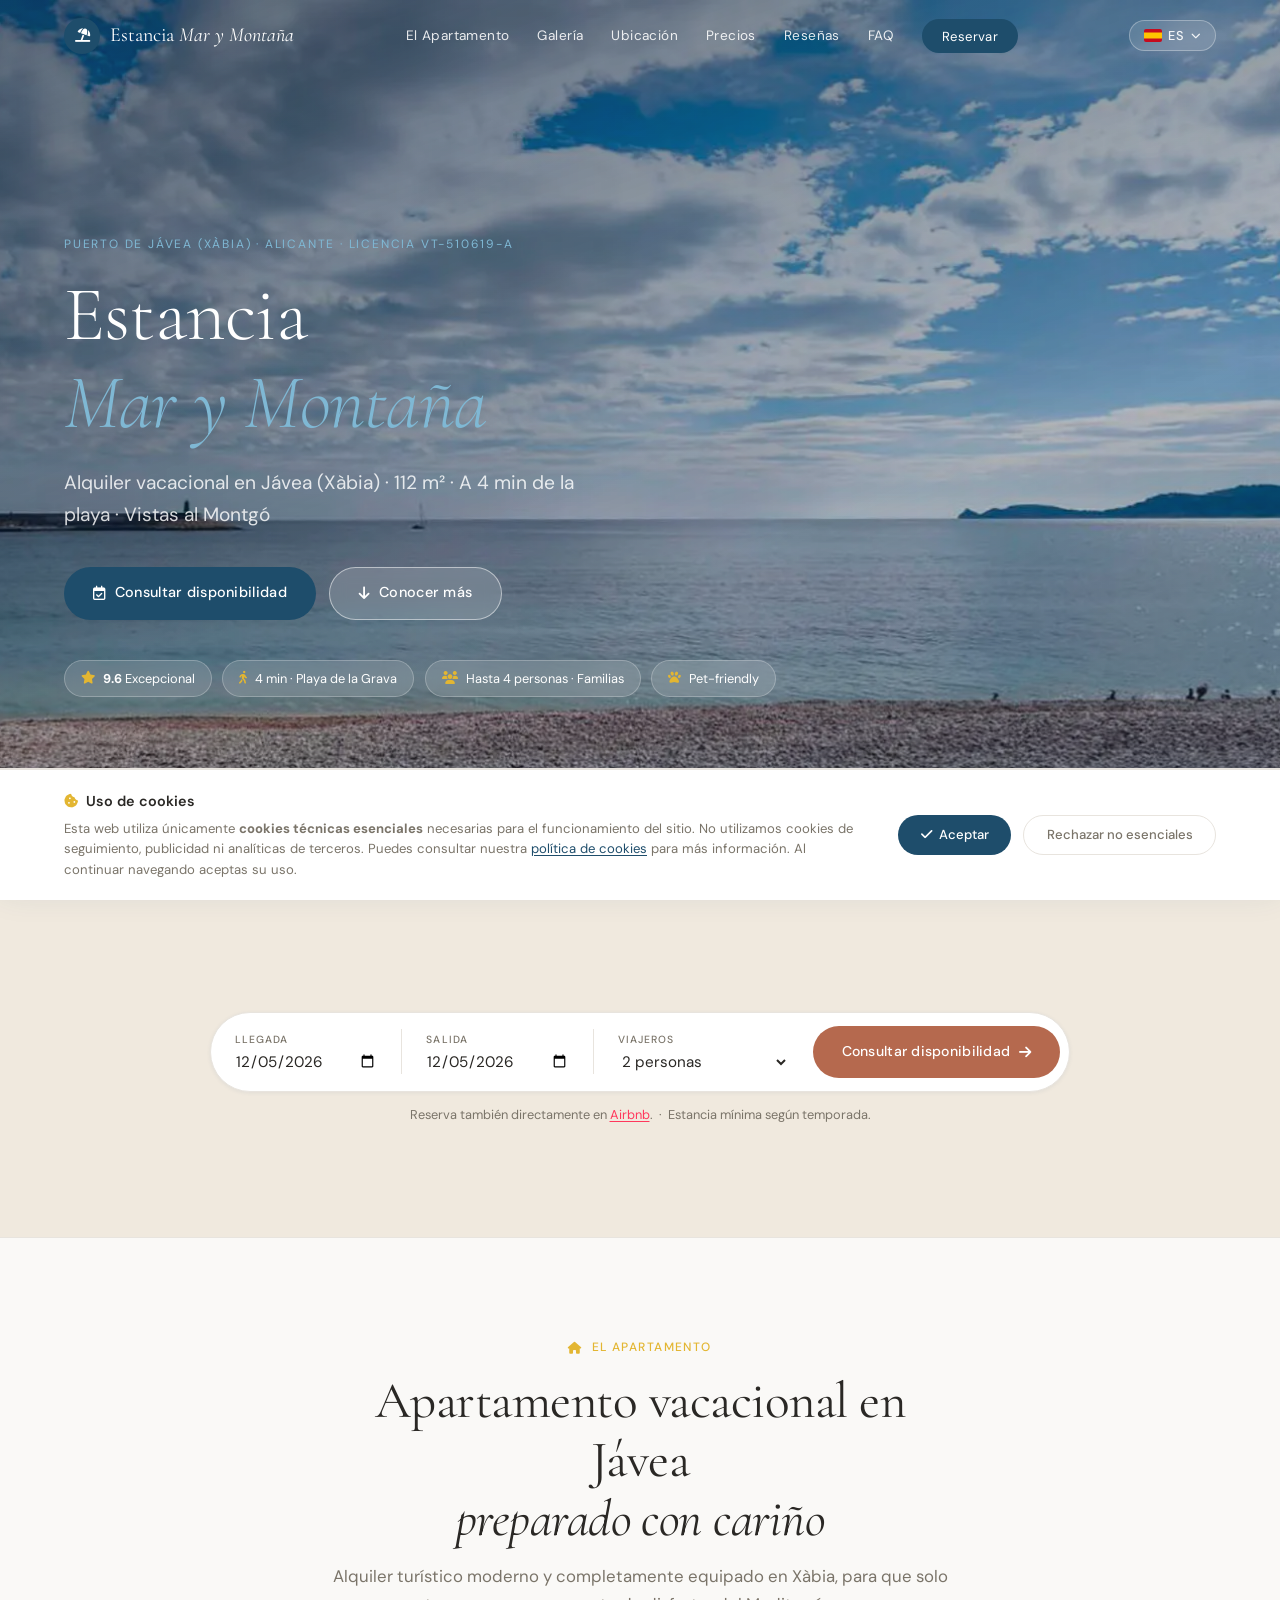
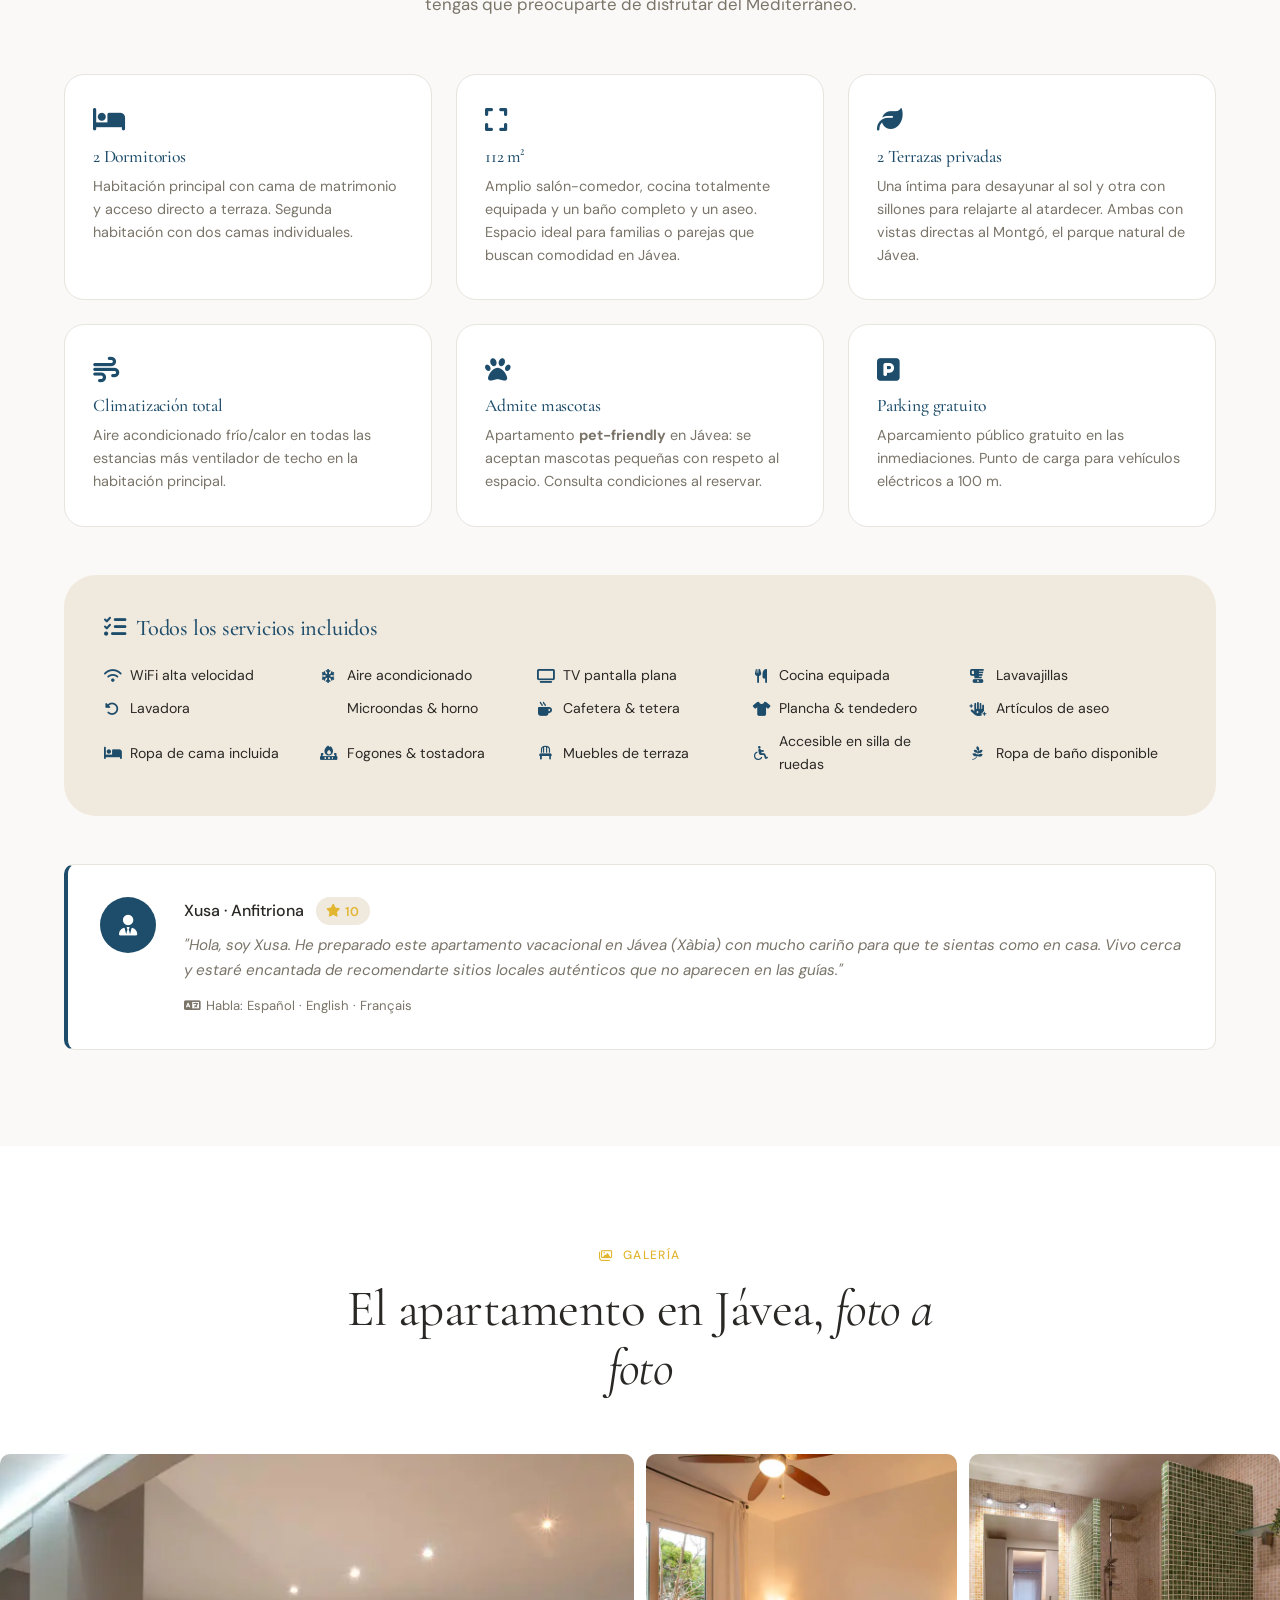
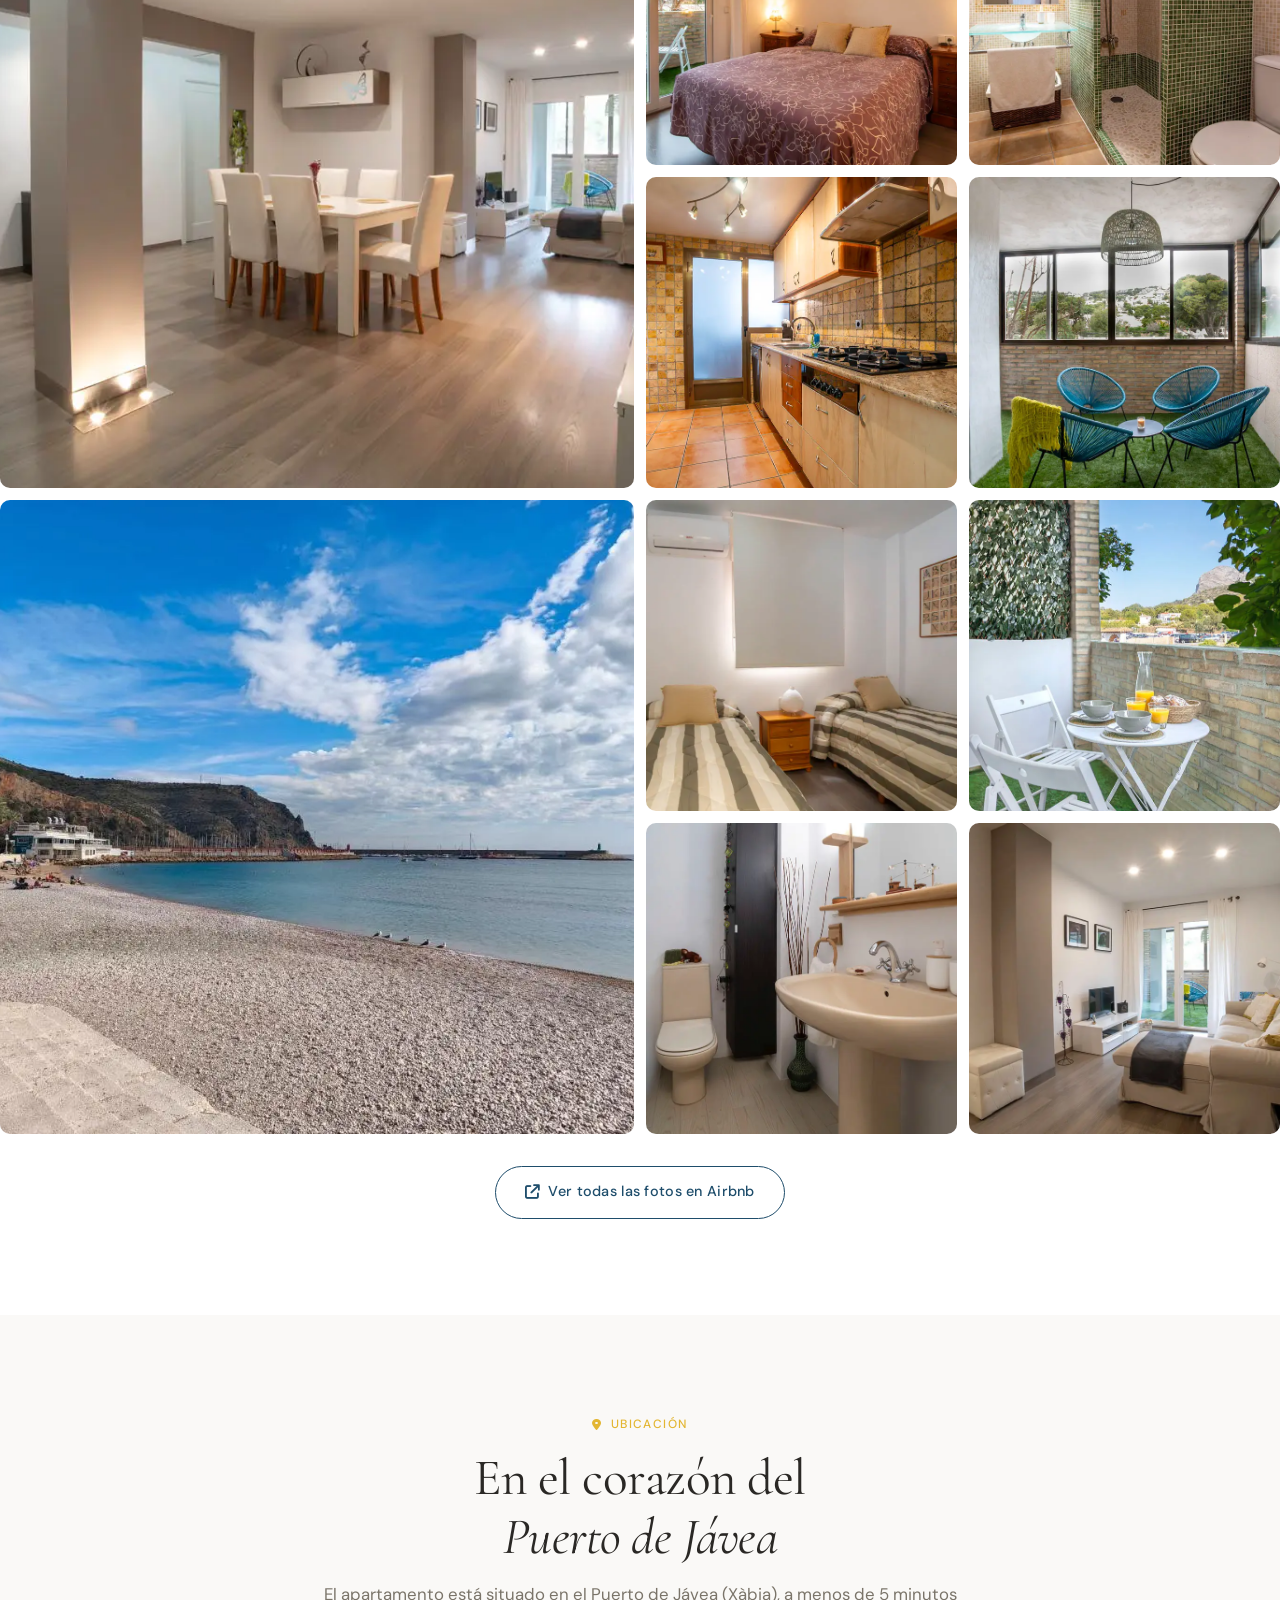
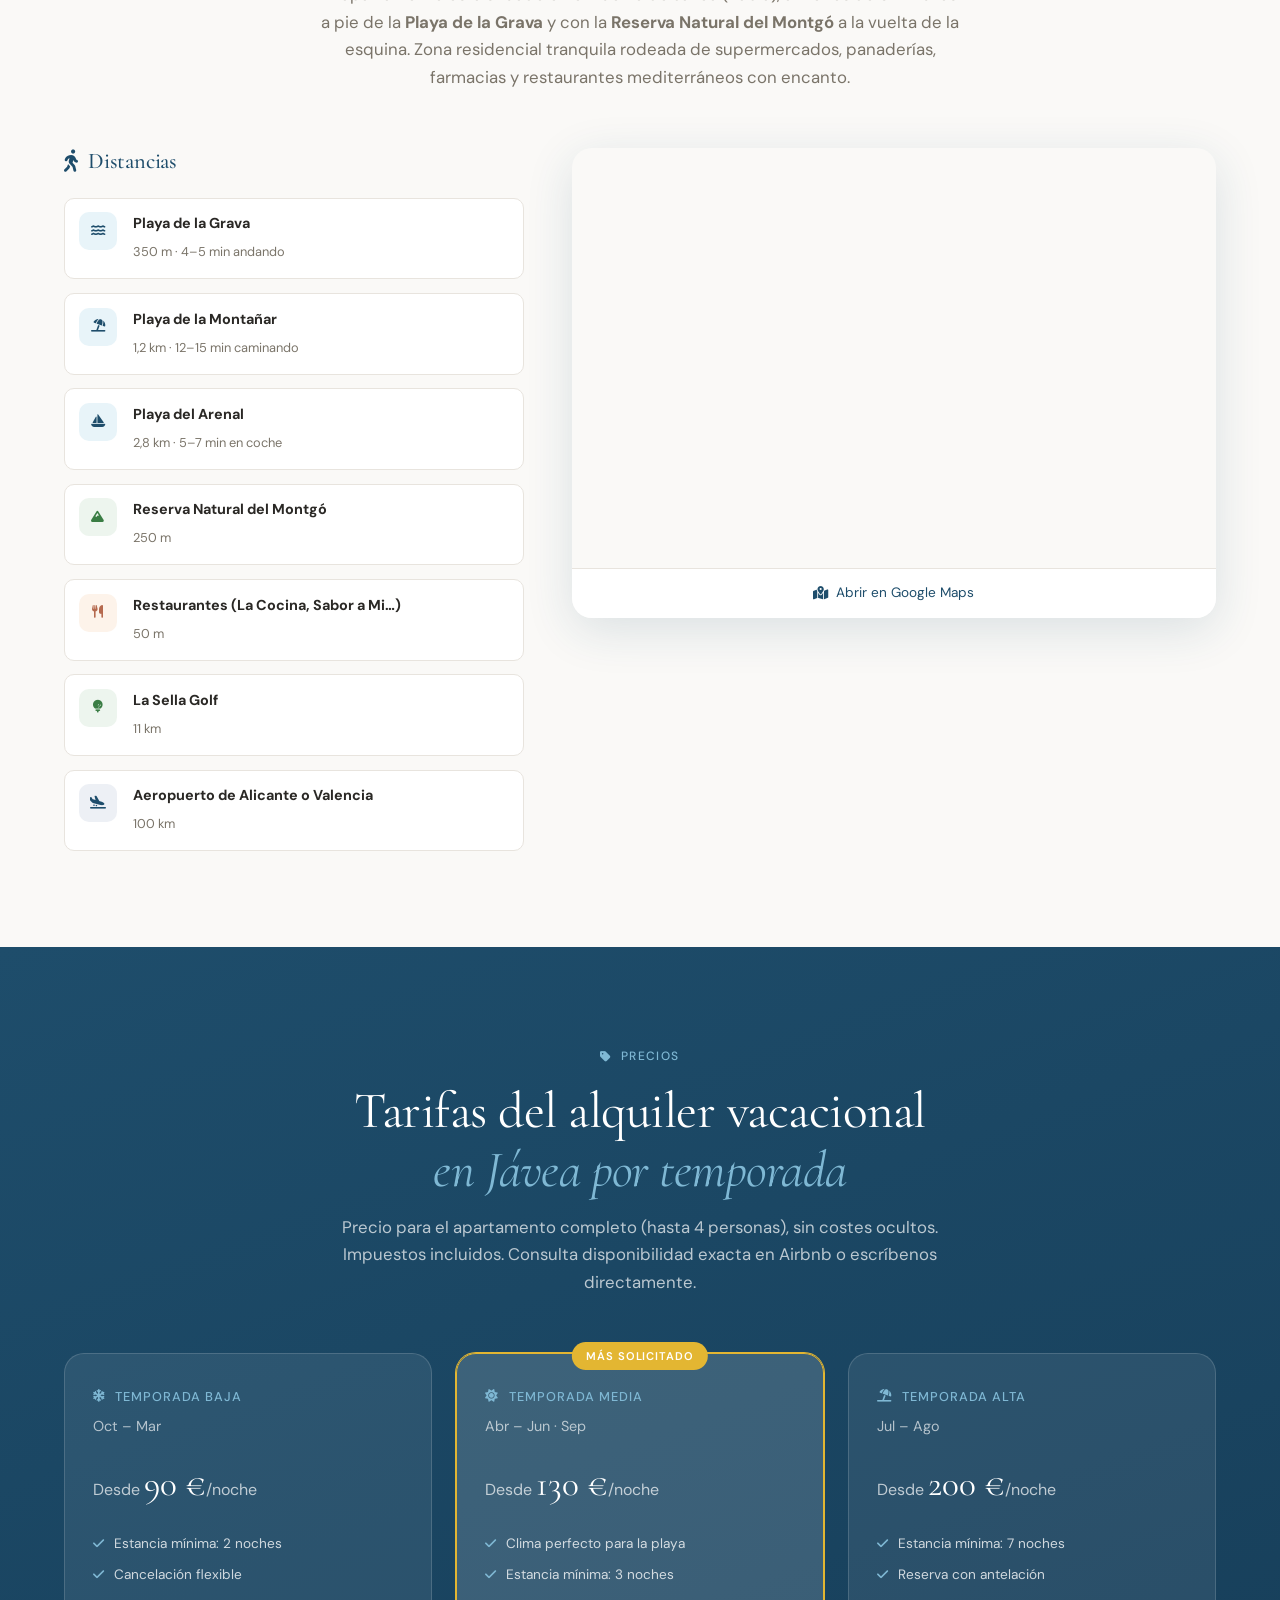
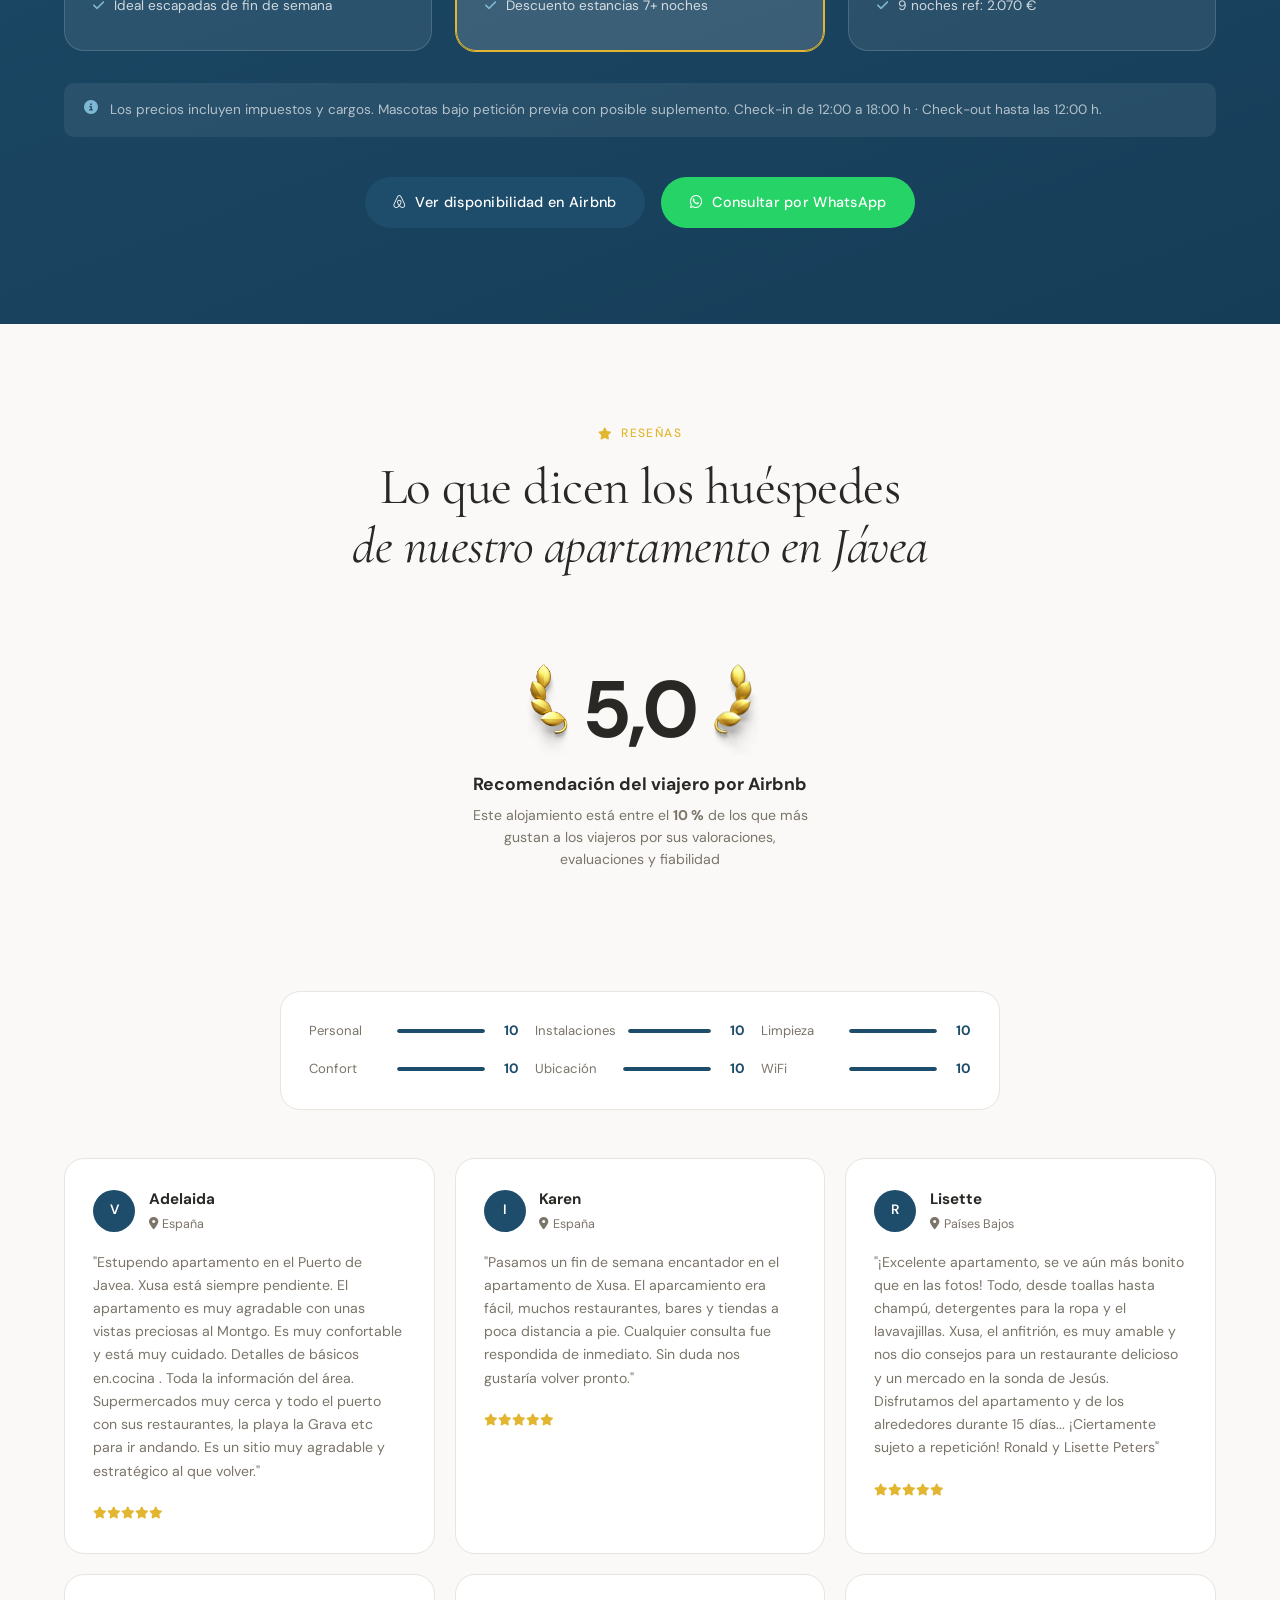
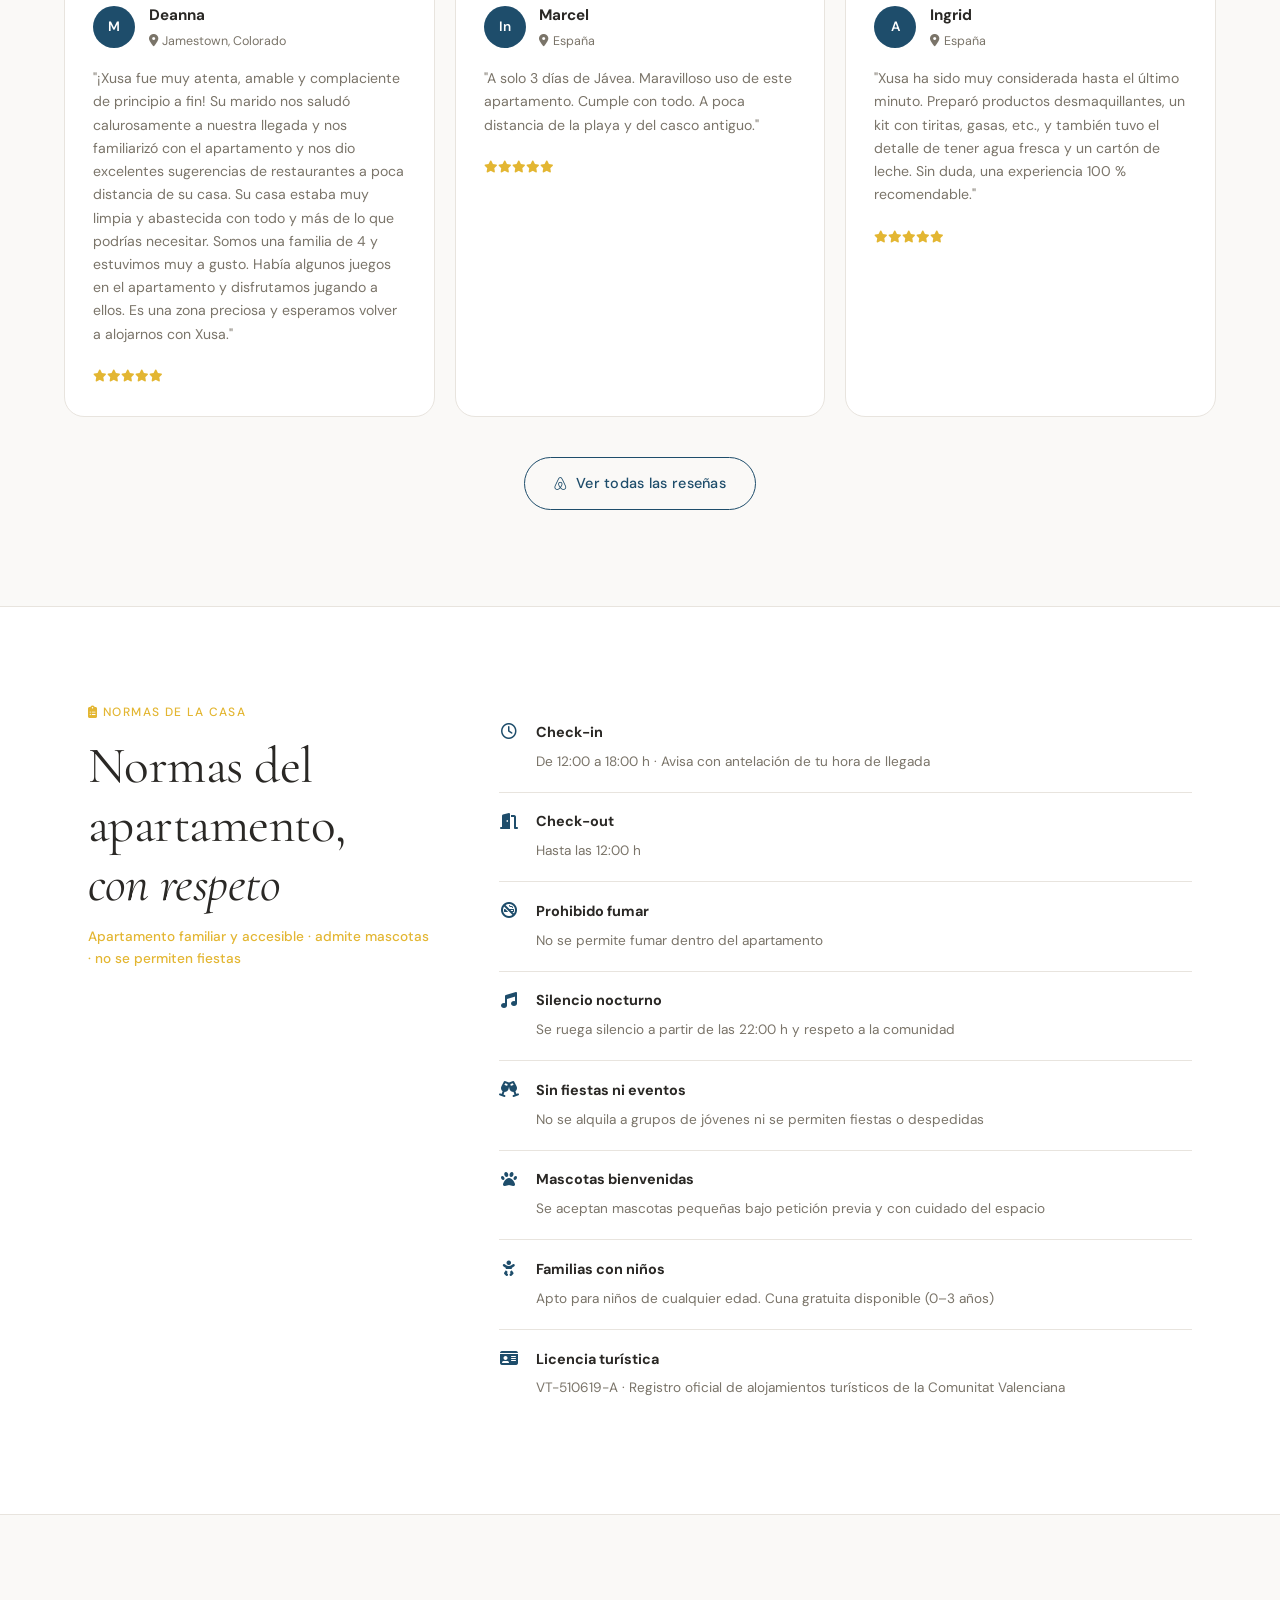
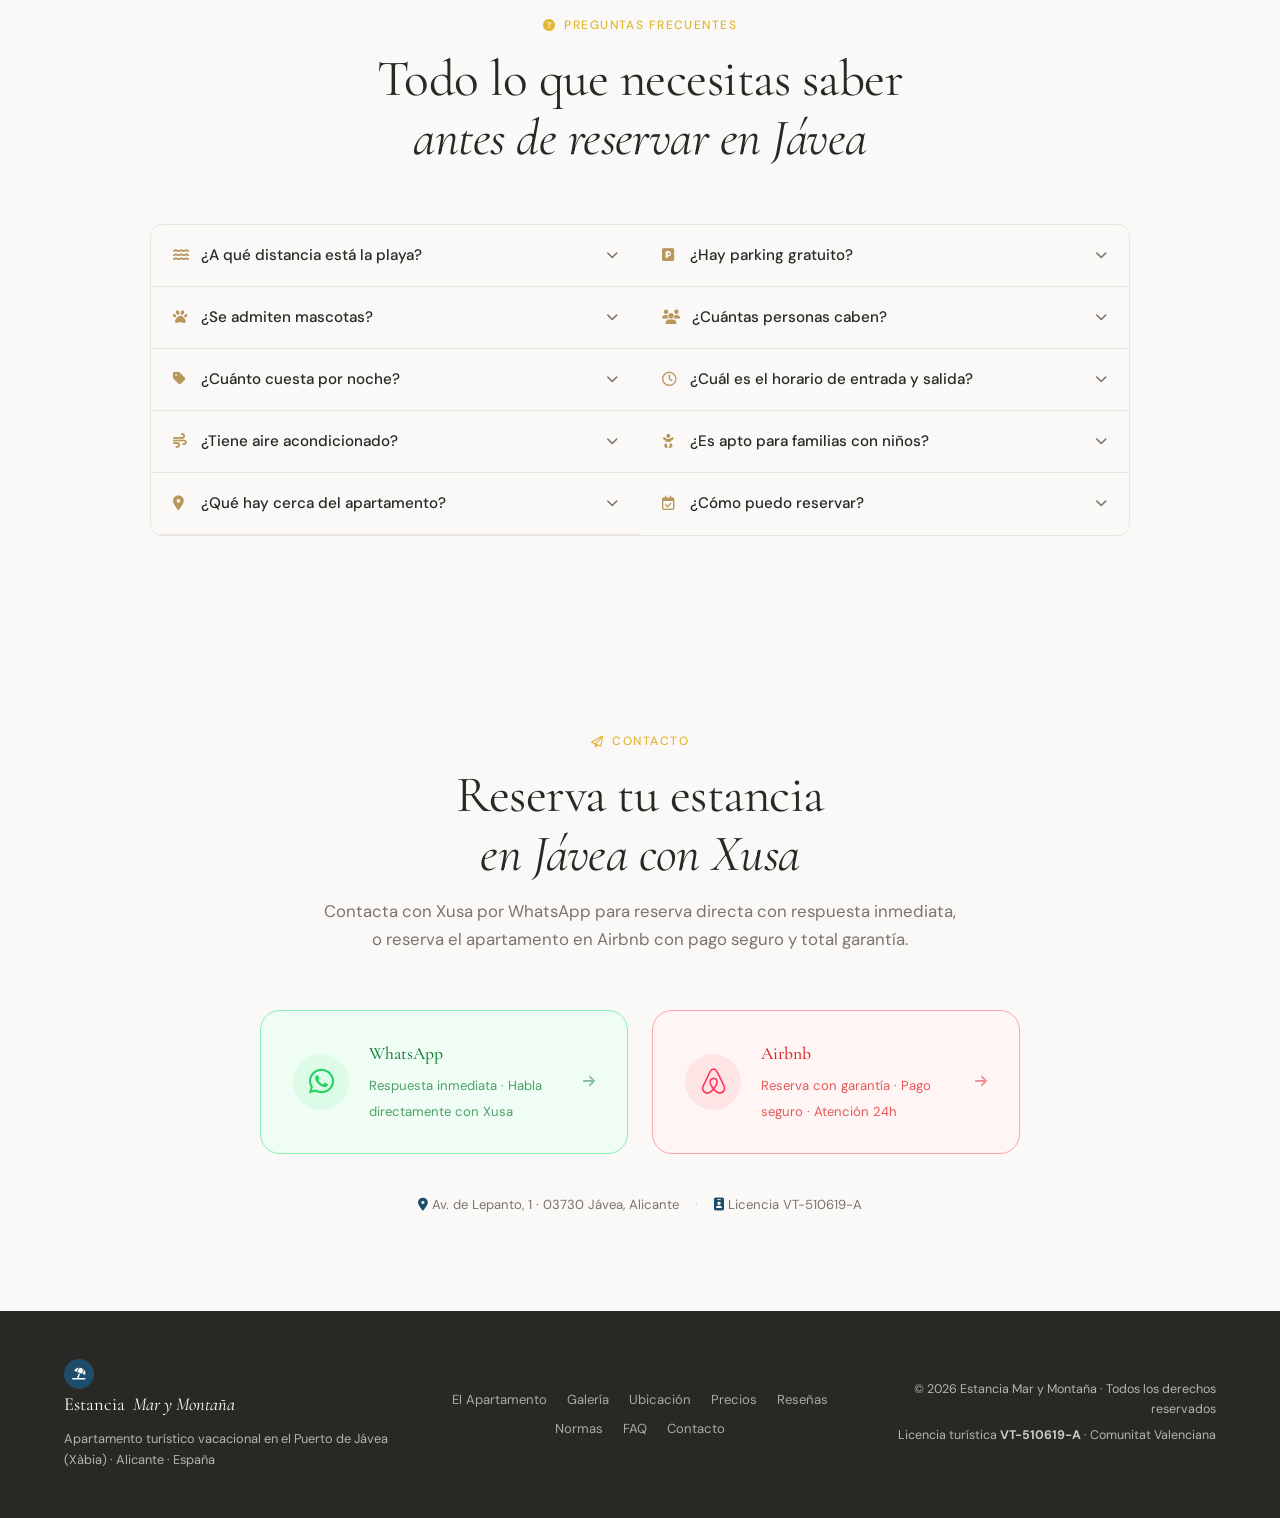
<file: index.html>
<!DOCTYPE html>
<html lang="es">
<head>
  <meta charset="UTF-8" />
  <meta name="viewport" content="width=device-width, initial-scale=1.0" />

  <title>Estancia Mar y Montaña – Apartamento en Jávea</title>
  <meta name="description" content="Apartamento turístico en el Puerto de Jávea. 2 habitaciones · 2 terrazas · Vistas al Montgó · 4 min de la playa." />
  <meta name="robots" content="noindex, follow" />

  <!--
    ═══════════════════════════════════════════════════════════
    INDEX RAÍZ – Redirección por idioma del navegador
    ─────────────────────────────────────────────────────────
    Este archivo NO tiene contenido visible.
    Su única función es detectar el idioma del navegador
    y redirigir al directorio de idioma correcto.

    PARA AÑADIR UN NUEVO IDIOMA:
      1. Duplica la carpeta de idioma:  cp -r es/ en/
      2. Traduce todo el contenido de   en/index.html
      3. En el bloque LANG_MAP de abajo, añade la entrada:
            'en': 'en',
         y también variantes regionales si se necesitan:
            'en-US': 'en', 'en-GB': 'en',
      4. Descomenta la línea <link rel="alternate hreflang>
         correspondiente en este archivo Y en todos los
         index.html de las demás carpetas de idioma.
      5. Actualiza x-default al idioma más relevante
         si el español deja de ser el principal.
    ═══════════════════════════════════════════════════════════
  -->

  <!-- hreflang raíz -->
  <link rel="alternate" hreflang="es"        href="https://www.estanciamarymontana.com/es/" />
  <!-- <link rel="alternate" hreflang="en"     href="https://www.estanciamarymontana.com/en/" /> -->
  <!-- <link rel="alternate" hreflang="fr"     href="https://www.estanciamarymontana.com/fr/" /> -->
  <link rel="alternate" hreflang="x-default" href="https://www.estanciamarymontana.com/es/" />

  <!-- Fallback meta-refresh si JS está desactivado -->
  <meta http-equiv="refresh" content="0;url=es/" />

  <style>
    html, body { margin: 0; padding: 0; }
    body {
      font-family: Georgia, serif;
      background: #faf9f7;
      display: flex;
      align-items: center;
      justify-content: center;
      min-height: 100vh;
      color: #7a7469;
      font-size: .9rem;
    }
    .loader { text-align: center; opacity: 0; animation: fadeIn .4s .2s forwards; }
    .loader-icon { font-size: 2rem; margin-bottom: .75rem; }
    @keyframes fadeIn { to { opacity: 1; } }
  </style>
</head>
<body>
  <div class="loader" aria-live="polite">
    <div class="loader-icon">🏖️</div>
    <p>Redirigiendo…</p>
  </div>

  <script>
    (function () {
      /*
       * LANG_MAP
       * Clave  → código de idioma del navegador (navigator.language)
       * Valor  → nombre de la carpeta en este proyecto
       *
       * Añade entradas aquí al crear nuevas carpetas de idioma.
       */
      var LANG_MAP = {
        'es':    'es',
        'es-ES': 'es',
        'es-MX': 'es',
        'es-AR': 'es',
        'es-CO': 'es',
        'es-CL': 'es',
        /* 'en':    'en',   ← descomentar al crear carpeta en/ */
        /* 'en-US': 'en',   */
        /* 'en-GB': 'en',   */
        /* 'fr':    'fr',   ← descomentar al crear carpeta fr/ */
        /* 'fr-FR': 'fr',   */
        /* 'fr-BE': 'fr',   */
      };

      /* Idioma por defecto si el navegador no coincide con ninguna entrada */
      var DEFAULT_LANG = 'es';

      /* ── Detección ── */
      var langs = (navigator.languages && navigator.languages.length)
        ? Array.from(navigator.languages)
        : (navigator.language ? [navigator.language] : []);

      var target = DEFAULT_LANG;
      for (var i = 0; i < langs.length; i++) {
        var lang = langs[i];
        if (LANG_MAP[lang])             { target = LANG_MAP[lang]; break; }
        var prefix = lang.split('-')[0];
        if (LANG_MAP[prefix])           { target = LANG_MAP[prefix]; break; }
      }

      /* Redirigir preservando query string y hash */
      window.location.replace(target + '/' + window.location.search + window.location.hash);
    })();
  </script>
</body>
</html>
</file>
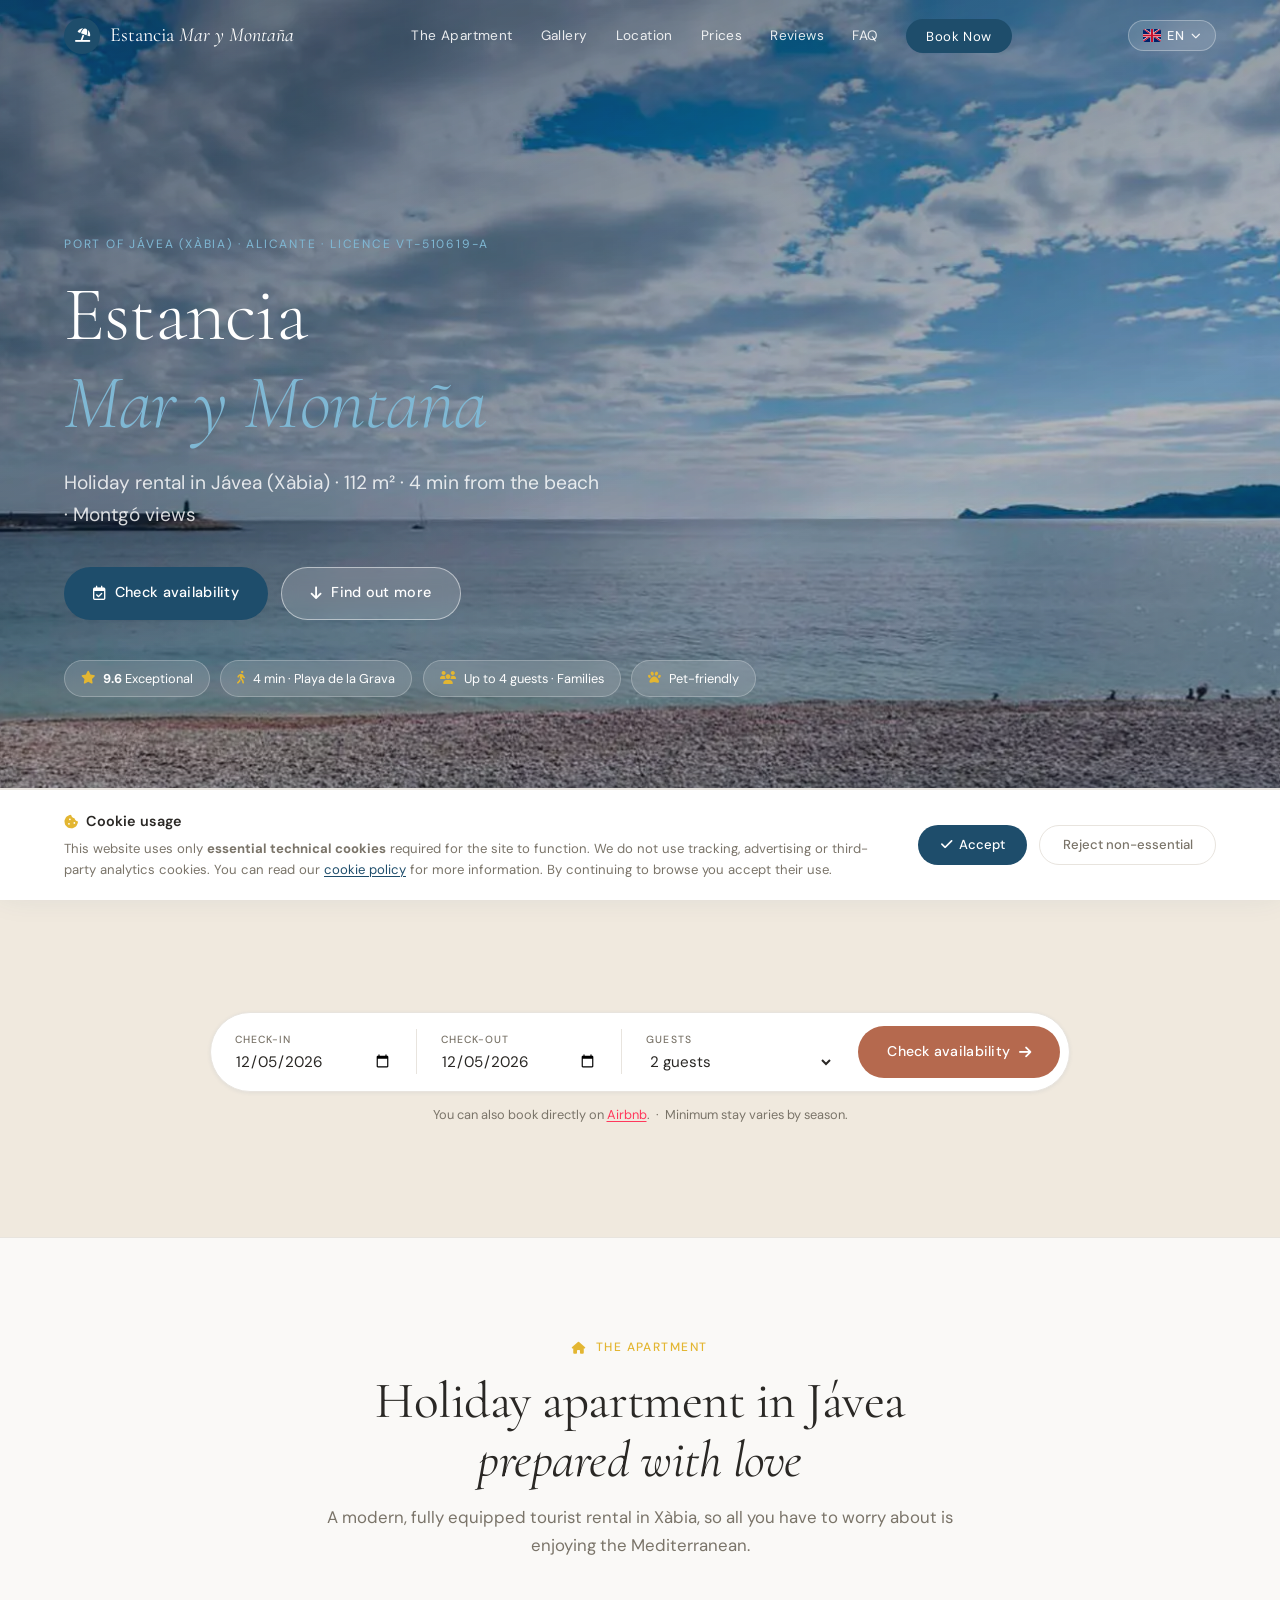
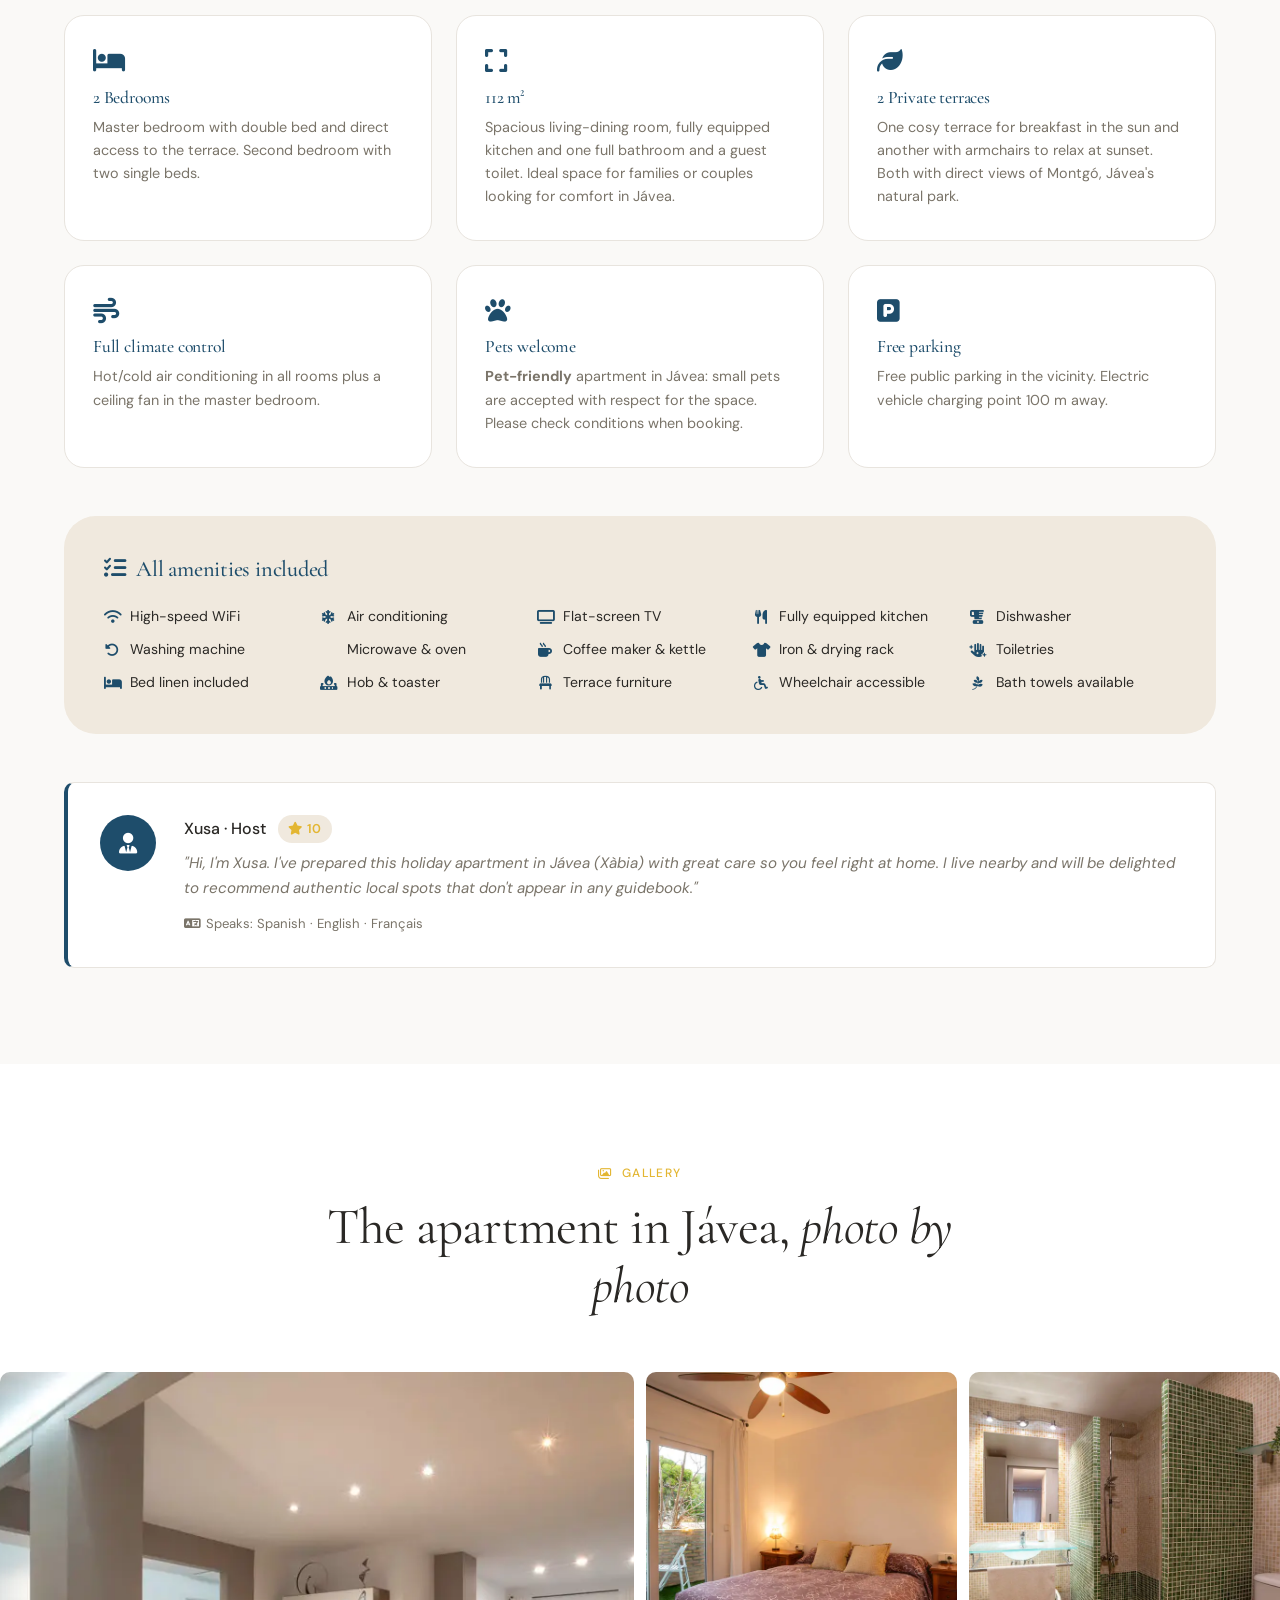
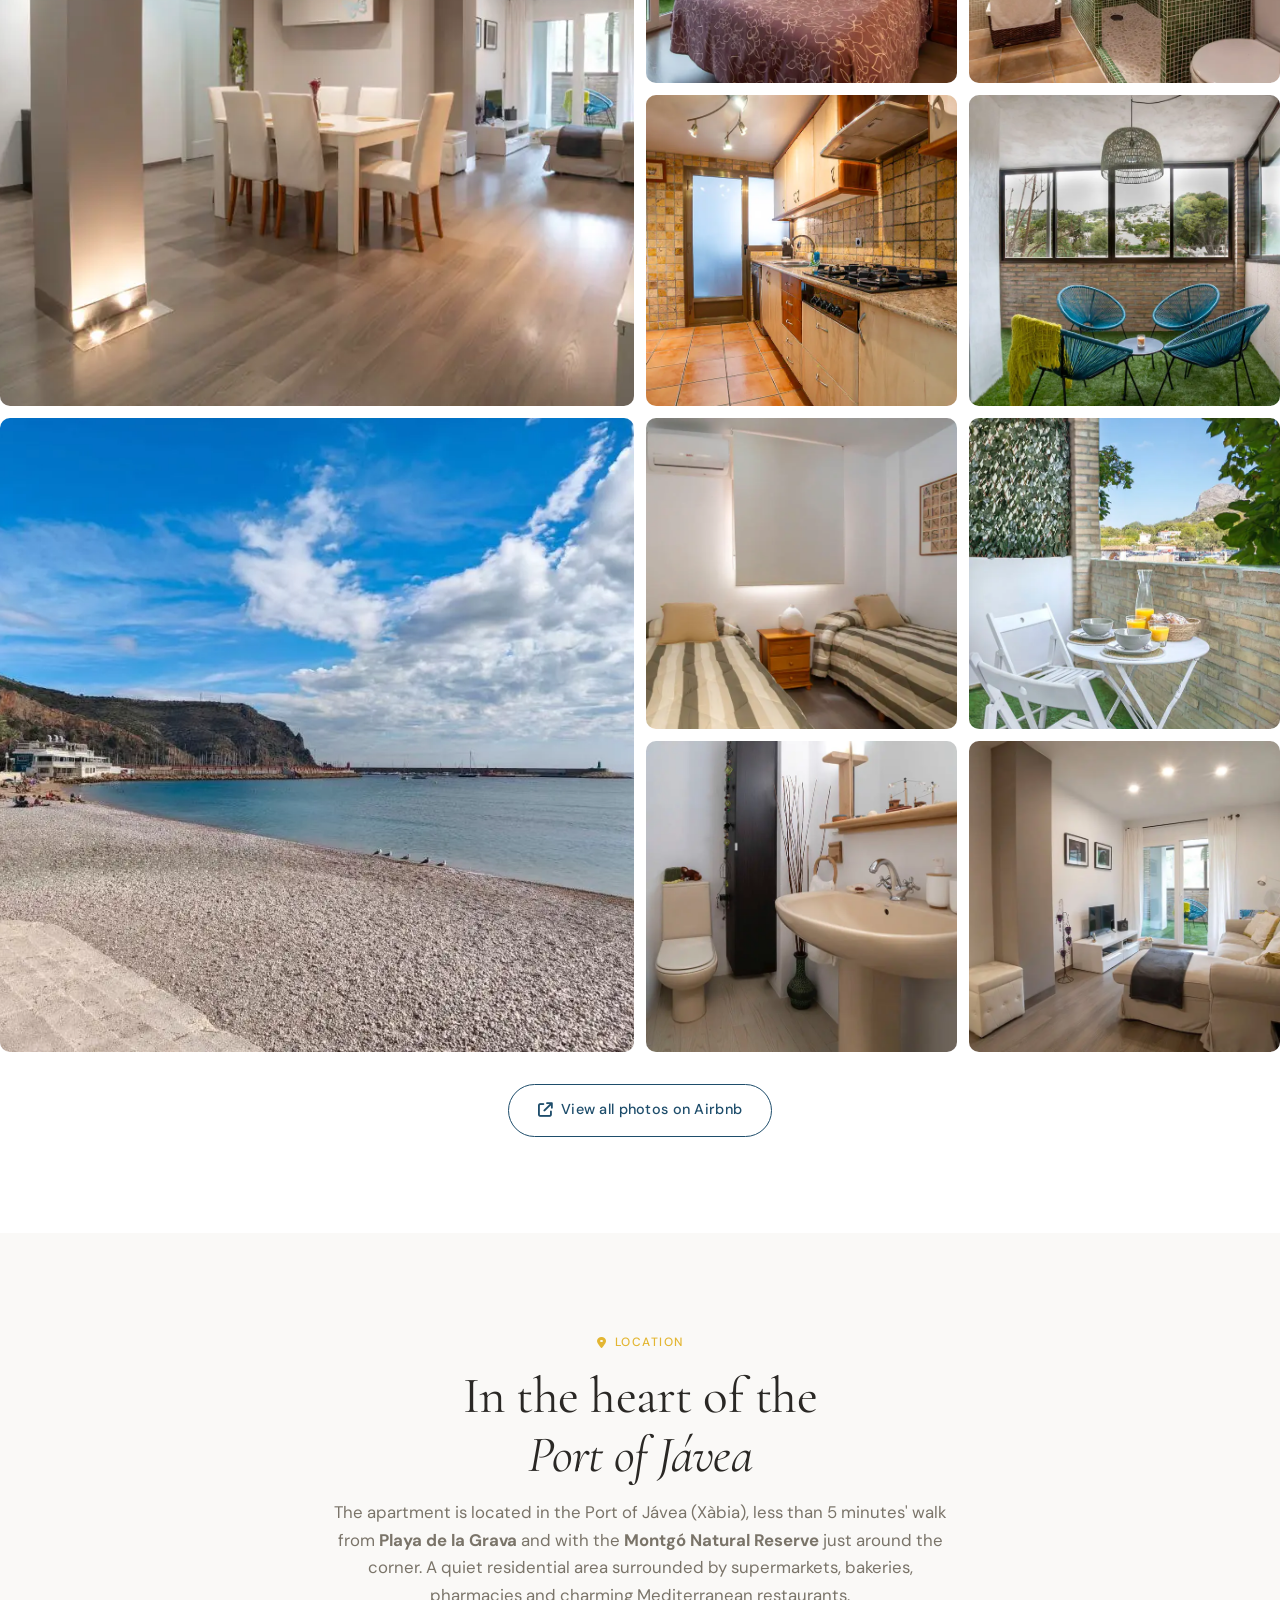
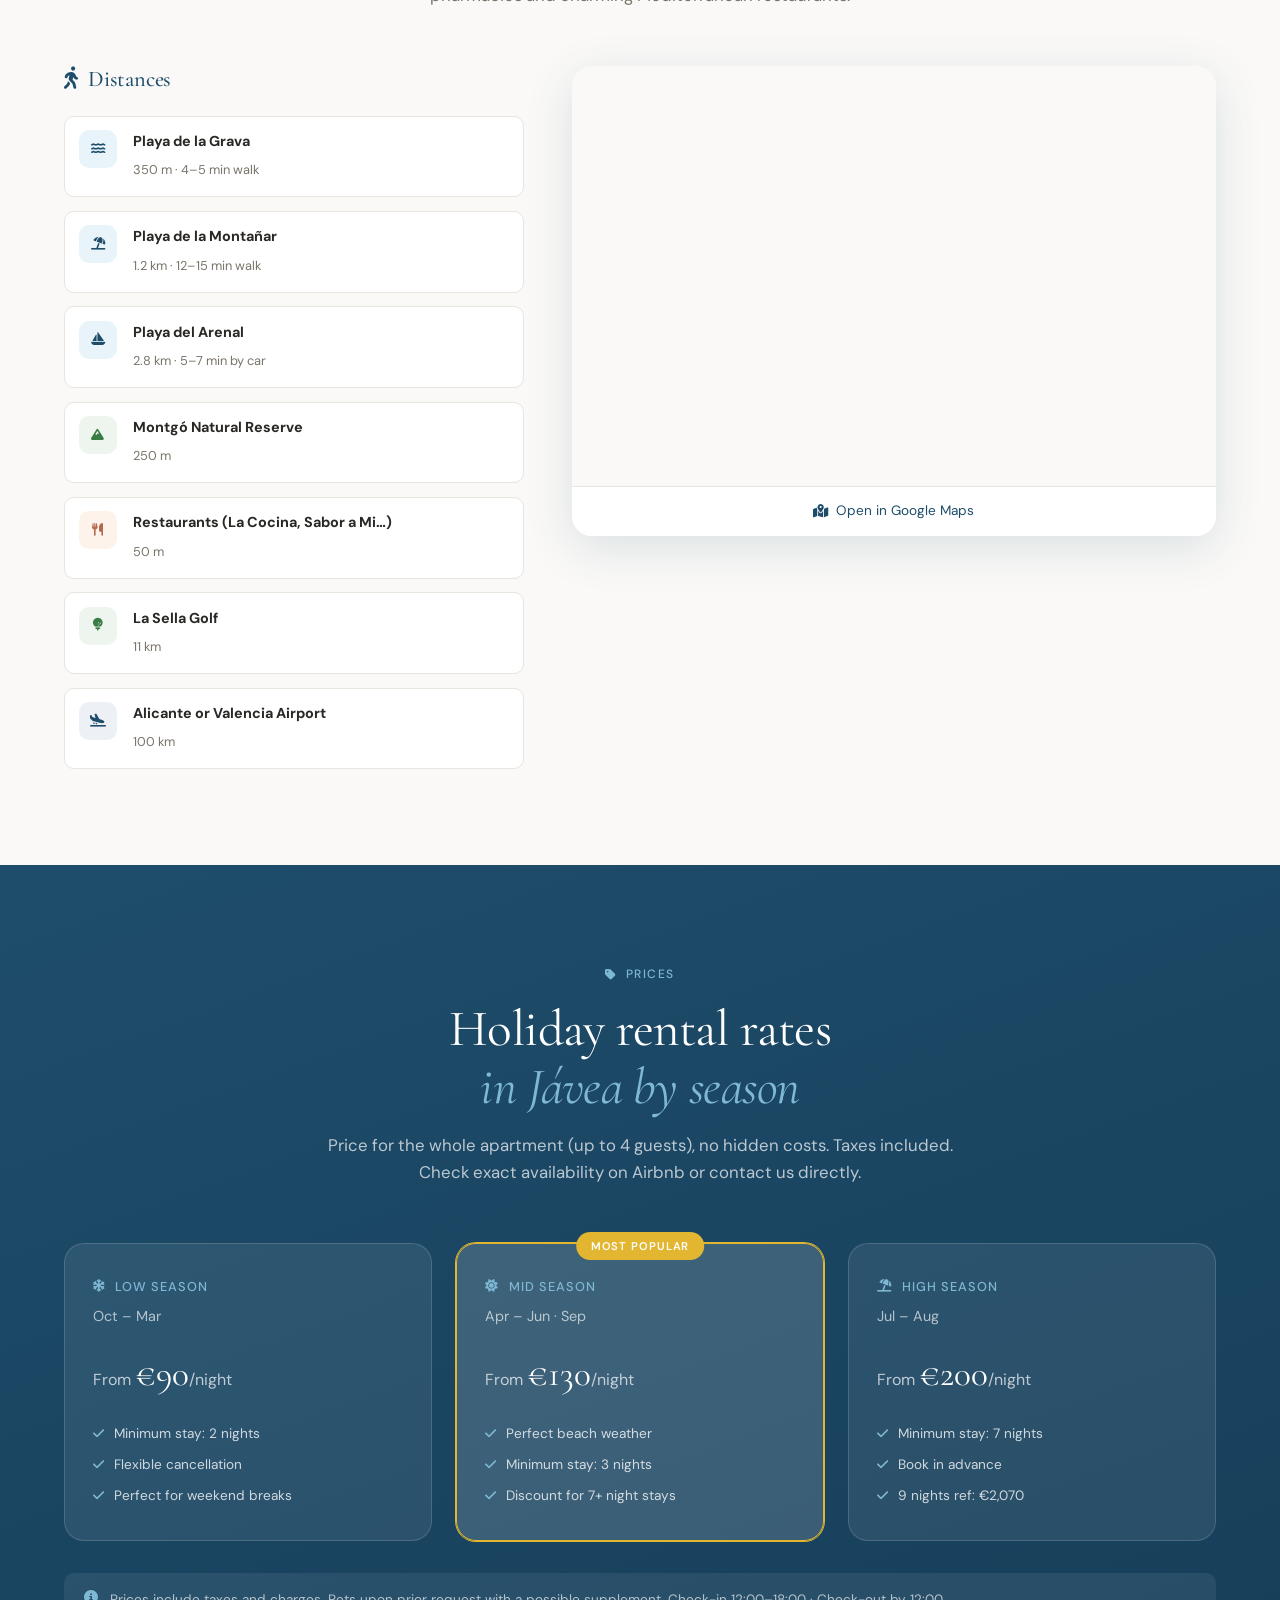
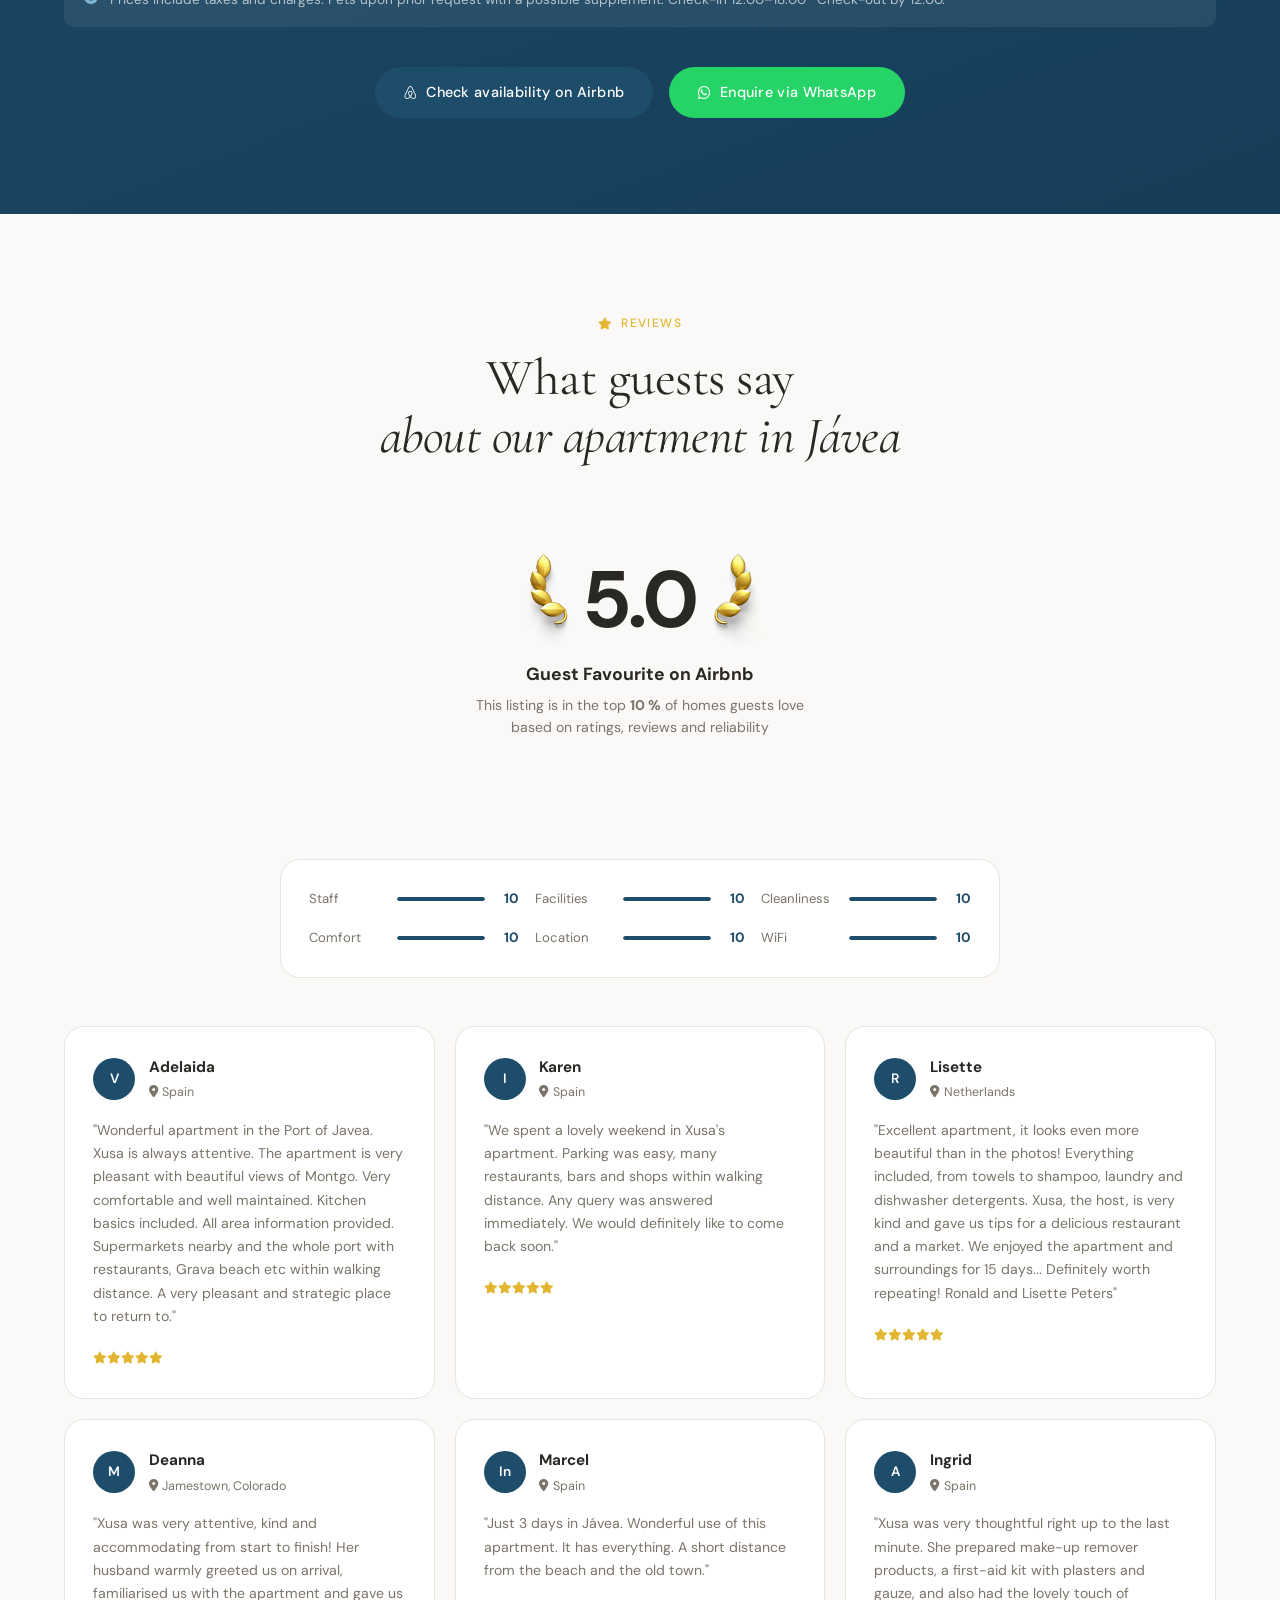
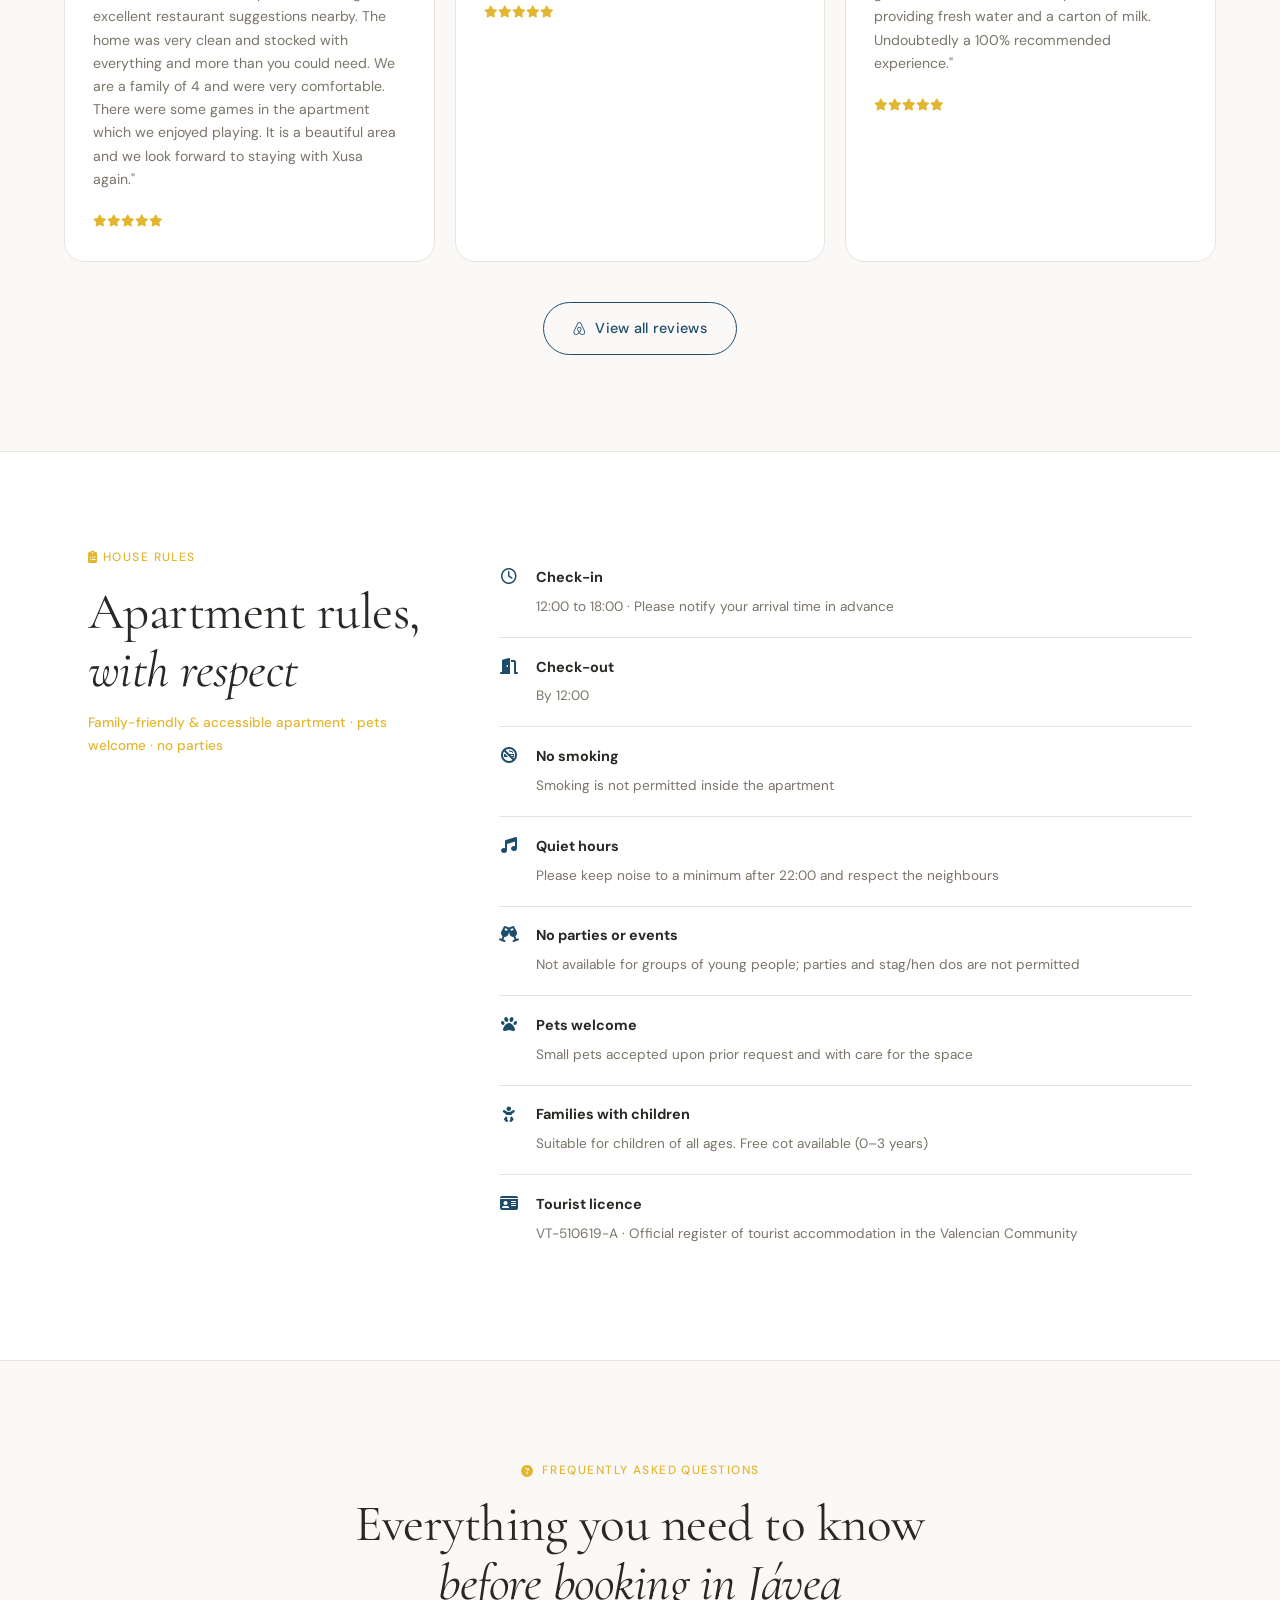
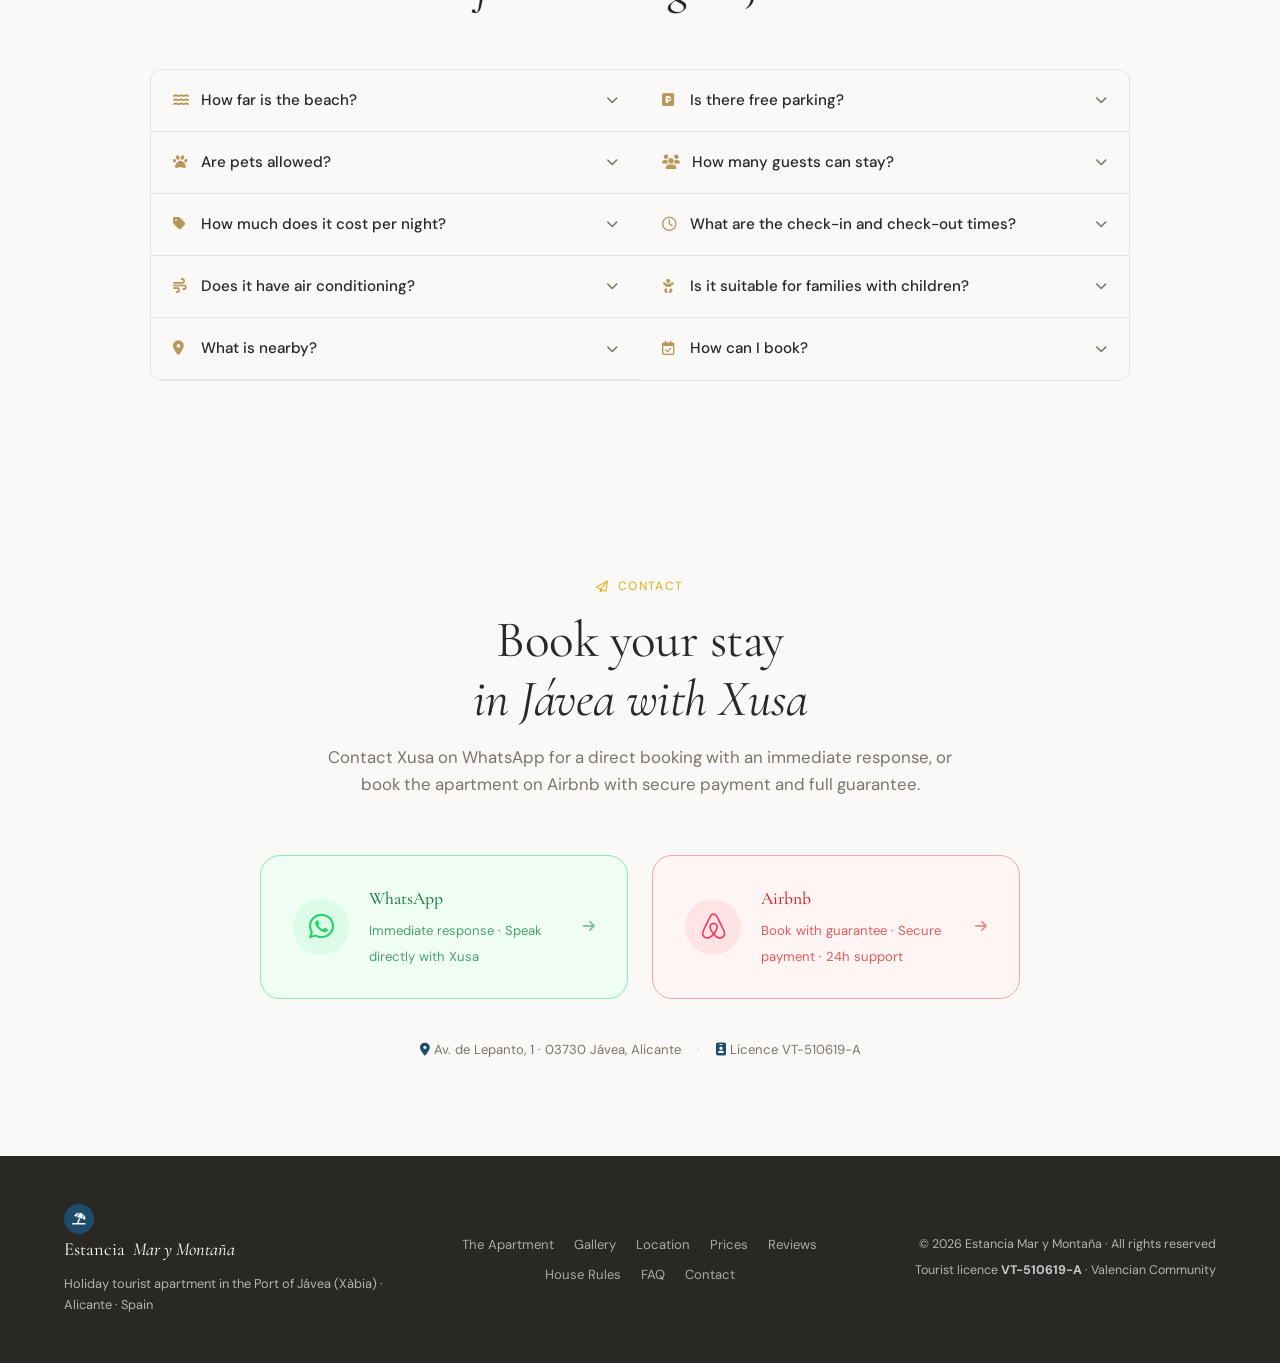
<file: en/index.html>
<!DOCTYPE html>
<html lang="en">
<head>
  <meta charset="UTF-8" />
  <meta name="viewport" content="width=device-width, initial-scale=1.0" />

  <!-- SEO Primary -->
  <title>Holiday Apartment in Jávea (Xàbia) · 2 bed · Grava Beach 4 min | Estancia Mar y Montaña</title>
  <meta name="description" content="Holiday rental in Jávea (Xàbia) · 112 m² · 2 bedrooms · 2 terraces with Montgó views · 4 min to Playa de la Grava · pet-friendly · free parking · from €90/night." />
  <meta name="keywords" content="holiday apartment Jávea, tourist rental Xàbia, Jávea port apartment, family apartment Jávea, beach rental Jávea, pet-friendly Jávea, Estancia Mar y Montaña, Montgó apartment, July August rental Jávea" />
  <meta name="author" content="Xusa – Estancia Mar y Montaña" />

  <!-- Canonical: this version is /en/ -->
  <link rel="canonical" href="https://www.estanciamarymontana.com/en/" />

  <!--
    ═══════════════════════════════════════════════════════════
    HREFLANG – SEO Internationalisation
    Instructions to add a new language:
      1. Duplicate the es/ folder → en/ (or fr/, de/, etc.)
      2. Translate the content of en/index.html
      3. Add a hreflang line here for the new language:
         <link rel="alternate" hreflang="en" href="https://www.estanciamarymontana.com/en/" />
      4. Replicate this hreflang block in ALL index.html files
         across all languages (including the root)
    ═══════════════════════════════════════════════════════════
  -->
  <link rel="alternate" hreflang="es"    href="https://www.estanciamarymontana.com/es/" />
  <link rel="alternate" hreflang="en"    href="https://www.estanciamarymontana.com/en/" />
  <link rel="alternate" hreflang="fr" href="https://www.estanciamarymontana.com/fr/" />
  <link rel="alternate" hreflang="x-default" href="https://www.estanciamarymontana.com/es/" />
  <link rel="icon" href="/img/favicon.ico" type="image/x-icon" />
  <link rel="apple-touch-icon" href="/img/apple-touch-icon.png" />
  <link rel="sitemap" type="application/xml" href="/sitemap.xml" />

  <!-- GEO Meta Tags -->
  <meta name="geo.region" content="ES-VC" />
  <meta name="geo.placename" content="Jávea (Xàbia), Alicante, Spain" />
  <meta name="geo.position" content="38.7876;0.1643" />
  <meta name="ICBM" content="38.7876, 0.1643" />

  <!-- Open Graph -->
  <meta property="og:type" content="website" />
  <meta property="og:title" content="Holiday Apartment in Jávea (Xàbia) · 2 bed · Terrace · Beach 4 min | Estancia Mar y Montaña" />
  <meta property="og:description" content="112 m² · 2 bedrooms · 2 terraces with Montgó views · Playa de la Grava 4 min away · Pet-friendly · Free parking · From €90/night" />
  <meta property="og:url" content="https://www.estanciamarymontana.com/en/" />
  <meta property="og:locale" content="en_GB" />
  <meta property="og:locale:alternate" content="es_ES" />
  <!-- og:image: once the domain is live, replace with the absolute URL of your own image: -->
       <meta property="og:image" content="https://estanciamarymontana.com/img/Terraza-exterior.webp" />
       <meta property="og:image:width" content="1920" />
       <meta property="og:image:height" content="1080" />
       <meta property="og:image:alt" content="Terrace of the Estancia Mar y Montaña holiday apartment in Jávea with Montgó views" />
 
  <meta property="og:image" content="https://estanciamarymontana.com/img/Terraza-exterior.webp" />
  <meta property="og:site_name" content="Estancia Mar y Montaña" />

  <!-- Twitter Card -->
  <meta name="twitter:card" content="summary_large_image" />
  <meta name="twitter:title" content="Holiday Apartment in Jávea (Xàbia) · Beach 4 min · Pet-friendly | Estancia Mar y Montaña" />
  <meta name="twitter:description" content="112 m² · 2 bed · 2 terraces with Montgó views · Playa de la Grava 4 min away · Free parking · From €90/night." />
  <!-- twitter:image: replace with own absolute URL once domain is live -->
  <meta name="twitter:image" content="https://estanciamarymontana.com/img/Terraza-exterior.webp" />

<!-- ============================================================
     FULL SCHEMA LD+JSON BLOCK
     Replace the <script type="application/ld+json"> block in <head>
============================================================ -->
<script type="application/ld+json">
[
  {
    "@context": "https://schema.org",
    "@type": "LodgingBusiness",
    "name": "Estancia Mar y Montaña",
    "description": "112 m² tourist apartment in the port of Jávea with 2 bedrooms, 2 private terraces with Montgó views, 4 minutes' walk from Playa de la Grava. Air conditioning, free WiFi, free parking and pets welcome.",
    "url": "https://www.estanciamarymontana.com/",
    "telephone": "+34697359158",
    "address": {
      "@type": "PostalAddress",
      "streetAddress": "Av. de Lepanto, 1",
      "addressLocality": "Jávea",
      "addressRegion": "Alicante",
      "postalCode": "03730",
      "addressCountry": "ES"
    },
    "geo": {
      "@type": "GeoCoordinates",
      "latitude": 38.7876,
      "longitude": 0.1643
    },
    "hasMap": "https://maps.google.com/?q=38.7876,0.1643",
    "image": [
      "https://www.estanciamarymontana.com/img/hero-image.webp",
      "https://www.estanciamarymontana.com/img/Salon-comedor.webp",
      "https://www.estanciamarymontana.com/img/Terraza-vistas.webp",
      "https://www.estanciamarymontana.com/img/habitacion-principal.webp"
    ],
    "priceRange": "€€",
    "currenciesAccepted": "EUR",
    "paymentAccepted": "Credit card, bank transfer",
    "checkinTime": "12:00",
    "checkoutTime": "12:00",
    "amenityFeature": [
      {"@type": "LocationFeatureSpecification", "name": "Free WiFi", "value": true},
      {"@type": "LocationFeatureSpecification", "name": "Air conditioning", "value": true},
      {"@type": "LocationFeatureSpecification", "name": "Free parking", "value": true},
      {"@type": "LocationFeatureSpecification", "name": "Private terrace", "value": true},
      {"@type": "LocationFeatureSpecification", "name": "Pets allowed", "value": true},
      {"@type": "LocationFeatureSpecification", "name": "Dishwasher", "value": true},
      {"@type": "LocationFeatureSpecification", "name": "Washing machine", "value": true},
      {"@type": "LocationFeatureSpecification", "name": "Fully equipped kitchen", "value": true},
      {"@type": "LocationFeatureSpecification", "name": "Television", "value": true},
      {"@type": "LocationFeatureSpecification", "name": "Wheelchair accessible", "value": true},
      {"@type": "LocationFeatureSpecification", "name": "Cot available", "value": true},
      {"@type": "LocationFeatureSpecification", "name": "Bed linen included", "value": true}
    ],
    "aggregateRating": {
      "@type": "AggregateRating",
      "ratingValue": "4.8",
      "reviewCount": "9",
      "bestRating": "5",
      "worstRating": "1"
    },
    "review": [
      {
        "@type": "Review",
        "author": {"@type": "Person", "name": "Adelaida"},
        "reviewRating": {"@type": "Rating", "ratingValue": "5", "bestRating": "5"},
        "reviewBody": "Wonderful apartment in the Port of Javea. Xusa is always attentive. The apartment is very pleasant with beautiful views of Montgo. It is very comfortable and well maintained. Supermarkets nearby and the whole port with its restaurants, Grava beach etc within walking distance. It is a very pleasant and strategic place to return to.",
        "inLanguage": "en"
      },
      {
        "@type": "Review",
        "author": {"@type": "Person", "name": "Karen"},
        "reviewRating": {"@type": "Rating", "ratingValue": "5", "bestRating": "5"},
        "reviewBody": "We spent a lovely weekend in Xusa's apartment. Parking was easy, many restaurants, bars and shops within walking distance. Any query was answered immediately. We would definitely like to come back soon.",
        "inLanguage": "en"
      },
      {
        "@type": "Review",
        "author": {"@type": "Person", "name": "Lisette"},
        "reviewRating": {"@type": "Rating", "ratingValue": "5", "bestRating": "5"},
        "reviewBody": "Excellent apartment, it looks even more beautiful than in the photos. All-inclusive, from towels to shampoo and detergents. Xusa, the host, is very kind and gave us tips for a delicious restaurant. We enjoyed the apartment and surroundings for 15 days. Definitely worth repeating.",
        "inLanguage": "en"
      },
      {
        "@type": "Review",
        "author": {"@type": "Person", "name": "Deanna"},
        "reviewRating": {"@type": "Rating", "ratingValue": "5", "bestRating": "5"},
        "reviewBody": "Xusa was very attentive, kind and accommodating from start to finish. Her husband warmly greeted us on arrival and familiarised us with the apartment, giving us excellent restaurant suggestions. The home was very clean and stocked with everything and more than you could need. We are a family of 4 and were very comfortable. We look forward to staying with Xusa again.",
        "inLanguage": "en"
      },
      {
        "@type": "Review",
        "author": {"@type": "Person", "name": "Marcel"},
        "reviewRating": {"@type": "Rating", "ratingValue": "5", "bestRating": "5"},
        "reviewBody": "Wonderful use of this apartment. It has everything. A short distance from the beach and the old town.",
        "inLanguage": "en"
      },
      {
        "@type": "Review",
        "author": {"@type": "Person", "name": "Ingrid"},
        "reviewRating": {"@type": "Rating", "ratingValue": "5", "bestRating": "5"},
        "reviewBody": "Xusa was very thoughtful right up to the last minute. She prepared make-up remover products, a kit with plasters, gauze, etc., and also had the lovely touch of providing fresh water and a carton of milk. Undoubtedly a 100% recommended experience.",
        "inLanguage": "en"
      }
    ],
    "touristType": ["Family", "Couple", "Travelers with pets"],
    "numberOfRooms": 2,
    "floorSize": {"@type": "QuantitativeValue", "value": 112, "unitCode": "MTK"},
    "petsAllowed": true,
    "identifier": "VT-510619-A",
    "inLanguage": ["es", "en", "fr"],
    "sameAs": [
      "https://www.airbnb.es/rooms/1462335158547780452"
    ]
  },
  {
    "@context": "https://schema.org",
    "@type": "FAQPage",
    "mainEntity": [
      {
        "@type": "Question",
        "name": "How far is the beach?",
        "acceptedAnswer": {
          "@type": "Answer",
          "text": "Playa de la Grava is just 350 metres away, about 4–5 minutes on foot. Playa de la Montañar is 1.2 km away (12–15 min walk) and Playa del Arenal is 2.8 km away (5–7 min by car)."
        }
      },
      {
        "@type": "Question",
        "name": "Does the apartment have free parking?",
        "acceptedAnswer": {
          "@type": "Answer",
          "text": "Yes, there is free public parking in the vicinity of the apartment. There is also an electric vehicle charging point 100 metres away."
        }
      },
      {
        "@type": "Question",
        "name": "Are pets allowed in the apartment?",
        "acceptedAnswer": {
          "@type": "Answer",
          "text": "Yes, small pets are welcome upon prior request and with respect for the space. An additional supplement may apply. Please enquire when booking."
        }
      },
      {
        "@type": "Question",
        "name": "How many people does the apartment accommodate?",
        "acceptedAnswer": {
          "@type": "Answer",
          "text": "The apartment accommodates up to 4 people. It has 2 bedrooms: a master bedroom with a double bed and a second bedroom with two single beds."
        }
      },
      {
        "@type": "Question",
        "name": "How much does the apartment cost per night?",
        "acceptedAnswer": {
          "@type": "Answer",
          "text": "Rates vary by season: from €90/night in low season (October to March), from €130/night in mid-season (April to June and September), and from €200/night in high season (July and August). Prices include taxes."
        }
      },
      {
        "@type": "Question",
        "name": "What are the check-in and check-out times?",
        "acceptedAnswer": {
          "@type": "Answer",
          "text": "Check-in is between 12:00 and 18:00. Check-out is by 12:00. Please notify your arrival time in advance."
        }
      },
      {
        "@type": "Question",
        "name": "Does the apartment have air conditioning?",
        "acceptedAnswer": {
          "@type": "Answer",
          "text": "Yes, the apartment has hot/cold air conditioning in all rooms, plus a ceiling fan in the master bedroom."
        }
      },
      {
        "@type": "Question",
        "name": "How can I book the apartment?",
        "acceptedAnswer": {
          "@type": "Answer",
          "text": "You can book directly through Airbnb (https://www.airbnb.es/rooms/1462335158547780452) or contact host Xusa via WhatsApp at +34 697 359 158 for a direct booking and immediate response."
        }
      },
      {
        "@type": "Question",
        "name": "What is there near the apartment in Jávea?",
        "acceptedAnswer": {
          "@type": "Answer",
          "text": "The apartment is in the Port of Jávea, 50 metres from restaurants such as La Cocina and Sabor a Mi, with supermarkets and pharmacies nearby. The Montgó Natural Reserve is 250 metres away. Jávea's historic town centre and La Sella golf course are just a few kilometres away."
        }
      },
      {
        "@type": "Question",
        "name": "Is it suitable for families with children?",
        "acceptedAnswer": {
          "@type": "Answer",
          "text": "Yes, the apartment is suitable for children of all ages. A free cot can be requested for babies aged 0–3 years. The apartment is also wheelchair accessible."
        }
      }
    ]
  }
]
</script>


  <!-- Fonts -->
  <link rel="preconnect" href="https://fonts.googleapis.com" />
  <link rel="preconnect" href="https://fonts.gstatic.com" crossorigin />
  <link href="https://fonts.googleapis.com/css2?family=Cormorant+Garamond:ital,wght@0,300;0,400;0,500;1,300;1,400&family=DM+Sans:wght@300;400;500&display=swap" rel="stylesheet" />

  <!-- Font Awesome -->
  <link rel="stylesheet" href="https://cdnjs.cloudflare.com/ajax/libs/font-awesome/6.5.0/css/all.min.css" />

  <!-- Stylesheet -->
  <link rel="stylesheet" href="../css/style.css" />
</head>
<body>

  <!-- ============================================================
       HEADER / NAV
  ============================================================ -->
  <header class="site-header" id="site-header">
    <div class="header-inner">
      <a href="#inicio" class="logo" aria-label="Estancia Mar y Montaña home">
        <span class="logo-icon"><i class="fa-solid fa-umbrella-beach"></i></span>
        <span class="logo-text">Estancia <em>Mar y Montaña</em></span>
      </a>
      <nav class="main-nav" aria-label="Main navigation">
        <ul>
          <li><a href="#apartamento">The Apartment</a></li>
          <li><a href="#galeria">Gallery</a></li>
          <li><a href="#ubicacion">Location</a></li>
          <li><a href="#precios">Prices</a></li>
          <li><a href="#resenas">Reviews</a></li>
          <li><a href="#faq">FAQ</a></li>
          <li><a href="#contacto" class="nav-cta">Book Now</a></li>
        </ul>
      </nav>
      <!-- Language switcher -->
      <div class="lang-switcher" id="lang-switcher">
        <button class="lang-btn" aria-haspopup="true" aria-expanded="false" aria-label="Select language">
          <svg class="lang-flag-svg" viewBox="0 0 18 13" xmlns="http://www.w3.org/2000/svg"><rect width="18" height="13" fill="#012169"/><polygon points="0,0 18,13 18,10.7 2.3,0" fill="white"/><polygon points="18,0 0,13 0,10.7 15.7,0" fill="white"/><polygon points="0,0 18,13 18,11.5 1.5,0" fill="#C8102E"/><polygon points="18,0 0,13 0,11.5 16.5,0" fill="#C8102E"/><rect x="7.5" width="3" height="13" fill="white"/><rect y="5" width="18" height="3" fill="white"/><rect x="8" width="2" height="13" fill="#C8102E"/><rect y="5.5" width="18" height="2" fill="#C8102E"/></svg>
          <span class="lang-label">EN</span>
          <i class="fa-solid fa-chevron-down lang-arrow"></i>
        </button>
        <ul class="lang-dropdown" role="menu">
          <li role="menuitem"><a href="#" data-lang="es" class="lang-option"><svg class="lang-flag-svg" viewBox="0 0 18 13" xmlns="http://www.w3.org/2000/svg"><rect width="18" height="13" fill="#c60b1e"/><rect y="3.5" width="18" height="6" fill="#ffc400"/></svg> Español</a></li>
          <li role="menuitem"><a href="#" data-lang="en" class="lang-option lang-active"><svg class="lang-flag-svg" viewBox="0 0 18 13" xmlns="http://www.w3.org/2000/svg"><rect width="18" height="13" fill="#012169"/><polygon points="0,0 18,13 18,10.7 2.3,0" fill="white"/><polygon points="18,0 0,13 0,10.7 15.7,0" fill="white"/><polygon points="0,0 18,13 18,11.5 1.5,0" fill="#C8102E"/><polygon points="18,0 0,13 0,11.5 16.5,0" fill="#C8102E"/><rect x="7.5" width="3" height="13" fill="white"/><rect y="5" width="18" height="3" fill="white"/><rect x="8" width="2" height="13" fill="#C8102E"/><rect y="5.5" width="18" height="2" fill="#C8102E"/></svg> English</a></li>
          <li role="menuitem"><a href="#" data-lang="fr" class="lang-option"><svg class="lang-flag-svg" viewBox="0 0 18 13" xmlns="http://www.w3.org/2000/svg"><rect width="6" height="13" fill="#002395"/><rect x="6" width="6" height="13" fill="#EDEDED"/><rect x="12" width="6" height="13" fill="#ED2939"/></svg> Français</a></li>
        </ul>
      </div>

      <button class="menu-toggle" aria-label="Open menu" aria-expanded="false" aria-controls="mobile-menu">
        <span></span><span></span><span></span>
      </button>
    </div>
    <!-- Mobile menu -->
    <nav class="mobile-nav" id="mobile-menu" aria-label="Mobile menu">
      <ul>
        <li class="mobile-lang">
          <a href="#" data-lang="es"><svg style="width:18px;height:13px;border-radius:2px;display:inline-block;vertical-align:middle;margin-right:4px" viewBox="0 0 18 13" xmlns="http://www.w3.org/2000/svg"><rect width="18" height="13" fill="#c60b1e"/><rect y="3.5" width="18" height="6" fill="#ffc400"/></svg>ES</a>
          <a href="#" data-lang="en" class="lang-active"><svg style="width:18px;height:13px;border-radius:2px;display:inline-block;vertical-align:middle;margin-right:4px" viewBox="0 0 18 13" xmlns="http://www.w3.org/2000/svg"><rect width="18" height="13" fill="#012169"/><polygon points="0,0 18,13 18,10.7 2.3,0" fill="white"/><polygon points="18,0 0,13 0,10.7 15.7,0" fill="white"/><polygon points="0,0 18,13 18,11.5 1.5,0" fill="#C8102E"/><polygon points="18,0 0,13 0,11.5 16.5,0" fill="#C8102E"/><rect x="7.5" width="3" height="13" fill="white"/><rect y="5" width="18" height="3" fill="white"/><rect x="8" width="2" height="13" fill="#C8102E"/><rect y="5.5" width="18" height="2" fill="#C8102E"/></svg>EN</a>
          <a href="#" data-lang="fr"><svg style="width:18px;height:13px;border-radius:2px;display:inline-block;vertical-align:middle;margin-right:4px" viewBox="0 0 18 13" xmlns="http://www.w3.org/2000/svg"><rect width="6" height="13" fill="#002395"/><rect x="6" width="6" height="13" fill="#EDEDED"/><rect x="12" width="6" height="13" fill="#ED2939"/></svg>FR</a>
        </li>
        <li><a href="#apartamento">The Apartment</a></li>
        <li><a href="#galeria">Gallery</a></li>
        <li><a href="#ubicacion">Location</a></li>
        <li><a href="#precios">Prices</a></li>
        <li><a href="#resenas">Reviews</a></li>
        <li><a href="#faq">FAQ</a></li>
        <li><a href="#contacto">Book Now</a></li>
      </ul>
    </nav>
  </header>

  <main>

    <!-- ============================================================
         HERO
    ============================================================ -->
    <section class="hero" id="inicio" aria-label="Holiday apartment in Jávea — Estancia Mar y Montaña">
      <div class="hero-media">
        <img
          src="/img/hero-image.webp"
          alt="Estancia Mar y Montaña holiday apartment in Jávea — terrace with views of Montgó and the Mediterranean Sea"
          class="hero-img"
          width="1920"
          height="1080"
          loading="eager"
          fetchpriority="high"
        />
        <div class="hero-overlay"></div>
      </div>
      <div class="hero-content">
        <p class="hero-eyebrow reveal-up">Port of Jávea (Xàbia) · Alicante · Licence VT-510619-A</p>
        <h1 class="hero-title reveal-up delay-1">Estancia<br /><em>Mar y Montaña</em></h1>
        <p class="hero-subtitle reveal-up delay-2">Holiday rental in Jávea (Xàbia) · 112 m² · 4 min from the beach · Montgó views</p>
        <div class="hero-actions reveal-up delay-3">
          <a href="#contacto" class="btn btn-primary">
            <i class="fa-regular fa-calendar-check"></i> Check availability
          </a>
          <a href="#apartamento" class="btn btn-ghost">
            <i class="fa-solid fa-arrow-down"></i> Find out more
          </a>
        </div>
        <div class="hero-badges reveal-up delay-4">
          <div class="badge">
            <i class="fa-solid fa-star"></i>
            <span><strong>9.6</strong> Exceptional</span>
          </div>
          <div class="badge">
            <i class="fa-solid fa-person-walking"></i>
            <span>4 min · Playa de la Grava</span>
          </div>
          <div class="badge">
            <i class="fa-solid fa-users"></i>
            <span>Up to 4 guests · Families</span>
          </div>
          <div class="badge">
            <i class="fa-solid fa-paw"></i>
            <span>Pet-friendly</span>
          </div>
        </div>
      </div>
      <a href="#apartamento" class="hero-scroll" aria-label="Scroll down">
        <i class="fa-solid fa-chevron-down"></i>
      </a>
    </section>

    <!-- ============================================================
         BOOKING BAR
    ============================================================ -->
    <section class="booking-bar-section" aria-label="Check availability">
      <div class="booking-bar">
        <div class="booking-bar-fields">
          <div class="booking-field">
            <span class="booking-field-label">CHECK-IN</span>
            <input type="date" id="booking-llegada" class="booking-date-input" aria-label="Check-in date" />
          </div>
          <div class="booking-bar-divider" aria-hidden="true"></div>
          <div class="booking-field">
            <span class="booking-field-label">CHECK-OUT</span>
            <input type="date" id="booking-salida" class="booking-date-input" aria-label="Check-out date" />
          </div>
          <div class="booking-bar-divider" aria-hidden="true"></div>
          <div class="booking-field booking-field--guests">
            <span class="booking-field-label">GUESTS</span>
            <select id="booking-viajeros" class="booking-select" aria-label="Number of guests">
              <option value="1">1 guest</option>
              <option value="2" selected>2 guests</option>
              <option value="3">3 guests</option>
              <option value="4">4 guests</option>
            </select>
          </div>
        </div>
        <a
          href="https://www.airbnb.es/rooms/1462335158547780452"
          target="_blank"
          rel="noopener noreferrer"
          class="btn btn-booking"
          id="booking-cta"
        >
          Check availability <i class="fa-solid fa-arrow-right"></i>
        </a>
      </div>
      <p class="booking-bar-note">
        You can also book directly on
        <a href="https://www.airbnb.es/rooms/1462335158547780452?guests=1&adults=1&s=67&unique_share_id=372520dd-d4dd-4902-9d3e-ffaa620822ad" target="_blank" rel="noopener noreferrer" class="booking-airbnb-link">Airbnb</a>.
        &nbsp;·&nbsp; Minimum stay varies by season.
      </p>
    </section>

    <!-- ============================================================
         APARTMENT – DESCRIPTION
    ============================================================ -->
    <section class="section apartamento" id="apartamento" aria-label="Description of the holiday apartment in Jávea">
      <div class="container">
        <div class="section-header reveal-up">
          <span class="section-label"><i class="fa-solid fa-house"></i> The apartment</span>
          <h2>Holiday apartment in Jávea<br /><em>prepared with love</em></h2>
          <p class="section-intro">A modern, fully equipped tourist rental in Xàbia, so all you have to worry about is enjoying the Mediterranean.</p>
        </div>

        <div class="feature-grid">
          <div class="feature-card reveal-up delay-1">
            <i class="fa-solid fa-bed"></i>
            <h3>2 Bedrooms</h3>
            <p>Master bedroom with double bed and direct access to the terrace. Second bedroom with two single beds.</p>
          </div>
          <div class="feature-card reveal-up delay-2">
            <i class="fa-solid fa-expand"></i>
            <h3>112 m²</h3>
            <p>Spacious living-dining room, fully equipped kitchen and one full bathroom and a guest toilet. Ideal space for families or couples looking for comfort in Jávea.</p>
          </div>
          <div class="feature-card reveal-up delay-3">
            <i class="fa-solid fa-leaf"></i>
            <h3>2 Private terraces</h3>
            <p>One cosy terrace for breakfast in the sun and another with armchairs to relax at sunset. Both with direct views of Montgó, Jávea's natural park.</p>
          </div>
          <div class="feature-card reveal-up delay-4">
            <i class="fa-solid fa-wind"></i>
            <h3>Full climate control</h3>
            <p>Hot/cold air conditioning in all rooms plus a ceiling fan in the master bedroom.</p>
          </div>
          <div class="feature-card reveal-up delay-1">
            <i class="fa-solid fa-paw"></i>
            <h3>Pets welcome</h3>
            <p><strong>Pet-friendly</strong> apartment in Jávea: small pets are accepted with respect for the space. Please check conditions when booking.</p>
          </div>
          <div class="feature-card reveal-up delay-2">
            <i class="fa-solid fa-square-parking"></i>
            <h3>Free parking</h3>
            <p>Free public parking in the vicinity. Electric vehicle charging point 100 m away.</p>
          </div>
        </div>

        <!-- Full amenities list -->
        <div class="amenities reveal-up">
          <h3 class="amenities-title"><i class="fa-solid fa-list-check"></i> All amenities included</h3>
          <ul class="amenities-list">
            <li><i class="fa-solid fa-wifi"></i> High-speed WiFi</li>
            <li><i class="fa-solid fa-snowflake"></i> Air conditioning</li>
            <li><i class="fa-solid fa-tv"></i> Flat-screen TV</li>
            <li><i class="fa-solid fa-utensils"></i> Fully equipped kitchen</li>
            <li><i class="fa-solid fa-blender"></i> Dishwasher</li>
            <li><i class="fa-solid fa-rotate-left"></i> Washing machine</li>
            <li><i class="fa-solid fa-microwave"></i> Microwave &amp; oven</li>
            <li><i class="fa-solid fa-mug-hot"></i> Coffee maker &amp; kettle</li>
            <li><i class="fa-solid fa-shirt"></i> Iron &amp; drying rack</li>
            <li><i class="fa-solid fa-hand-sparkles"></i> Toiletries</li>
            <li><i class="fa-solid fa-bed"></i> Bed linen included</li>
            <li><i class="fa-solid fa-fire-burner"></i> Hob &amp; toaster</li>
            <li><i class="fa-solid fa-chair"></i> Terrace furniture</li>
            <li><i class="fa-solid fa-wheelchair"></i> Wheelchair accessible</li>
            <li><i class="fa-brands fa-pagelines"></i> Bath towels available</li>
          </ul>
        </div>

        <!-- Host description -->
        <div class="host-block reveal-up">
          <div class="host-avatar">
            <i class="fa-solid fa-user-tie"></i>
          </div>
          <div class="host-text">
            <p class="host-name">Xusa · Host <span class="host-score"><i class="fa-solid fa-star"></i> 10</span></p>
            <blockquote>
              "Hi, I'm Xusa. I've prepared this holiday apartment in Jávea (Xàbia) with great care so you feel right at home. I live nearby and will be delighted to recommend authentic local spots that don't appear in any guidebook."
            </blockquote>
            <p class="host-langs"><i class="fa-solid fa-language"></i> Speaks: Spanish · English · Français</p>
          </div>
        </div>

      </div>
    </section>

    <!-- ============================================================
         GALLERY
    ============================================================ -->
    <section class="section galeria" id="galeria">
      <div class="container">
        <div class="section-header reveal-up">
          <span class="section-label"><i class="fa-regular fa-images"></i> Gallery</span>
          <h2>The apartment in Jávea, <em>photo by photo</em></h2>
        </div>
      </div>
      <div class="gallery-grid reveal-up">
         <!-- ↓ Block 1 -->
        <div class="gallery-item gallery-item--large">
          <img src="/img/Salon-comedor.webp" alt="Bright living-dining room of the holiday apartment in Jávea — Estancia Mar y Montaña" loading="lazy" />
          <div class="gallery-caption">Living-dining room</div>
        </div>
        <div class="gallery-item">
          <img src="/img/habitacion-principal.webp" alt="Master bedroom with double bed and terrace access — Jávea apartment" loading="lazy" />
          <div class="gallery-caption">Master bedroom</div>
        </div>
        <div class="gallery-item">
          <img src="/img/Bano-principal.webp" alt="Full main bathroom with shower — holiday rental Port of Jávea" loading="lazy" />
          <div class="gallery-caption">Main bathroom</div>
        </div>
        <div class="gallery-item">
          <img src="/img/Cocina-equipada.webp" alt="Fully equipped kitchen with dishwasher, oven and microwave — Xàbia apartment" loading="lazy" />
          <div class="gallery-caption">Fully equipped kitchen</div>
        </div>
        <div class="gallery-item">
          <img src="/img/Terraza-vistas.webp" alt="Private terrace with views of Montgó and the Mediterranean — holiday apartment Jávea" loading="lazy" />
          <div class="gallery-caption">Terrace with a view</div>
        </div>
        <!-- ↓ Block 2 -->
        <div class="gallery-item gallery-item--large">
          <img src="/img/Playa-grava.webp" alt="Playa de la Grava in Jávea (Xàbia) — 4 minutes' walk from the apartment" loading="lazy"/>
          <div class="gallery-caption">Playa de la Grava</div>
        </div>
        <div class="gallery-item">
          <img src="/img/Segunda-habitacion.webp" alt="Second bedroom with two single beds — family apartment in Jávea" loading="lazy" />
          <div class="gallery-caption">Second bedroom</div>
        </div>
        <div class="gallery-item">
          <img src="/img/Terraza-exterior.webp" alt="Outdoor terrace with garden furniture — holiday rental Jávea" loading="lazy" />
          <div class="gallery-caption">Outdoor terrace</div>
        </div>
        <div class="gallery-item">
          <img src="/img/Bano-auxiliar.webp" alt="Full second bathroom — 2-bathroom apartment Port of Jávea" loading="lazy" />
          <div class="gallery-caption">Second bathroom</div>
        </div>
        <div class="gallery-item">
          <img src="/img/Salon.webp" alt="Living room with natural light and views — Estancia Mar y Montaña Jávea" loading="lazy" />
          <div class="gallery-caption">Living room</div>
        </div>
      </div>
      <div class="gallery-cta reveal-up">
        <a href="https://www.airbnb.es/rooms/1462335158547780452?guests=1&adults=1&s=67&unique_share_id=c79f8db6-d68c-4dfd-8a13-e2539d1ab40b&source_impression_id=p3_1773767734_P3H_twfVWilE8Ya3&modal=PHOTO_TOUR_SCROLLABLE" target="_blank" rel="noopener noreferrer" class="btn btn-outline">
          <i class="fa-solid fa-arrow-up-right-from-square"></i> View all photos on Airbnb
        </a>
      </div>
    </section>

    <!-- ============================================================
         LOCATION
    ============================================================ -->
    <section class="section ubicacion" id="ubicacion">
      <div class="container">
        <div class="section-header reveal-up">
          <span class="section-label"><i class="fa-solid fa-location-dot"></i> Location</span>
          <h2>In the heart of the<br /><em>Port of Jávea</em></h2>
          <p class="section-intro">The apartment is located in the Port of Jávea (Xàbia), less than 5 minutes' walk from <strong>Playa de la Grava</strong> and with the <strong>Montgó Natural Reserve</strong> just around the corner. A quiet residential area surrounded by supermarkets, bakeries, pharmacies and charming Mediterranean restaurants.</p>
        </div>

        <div class="location-layout reveal-up">
          <div class="location-distances">
            <h3><i class="fa-solid fa-person-walking"></i> Distances</h3>
            <ul class="distance-list">
              <li>
                <span class="dist-icon beach"><i class="fa-solid fa-water"></i></span>
                <div>
                  <strong>Playa de la Grava</strong>
                  <span>350 m · 4–5 min walk</span>
                </div>
              </li>
              <li>
                <span class="dist-icon beach"><i class="fa-solid fa-umbrella-beach"></i></span>
                <div>
                  <strong>Playa de la Montañar</strong>
                  <span>1.2 km · 12–15 min walk</span>
                </div>
              </li>
              <li>
                <span class="dist-icon beach"><i class="fa-solid fa-sailboat"></i></span>
                <div>
                  <strong>Playa del Arenal</strong>
                  <span>2.8 km · 5–7 min by car</span>
                </div>
              </li>
              <li>
                <span class="dist-icon nature"><i class="fa-solid fa-mountain"></i></span>
                <div>
                  <strong>Montgó Natural Reserve</strong>
                  <span>250 m</span>
                </div>
              </li>
              <li>
                <span class="dist-icon food"><i class="fa-solid fa-utensils"></i></span>
                <div>
                  <strong>Restaurants (La Cocina, Sabor a Mi…)</strong>
                  <span>50 m</span>
                </div>
              </li>
              <li>
                <span class="dist-icon golf"><i class="fa-solid fa-golf-ball-tee"></i></span>
                <div>
                  <strong>La Sella Golf</strong>
                  <span>11 km</span>
                </div>
              </li>
              <li>
                <span class="dist-icon airport"><i class="fa-solid fa-plane-arrival"></i></span>
                <div>
                  <strong>Alicante or Valencia Airport</strong>
                  <span>100 km</span>
                </div>
              </li>
            </ul>
          </div>

          <div class="location-map">
             <iframe
            title="Location map of Estancia Mar y Montaña in Jávea"
            src="https://www.google.com/maps/embed?pb=!1m14!1m12!1m3!1d1357.478080179749!2d0.17990959599778392!3d38.794157944986665!2m3!1f0!2f0!3f0!3m2!1i1024!2i768!4f13.1!5e0!3m2!1sen!2ses!4v1773757779546!5m2!1sen!2ses"
            width="100%"
            height="100%"
            style="border:0;display:block;"
            allowfullscreen
            loading="lazy"
            referrerpolicy="no-referrer-when-downgrade"
            aria-label="Interactive Google Maps showing the apartment location in Jávea"></iframe>
            <a
              href="https://maps.google.com/?q=38.7876,0.1643"
              target="_blank"
              rel="noopener noreferrer"
              class="map-link"
            >
              <i class="fa-solid fa-map-location-dot"></i> Open in Google Maps
            </a>
          </div>
        </div>
      </div>
    </section>

    <!-- ============================================================
         PRICES
    ============================================================ -->
    <section class="section precios" id="precios">
      <div class="container">
        <div class="section-header reveal-up">
          <span class="section-label"><i class="fa-solid fa-tag"></i> Prices</span>
          <h2>Holiday rental rates<br /><em>in Jávea by season</em></h2>
          <p class="section-intro">Price for the whole apartment (up to 4 guests), no hidden costs. Taxes included. Check exact availability on Airbnb or contact us directly.</p>
        </div>

        <div class="pricing-grid reveal-up">
          <div class="pricing-card">
            <div class="pricing-season">
              <i class="fa-solid fa-snowflake"></i>
              <span>Low Season</span>
            </div>
            <p class="pricing-months">Oct – Mar</p>
            <p class="pricing-price">From <strong>€90</strong><span>/night</span></p>
            <ul>
              <li><i class="fa-solid fa-check"></i> Minimum stay: 2 nights</li>
              <li><i class="fa-solid fa-check"></i> Flexible cancellation</li>
              <li><i class="fa-solid fa-check"></i> Perfect for weekend breaks</li>
            </ul>
          </div>
          <div class="pricing-card pricing-card--featured">
            <div class="pricing-badge">Most popular</div>
            <div class="pricing-season">
              <i class="fa-solid fa-sun"></i>
              <span>Mid Season</span>
            </div>
            <p class="pricing-months">Apr – Jun · Sep</p>
            <p class="pricing-price">From <strong>€130</strong><span>/night</span></p>
            <ul>
              <li><i class="fa-solid fa-check"></i> Perfect beach weather</li>
              <li><i class="fa-solid fa-check"></i> Minimum stay: 3 nights</li>
              <li><i class="fa-solid fa-check"></i> Discount for 7+ night stays</li>
            </ul>
          </div>
          <div class="pricing-card">
            <div class="pricing-season">
              <i class="fa-solid fa-umbrella-beach"></i>
              <span>High Season</span>
            </div>
            <p class="pricing-months">Jul – Aug</p>
            <p class="pricing-price">From <strong>€200</strong><span>/night</span></p>
            <ul>
              <li><i class="fa-solid fa-check"></i> Minimum stay: 7 nights</li>
              <li><i class="fa-solid fa-check"></i> Book in advance</li>
              <li><i class="fa-solid fa-check"></i> 9 nights ref: €2,070</li>
            </ul>
          </div>
        </div>

        <div class="pricing-note reveal-up">
          <i class="fa-solid fa-circle-info"></i>
          <p>Prices include taxes and charges. Pets upon prior request with a possible supplement. Check-in 12:00–18:00 · Check-out by 12:00.</p>
        </div>

        <div class="pricing-actions reveal-up">
          <a href="https://www.airbnb.es/rooms/1462335158547780452?guests=1&adults=1&s=67&unique_share_id=c79f8db6-d68c-4dfd-8a13-e2539d1ab40b" target="_blank" rel="noopener noreferrer" class="btn btn-primary">
            <i class="fa-brands fa-airbnb"></i> Check availability on Airbnb
          </a>
          <a href="https://wa.me/+34697359158" target="_blank" rel="noopener noreferrer" class="btn btn-whatsapp">
            <i class="fa-brands fa-whatsapp"></i> Enquire via WhatsApp
          </a>
        </div>
      </div>
    </section>

    <!-- ============================================================
         REVIEWS
    ============================================================ -->
    <section class="section resenas" id="resenas">
      <div class="container">
        <div class="section-header reveal-up">
          <span class="section-label"><i class="fa-solid fa-star"></i> Reviews</span>
          <h2>What guests say<br /><em>about our apartment in Jávea</em></h2>
          <div class="airbnb-badge reveal-up">
          <div class="airbnb-badge__top-row">
            <img class="airbnb-badge__laurel airbnb-badge__laurel--left" src="../img/059619e1-1751-42dd-84e4-50881483571a.png" alt="Airbnb Guest Favourite award — Jávea apartment">
            <div class="airbnb-badge__score">5.0</div>
            <img class="airbnb-badge__laurel airbnb-badge__laurel--right" src="../img/33b80859-e87e-4c86-841c-645c786ba4c1.png" alt="Airbnb Guest Favourite award — Estancia Mar y Montaña">
          </div>
            <div class="airbnb-badge__info">
              <p class="airbnb-badge__title">Guest Favourite on Airbnb</p>
              <p class="airbnb-badge__desc">This listing is in the top <strong>10&nbsp;%</strong> of homes guests love based on ratings, reviews and reliability</p>
            </div>
          </div>
        </div>

        <div class="ratings-categories reveal-up">
          <div class="rating-cat"><span>Staff</span><div class="rating-bar"><div style="width:100%"></div></div><strong>10</strong></div>
          <div class="rating-cat"><span>Facilities</span><div class="rating-bar"><div style="width:100%"></div></div><strong>10</strong></div>
          <div class="rating-cat"><span>Cleanliness</span><div class="rating-bar"><div style="width:100%"></div></div><strong>10</strong></div>
          <div class="rating-cat"><span>Comfort</span><div class="rating-bar"><div style="width:100%"></div></div><strong>10</strong></div>
          <div class="rating-cat"><span>Location</span><div class="rating-bar"><div style="width:100%"></div></div><strong>10</strong></div>
          <div class="rating-cat"><span>WiFi</span><div class="rating-bar"><div style="width:100%"></div></div><strong>10</strong></div>
        </div>

        <div class="reviews-grid">
          <article class="review-card reveal-up delay-1">
            <div class="review-header">
              <div class="review-avatar">V</div>
              <div>
                <strong>Adelaida</strong>
                <span><i class="fa-solid fa-location-dot"></i> Spain</span>
              </div>
            </div>
            <p>"Wonderful apartment in the Port of Javea. Xusa is always attentive. The apartment is very pleasant with beautiful views of Montgo. Very comfortable and well maintained. Kitchen basics included. All area information provided. Supermarkets nearby and the whole port with restaurants, Grava beach etc within walking distance. A very pleasant and strategic place to return to."</p>
            <div class="review-stars"><i class="fa-solid fa-star"></i><i class="fa-solid fa-star"></i><i class="fa-solid fa-star"></i><i class="fa-solid fa-star"></i><i class="fa-solid fa-star"></i></div>
          </article>

          <article class="review-card reveal-up delay-3">
            <div class="review-header">
              <div class="review-avatar">I</div>
              <div>
                <strong>Karen</strong>
                <span><i class="fa-solid fa-location-dot"></i> Spain</span>
              </div>
            </div>
            <p>"We spent a lovely weekend in Xusa's apartment. Parking was easy, many restaurants, bars and shops within walking distance. Any query was answered immediately. We would definitely like to come back soon."</p>
            <div class="review-stars"><i class="fa-solid fa-star"></i><i class="fa-solid fa-star"></i><i class="fa-solid fa-star"></i><i class="fa-solid fa-star"></i><i class="fa-solid fa-star"></i></div>
          </article>

          <article class="review-card reveal-up delay-2">
            <div class="review-header">
              <div class="review-avatar">R</div>
              <div>
                <strong>Lisette</strong>
                <span><i class="fa-solid fa-location-dot"></i> Netherlands</span>
              </div>
            </div>
            <p>"Excellent apartment, it looks even more beautiful than in the photos!
Everything included, from towels to shampoo, laundry and dishwasher detergents.
Xusa, the host, is very kind and gave us tips for a delicious restaurant and a market.
We enjoyed the apartment and surroundings for 15 days...
Definitely worth repeating!
Ronald and Lisette Peters"</p>
            <div class="review-stars"><i class="fa-solid fa-star"></i><i class="fa-solid fa-star"></i><i class="fa-solid fa-star"></i><i class="fa-solid fa-star"></i><i class="fa-solid fa-star"></i></div>
          </article>

          <article class="review-card reveal-up delay-3">
            <div class="review-header">
              <div class="review-avatar">M</div>
              <div>
                <strong>Deanna</strong>
                <span><i class="fa-solid fa-location-dot"></i> Jamestown, Colorado</span>
              </div>
            </div>
            <p>"Xusa was very attentive, kind and accommodating from start to finish! Her husband warmly greeted us on arrival, familiarised us with the apartment and gave us excellent restaurant suggestions nearby. The home was very clean and stocked with everything and more than you could need. We are a family of 4 and were very comfortable. There were some games in the apartment which we enjoyed playing. It is a beautiful area and we look forward to staying with Xusa again."</p>
            <div class="review-stars"><i class="fa-solid fa-star"></i><i class="fa-solid fa-star"></i><i class="fa-solid fa-star"></i><i class="fa-solid fa-star"></i><i class="fa-solid fa-star"></i></div>
          </article>

          <article class="review-card reveal-up delay-1">
            <div class="review-header">
              <div class="review-avatar">In</div>
              <div>
                <strong>Marcel</strong>
                <span><i class="fa-solid fa-location-dot"></i> Spain</span>
              </div>
            </div>
            <p>"Just 3 days in Jávea. Wonderful use of this apartment. It has everything. A short distance from the beach and the old town."</p>
            <div class="review-stars"><i class="fa-solid fa-star"></i><i class="fa-solid fa-star"></i><i class="fa-solid fa-star"></i><i class="fa-solid fa-star"></i><i class="fa-solid fa-star"></i></div>
          </article>

          <article class="review-card reveal-up delay-2">
            <div class="review-header">
              <div class="review-avatar">A</div>
              <div>
                <strong>Ingrid</strong>
                <span><i class="fa-solid fa-location-dot"></i> Spain</span>
              </div>
            </div>
            <p>"Xusa was very thoughtful right up to the last minute. She prepared make-up remover products, a first-aid kit with plasters and gauze, and also had the lovely touch of providing fresh water and a carton of milk.
Undoubtedly a 100% recommended experience."</p>
            <div class="review-stars"><i class="fa-solid fa-star"></i><i class="fa-solid fa-star"></i><i class="fa-solid fa-star"></i><i class="fa-solid fa-star"></i><i class="fa-solid fa-star"></i></div>
          </article>
        </div>

        <div class="reviews-cta reveal-up">
          <a href="https://www.airbnb.es/rooms/1462335158547780452/reviews?source_impression_id=p3_1773762326_P3j8bxv8lzjrpYU2" target="_blank" rel="noopener noreferrer" class="btn btn-outline">
            <i class="fa-brands fa-airbnb"></i> View all reviews
          </a>
        </div>
      </div>
    </section>

    <!-- ============================================================
         HOUSE RULES
    ============================================================ -->
    <section class="section normas" id="normas">
      <div class="container">
        <div class="normas-grid reveal-up">
          <div class="normas-header">
            <span class="section-label"><i class="fa-solid fa-clipboard-list"></i> House rules</span>
            <h2>Apartment rules,<br /><em>with respect</em></h2>
            <p class="section-label" style="margin-top:0.75rem;font-size:0.85rem;text-transform:none;letter-spacing:0">Family-friendly &amp; accessible apartment · pets welcome · no parties</p>
          </div>
          <ul class="normas-list">
            <li>
              <i class="fa-regular fa-clock"></i>
              <div>
                <strong>Check-in</strong>
                <span>12:00 to 18:00 · Please notify your arrival time in advance</span>
              </div>
            </li>
            <li>
              <i class="fa-solid fa-door-open"></i>
              <div>
                <strong>Check-out</strong>
                <span>By 12:00</span>
              </div>
            </li>
            <li>
              <i class="fa-solid fa-ban-smoking"></i>
              <div>
                <strong>No smoking</strong>
                <span>Smoking is not permitted inside the apartment</span>
              </div>
            </li>
            <li>
              <i class="fa-solid fa-music"></i>
              <div>
                <strong>Quiet hours</strong>
                <span>Please keep noise to a minimum after 22:00 and respect the neighbours</span>
              </div>
            </li>
            <li>
              <i class="fa-solid fa-champagne-glasses"></i>
              <div>
                <strong>No parties or events</strong>
                <span>Not available for groups of young people; parties and stag/hen dos are not permitted</span>
              </div>
            </li>
            <li>
              <i class="fa-solid fa-paw"></i>
              <div>
                <strong>Pets welcome</strong>
                <span>Small pets accepted upon prior request and with care for the space</span>
              </div>
            </li>
            <li>
              <i class="fa-solid fa-baby"></i>
              <div>
                <strong>Families with children</strong>
                <span>Suitable for children of all ages. Free cot available (0–3 years)</span>
              </div>
            </li>
            <li>
              <i class="fa-solid fa-id-card"></i>
              <div>
                <strong>Tourist licence</strong>
                <span>VT-510619-A · Official register of tourist accommodation in the Valencian Community</span>
              </div>
            </li>
          </ul>
        </div>
      </div>
    </section>


<!-- ============================================================
     FAQ SECTION
============================================================ -->
<section class="section faq" id="faq">
  <div class="container">
    <div class="section-header reveal-up">
      <span class="section-label"><i class="fa-solid fa-circle-question"></i> Frequently asked questions</span>
      <h2>Everything you need to know<br /><em>before booking in Jávea</em></h2>
    </div>

    <div class="faq-grid reveal-up">

      <details class="faq-item">
        <summary class="faq-question">
          <i class="fa-solid fa-water"></i>
          <span>How far is the beach?</span>
          <i class="fa-solid fa-chevron-down faq-chevron"></i>
        </summary>
        <div class="faq-answer">
          <p><strong>Playa de la Grava</strong> is just 350 metres away — about 4–5 minutes on foot. Playa de la Montañar is 1.2 km away (12–15 min walk) and Playa del Arenal is 2.8 km away (5–7 min by car).</p>
        </div>
      </details>

      <details class="faq-item">
        <summary class="faq-question">
          <i class="fa-solid fa-square-parking"></i>
          <span>Is there free parking?</span>
          <i class="fa-solid fa-chevron-down faq-chevron"></i>
        </summary>
        <div class="faq-answer">
          <p>Yes, there is <strong>free</strong> public parking in the vicinity. There is also an <strong>electric vehicle</strong> charging point 100 metres away.</p>
        </div>
      </details>

      <details class="faq-item">
        <summary class="faq-question">
          <i class="fa-solid fa-paw"></i>
          <span>Are pets allowed?</span>
          <i class="fa-solid fa-chevron-down faq-chevron"></i>
        </summary>
        <div class="faq-answer">
          <p>Yes, <strong>small pets</strong> are welcome upon prior request and with respect for the space. A small supplement may apply. Please enquire when booking.</p>
        </div>
      </details>

      <details class="faq-item">
        <summary class="faq-question">
          <i class="fa-solid fa-users"></i>
          <span>How many guests can stay?</span>
          <i class="fa-solid fa-chevron-down faq-chevron"></i>
        </summary>
        <div class="faq-answer">
          <p>The apartment accommodates up to <strong>4 guests</strong>: a master bedroom with a double bed and a second bedroom with two single beds.</p>
        </div>
      </details>

      <details class="faq-item">
        <summary class="faq-question">
          <i class="fa-solid fa-tag"></i>
          <span>How much does it cost per night?</span>
          <i class="fa-solid fa-chevron-down faq-chevron"></i>
        </summary>
        <div class="faq-answer">
          <p>Rates vary by season:</p>
          <ul>
            <li><strong>Low season</strong> (Oct–Mar): from €90/night</li>
            <li><strong>Mid season</strong> (Apr–Jun, Sep): from €130/night</li>
            <li><strong>High season</strong> (Jul–Aug): from €200/night</li>
          </ul>
          <p>All prices include taxes.</p>
        </div>
      </details>

      <details class="faq-item">
        <summary class="faq-question">
          <i class="fa-regular fa-clock"></i>
          <span>What are the check-in and check-out times?</span>
          <i class="fa-solid fa-chevron-down faq-chevron"></i>
        </summary>
        <div class="faq-answer">
          <p><strong>Check-in:</strong> 12:00 to 18:00 — please notify your arrival time in advance.<br />
          <strong>Check-out:</strong> by 12:00.</p>
        </div>
      </details>

      <details class="faq-item">
        <summary class="faq-question">
          <i class="fa-solid fa-wind"></i>
          <span>Does it have air conditioning?</span>
          <i class="fa-solid fa-chevron-down faq-chevron"></i>
        </summary>
        <div class="faq-answer">
          <p>Yes, there is <strong>hot/cold air conditioning in all rooms</strong>, plus a ceiling fan in the master bedroom.</p>
        </div>
      </details>

      <details class="faq-item">
        <summary class="faq-question">
          <i class="fa-solid fa-baby"></i>
          <span>Is it suitable for families with children?</span>
          <i class="fa-solid fa-chevron-down faq-chevron"></i>
        </summary>
        <div class="faq-answer">
          <p>Absolutely. The apartment is suitable for <strong>children of all ages</strong>. A <strong>free cot</strong> can be requested for babies aged 0–3 years. It is also wheelchair accessible.</p>
        </div>
      </details>

      <details class="faq-item">
        <summary class="faq-question">
          <i class="fa-solid fa-location-dot"></i>
          <span>What is nearby?</span>
          <i class="fa-solid fa-chevron-down faq-chevron"></i>
        </summary>
        <div class="faq-answer">
          <p>Restaurants 50 metres away, supermarkets and pharmacies nearby, the <strong>Montgó Natural Reserve</strong> 250 m away and Jávea's historic town centre just a few kilometres away. The port has everything you need for a car-free holiday.</p>
        </div>
      </details>

      <details class="faq-item">
        <summary class="faq-question">
          <i class="fa-regular fa-calendar-check"></i>
          <span>How can I book?</span>
          <i class="fa-solid fa-chevron-down faq-chevron"></i>
        </summary>
        <div class="faq-answer">
          <p>You can book via <strong>Airbnb</strong> with secure payment and full guarantee, or contact Xusa directly via <strong>WhatsApp</strong> (+34 697 359 158) for an immediate response and direct booking.</p>
        </div>
      </details>

    </div>
  </div>
</section>


    <!-- ============================================================
         CONTACT / BOOKING
    ============================================================ -->
    <section class="section contacto" id="contacto">
      <div class="container">
        <div class="section-header reveal-up">
          <span class="section-label"><i class="fa-regular fa-paper-plane"></i> Contact</span>
          <h2>Book your stay<br /><em>in Jávea with Xusa</em></h2>
          <p class="section-intro">Contact Xusa on WhatsApp for a direct booking with an immediate response, or book the apartment on Airbnb with secure payment and full guarantee.</p>
        </div>

        <div class="contact-direct reveal-up">
          <a href="https://wa.me/+34697359158" target="_blank" rel="noopener noreferrer" class="contact-card-big whatsapp">
            <div class="contact-card-big-icon">
              <i class="fa-brands fa-whatsapp"></i>
            </div>
            <div class="contact-card-big-body">
              <strong>WhatsApp</strong>
              <span>Immediate response · Speak directly with Xusa</span>
            </div>
            <i class="fa-solid fa-arrow-right contact-card-big-arrow"></i>
          </a>

          <a href="https://www.airbnb.es/rooms/1462335158547780452?guests=1&adults=1&s=67&unique_share_id=c79f8db6-d68c-4dfd-8a13-e2539d1ab40b" target="_blank" rel="noopener noreferrer" class="contact-card-big airbnb">
            <div class="contact-card-big-icon">
              <i class="fa-brands fa-airbnb"></i>
            </div>
            <div class="contact-card-big-body">
              <strong>Airbnb</strong>
              <span>Book with guarantee · Secure payment · 24h support</span>
            </div>
            <i class="fa-solid fa-arrow-right contact-card-big-arrow"></i>
          </a>
        </div>

        <div class="contact-info-bar reveal-up">
          <span><i class="fa-solid fa-location-dot"></i> Av. de Lepanto, 1 · 03730 Jávea, Alicante</span>
          <span class="contact-info-divider" aria-hidden="true">·</span>
          <span><i class="fa-solid fa-id-badge"></i> Licence VT-510619-A</span>
        </div>
      </div>
    </section>

  </main>

  <!-- ============================================================
       FOOTER
  ============================================================ -->
  <footer class="site-footer">
    <div class="footer-inner">
      <div class="footer-brand">
        <span class="logo-icon"><i class="fa-solid fa-umbrella-beach"></i></span>
        <span class="logo-text">Estancia <em>Mar y Montaña</em></span>
        <p>Holiday tourist apartment in the Port of Jávea (Xàbia) · Alicante · Spain</p>
      </div>
      <nav class="footer-nav" aria-label="Footer navigation">
        <a href="#apartamento">The Apartment</a>
        <a href="#galeria">Gallery</a>
        <a href="#ubicacion">Location</a>
        <a href="#precios">Prices</a>
        <a href="#resenas">Reviews</a>
        <a href="#normas">House Rules</a>
        <a href="#faq">FAQ</a>
        <a href="#contacto">Contact</a>
      </nav>
      <div class="footer-legal">
        <p>© <span id="year"></span> Estancia Mar y Montaña · All rights reserved</p>
        <p>Tourist licence <strong>VT-510619-A</strong> · Valencian Community</p>
      </div>
    </div>
  </footer>

  <!-- WhatsApp floating button -->
  <a
    href="https://wa.me/+34697359158"
    target="_blank"
    rel="noopener noreferrer"
    class="whatsapp-fab"
    aria-label="Contact via WhatsApp"
  >
    <i class="fa-brands fa-whatsapp"></i>
  </a>

  <!-- ============================================================
       COOKIE BANNER – GDPR / PECR compliant
  ============================================================ -->
  <div
    id="cookie-banner"
    role="dialog"
    aria-modal="true"
    aria-label="Cookie notice"
    aria-describedby="cookie-banner-desc"
    class="cookie-banner"
    hidden
  >
    <div class="cookie-banner-inner">
      <div class="cookie-banner-text">
        <p class="cookie-banner-title"><i class="fa-solid fa-cookie-bite"></i> Cookie usage</p>
        <p id="cookie-banner-desc" class="cookie-banner-desc">
          This website uses only <strong>essential technical cookies</strong> required for the site to function.
          We do not use tracking, advertising or third-party analytics cookies.
          You can read our
          <a href="#politica-cookies" class="cookie-link" id="cookie-policy-link">cookie policy</a>
          for more information. By continuing to browse you accept their use.
        </p>
      </div>
      <div class="cookie-banner-actions">
        <button id="cookie-accept" class="btn-cookie btn-cookie--accept">
          <i class="fa-solid fa-check"></i> Accept
        </button>
        <button id="cookie-reject" class="btn-cookie btn-cookie--reject">
          Reject non-essential
        </button>
      </div>
    </div>
  </div>

  <!-- Cookie policy modal -->
  <div id="cookie-policy-modal" class="cookie-modal" hidden role="dialog" aria-modal="true" aria-labelledby="cookie-modal-title">
    <div class="cookie-modal-inner">
      <button class="cookie-modal-close" id="cookie-modal-close" aria-label="Close"><i class="fa-solid fa-xmark"></i></button>
      <h2 id="cookie-modal-title"><i class="fa-solid fa-cookie-bite"></i> Cookie Policy</h2>
      <p><strong>Data controller:</strong> Xusa – Estancia Mar y Montaña (Licence VT-510619-A) · Av. de Lepanto, 1 · 03730 Jávea, Alicante.</p>
      <h3>What are cookies?</h3>
      <p>Cookies are small text files stored on your device when you visit a website. They allow your preferences to be remembered and improve your browsing experience.</p>
      <h3>Cookies we use</h3>
      <table class="cookie-table">
        <thead>
          <tr><th>Name</th><th>Type</th><th>Purpose</th><th>Duration</th></tr>
        </thead>
        <tbody>
          <tr><td>cookie_consent</td><td>Essential technical</td><td>Save your cookie preference</td><td>1 year</td></tr>
        </tbody>
      </table>
      <p>This website <strong>does not use</strong> analytics cookies (Google Analytics, etc.), advertising cookies or third-party social media cookies.</p>
      <h3>Legal basis</h3>
      <p>The use of essential technical cookies is covered by the <strong>UK PECR (Privacy and Electronic Communications Regulations)</strong> and the <strong>UK GDPR / Regulation (EU) 2016/679</strong>. Explicit prior consent is requested for non-essential cookies.</p>
      <h3>How to withdraw consent</h3>
      <p>You can withdraw your consent at any time by deleting cookies from your browser settings, or by clicking the button below.</p>
      <div class="cookie-modal-actions">
        <button id="cookie-reset" class="btn-cookie btn-cookie--reset"><i class="fa-solid fa-rotate-left"></i> Reset preferences</button>
        <button id="cookie-modal-accept" class="btn-cookie btn-cookie--accept"><i class="fa-solid fa-check"></i> Accept and close</button>
      </div>
    </div>
  </div>

  <script src="../js/main.js"></script>
</body>
</html>
</file>
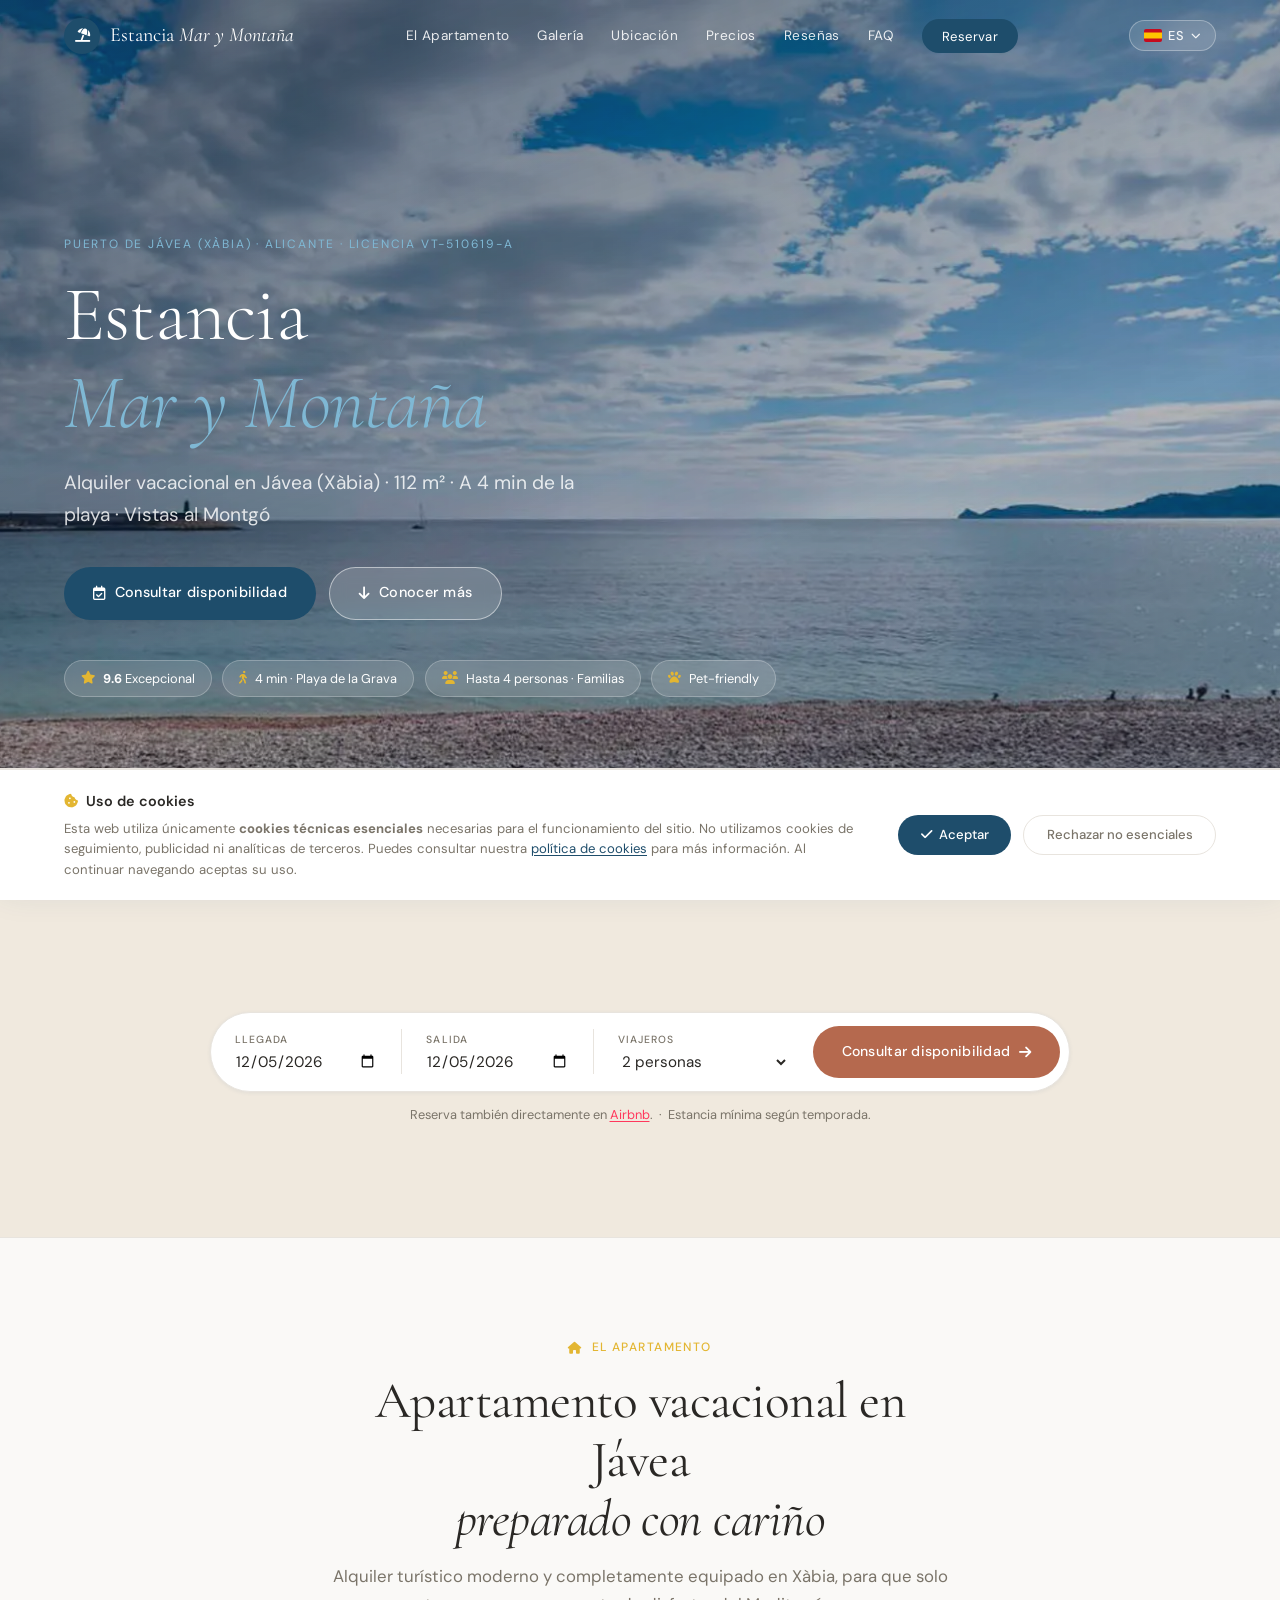
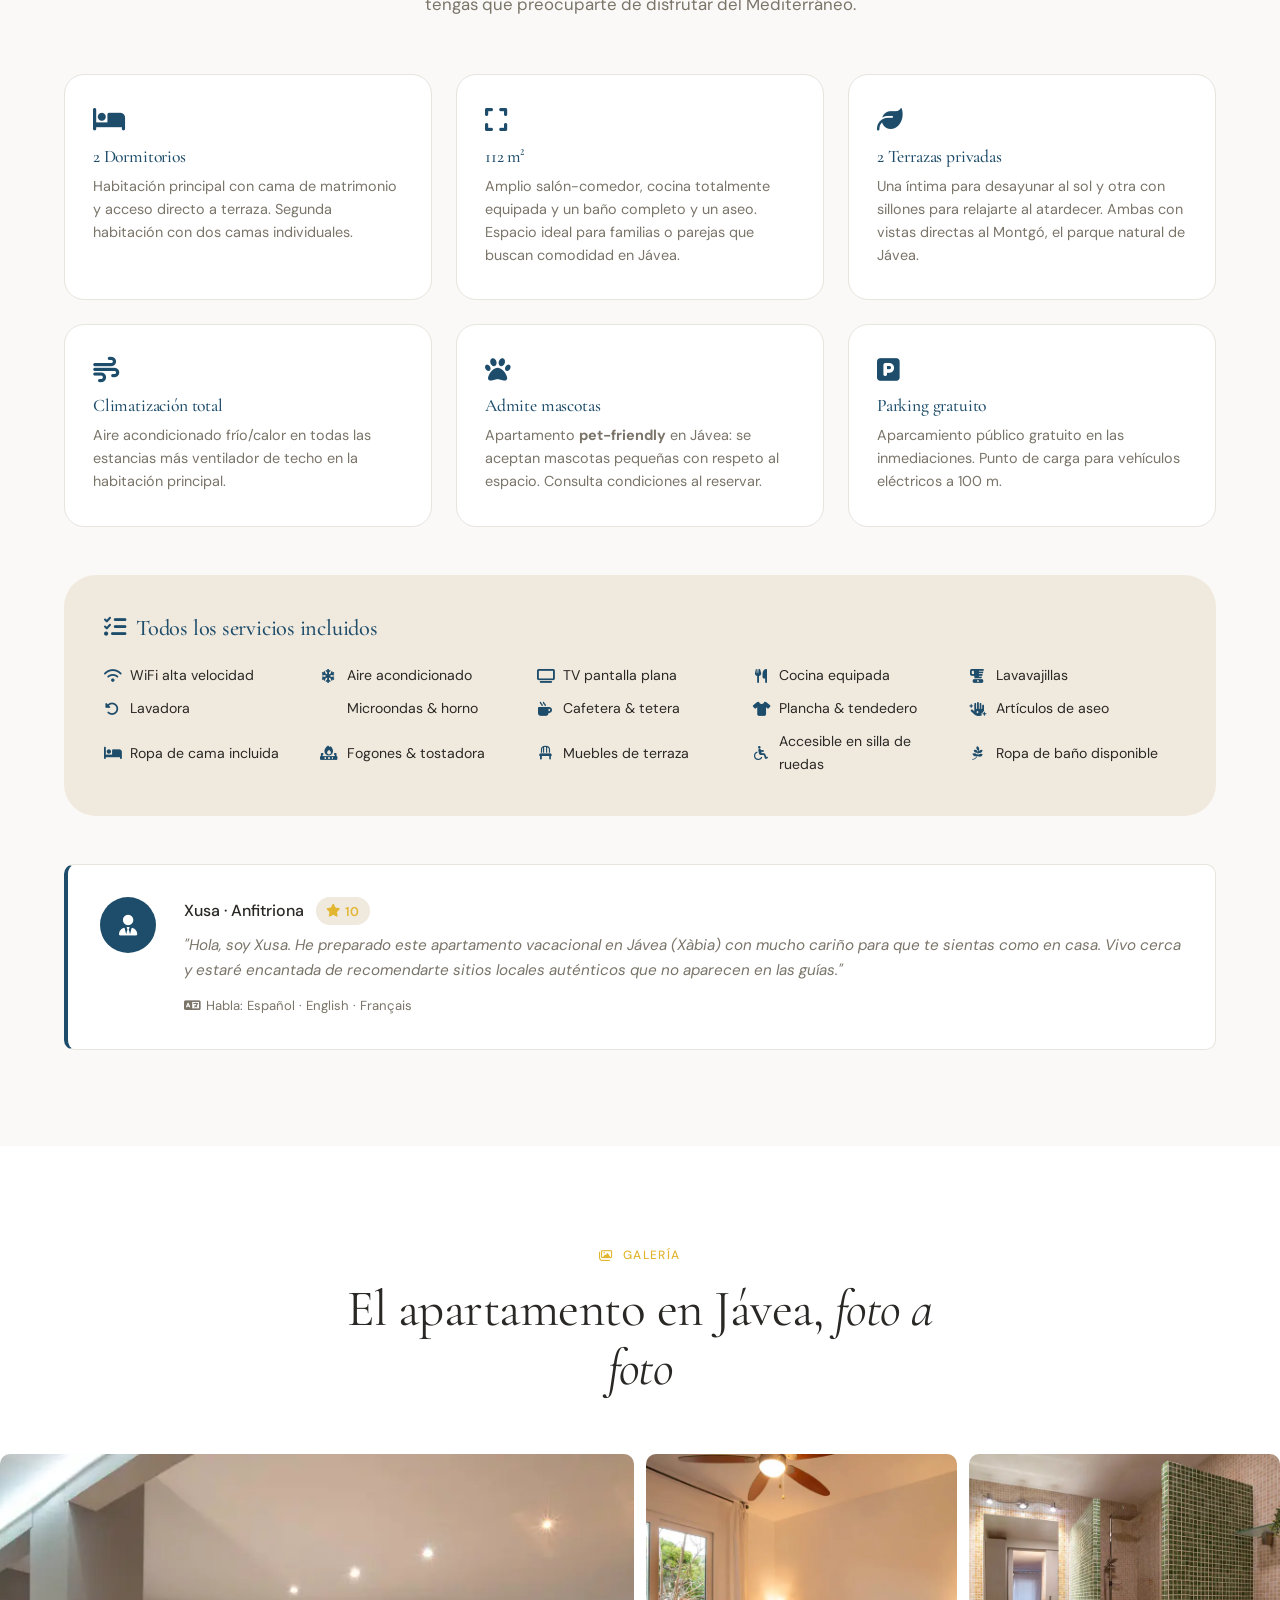
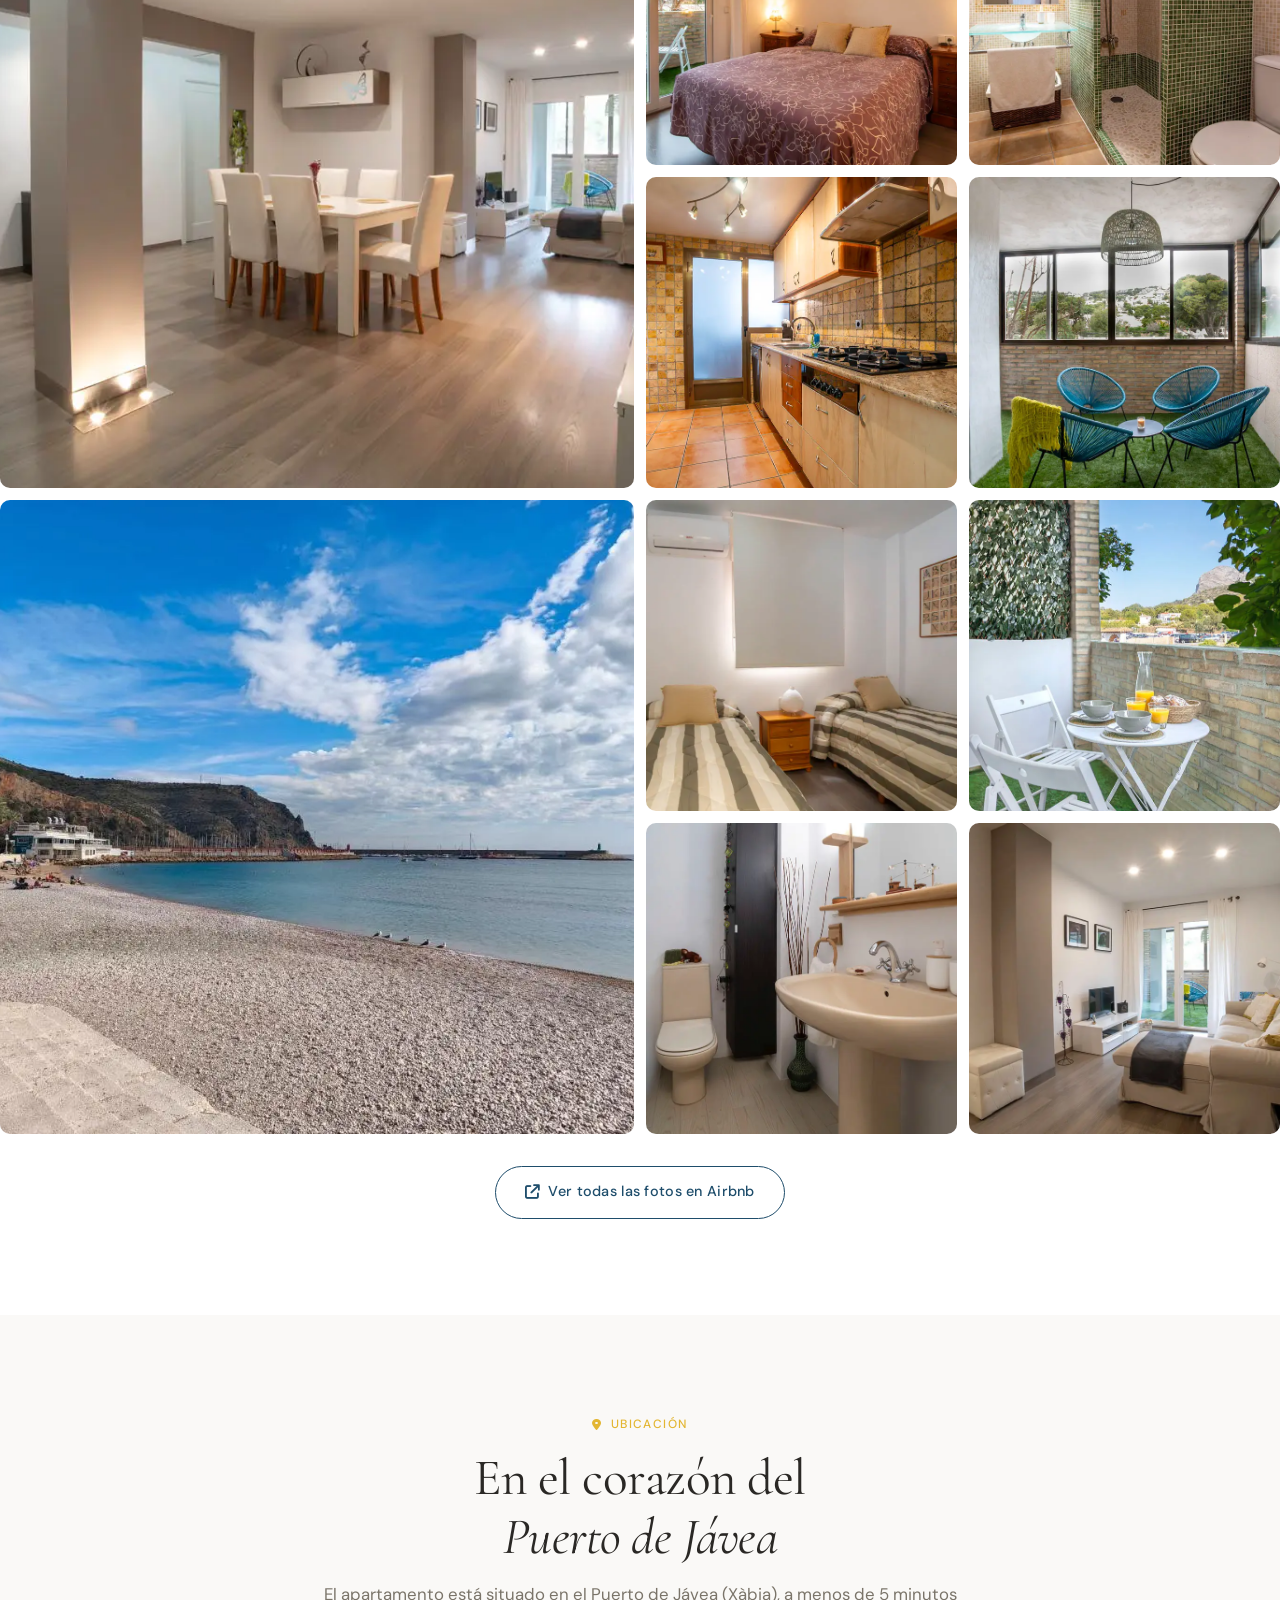
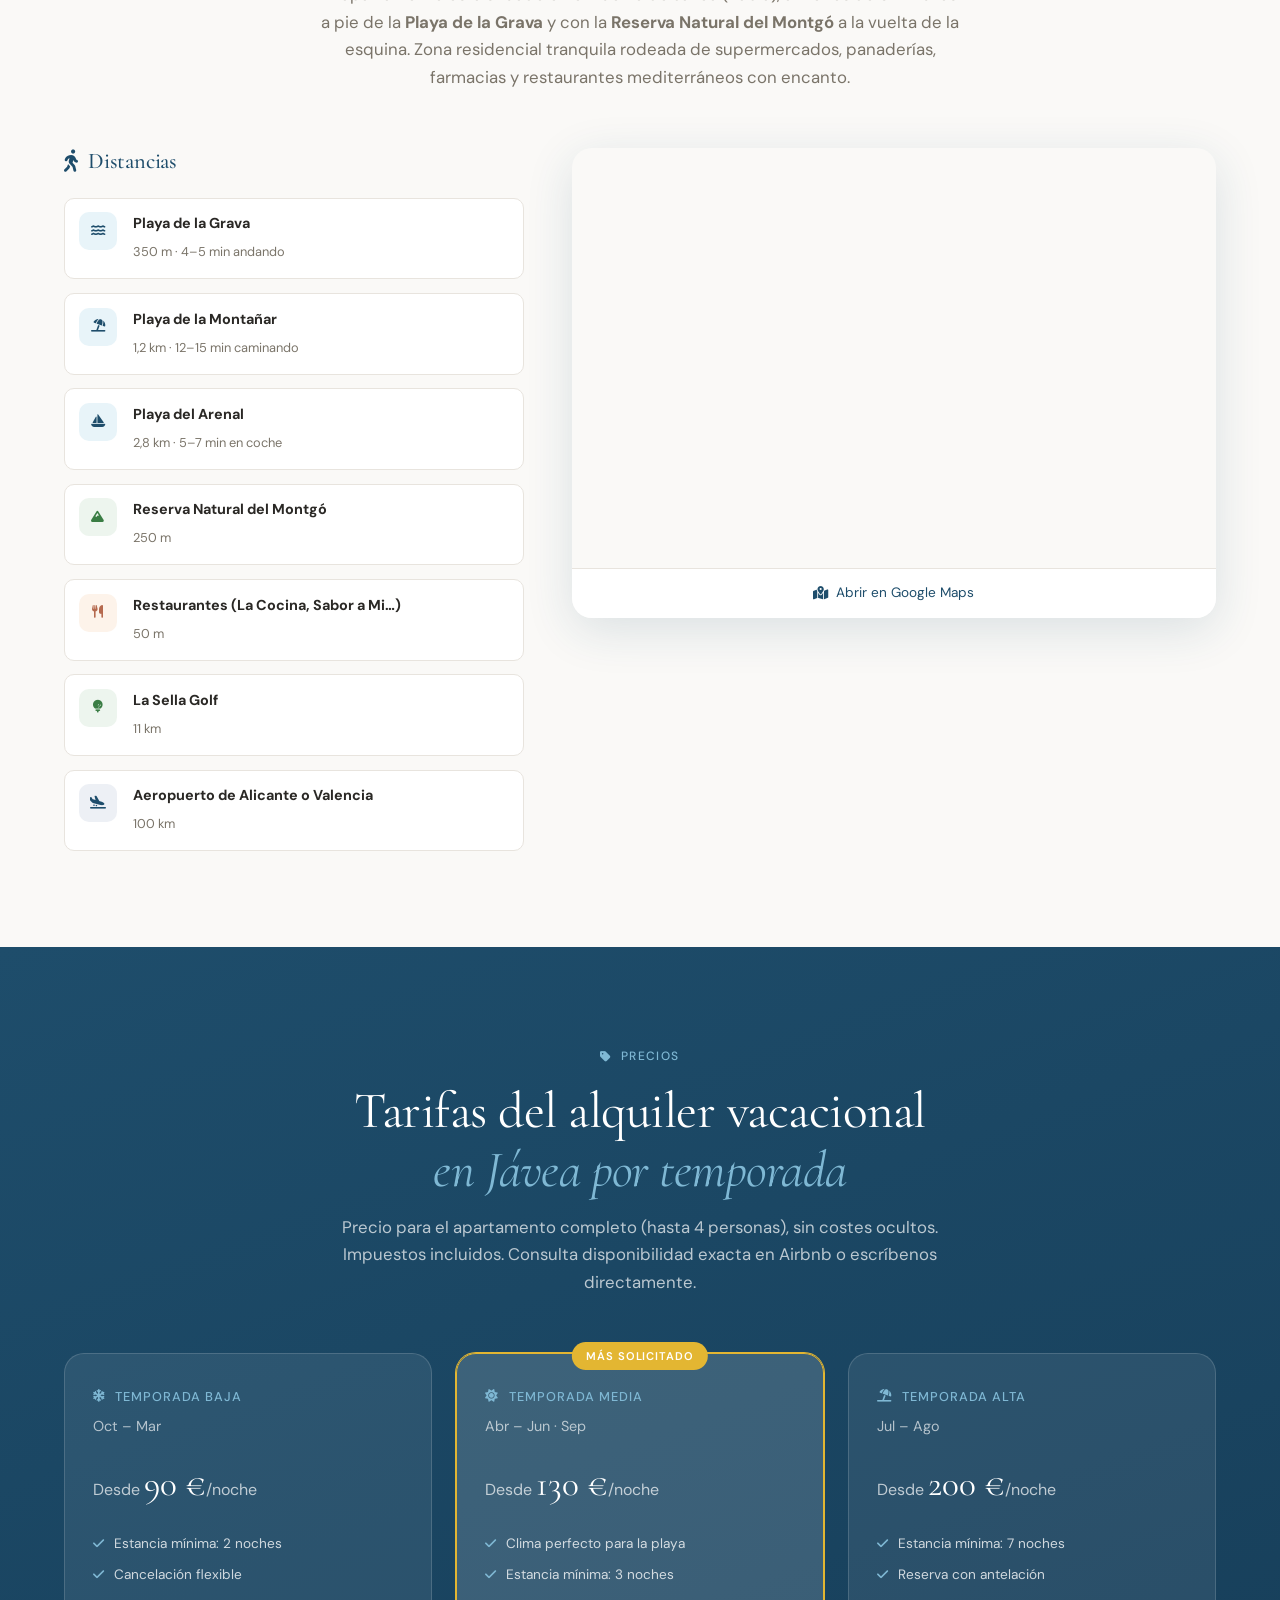
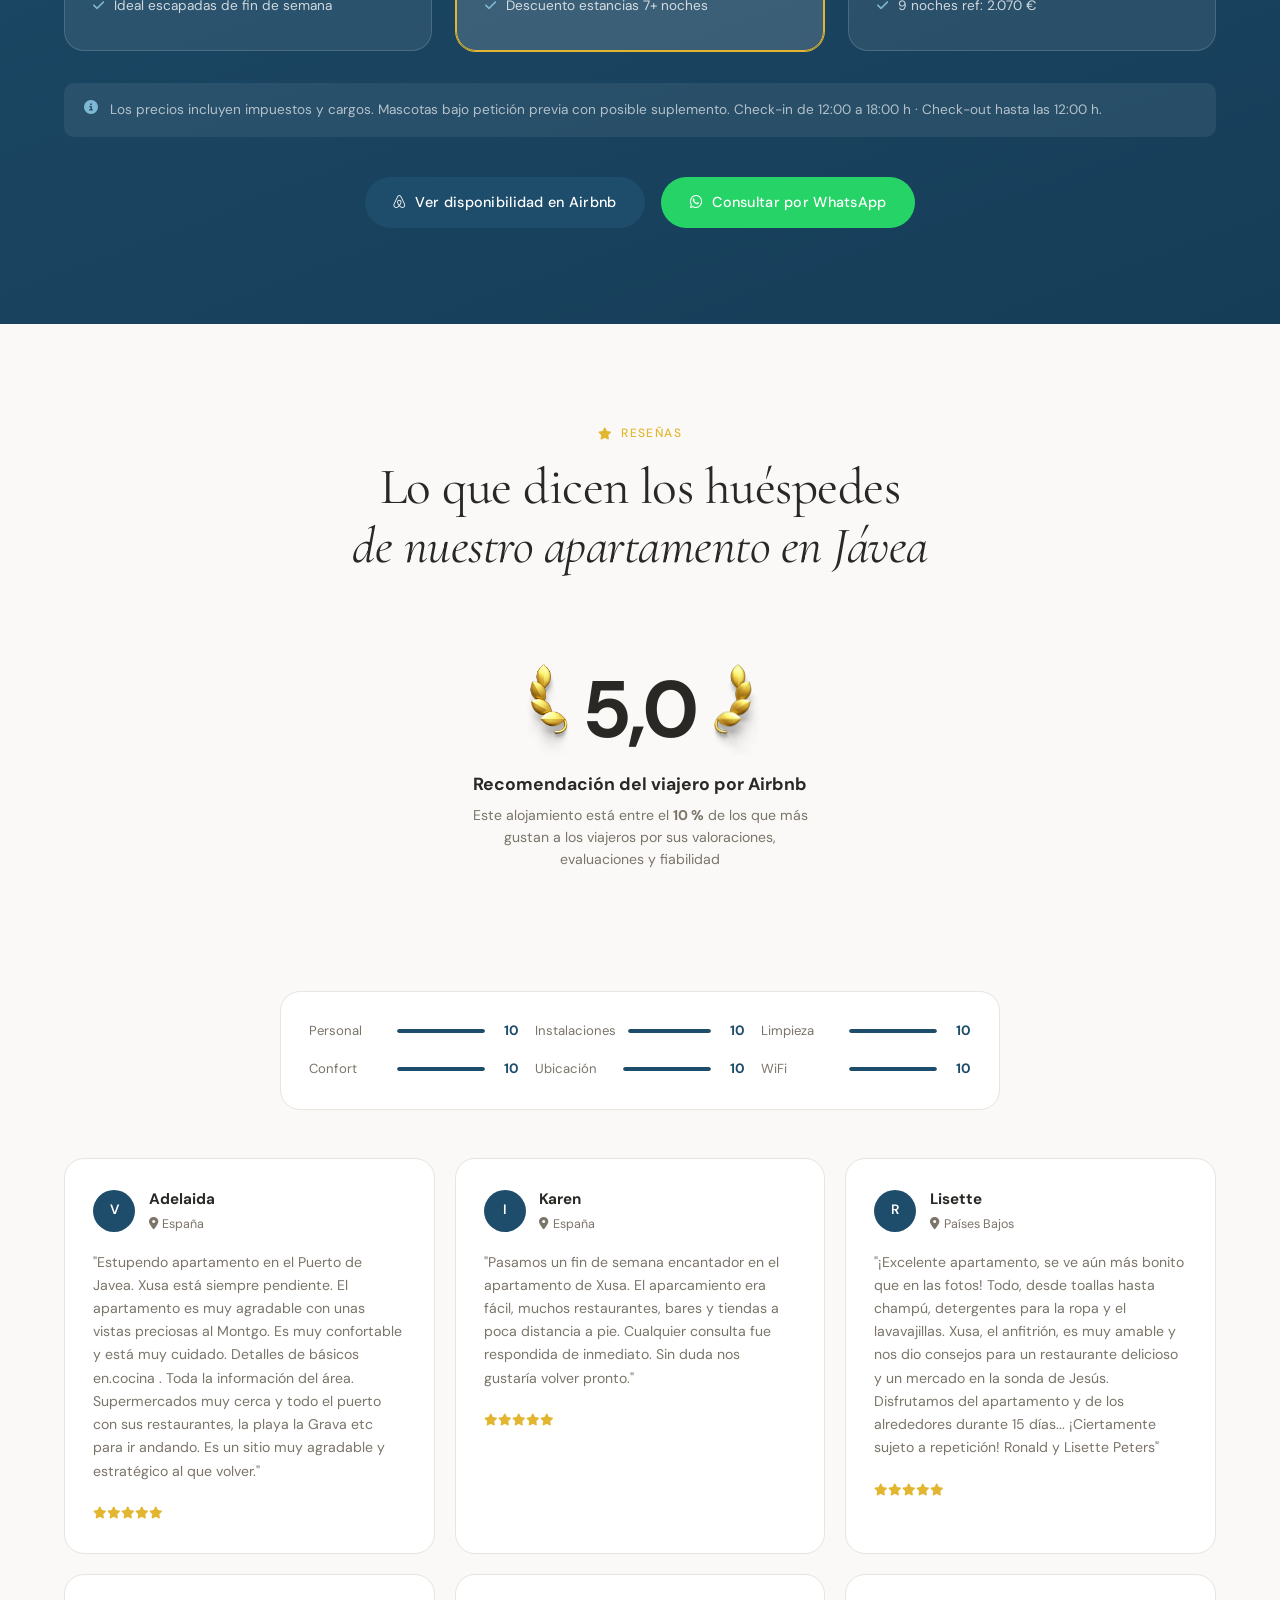
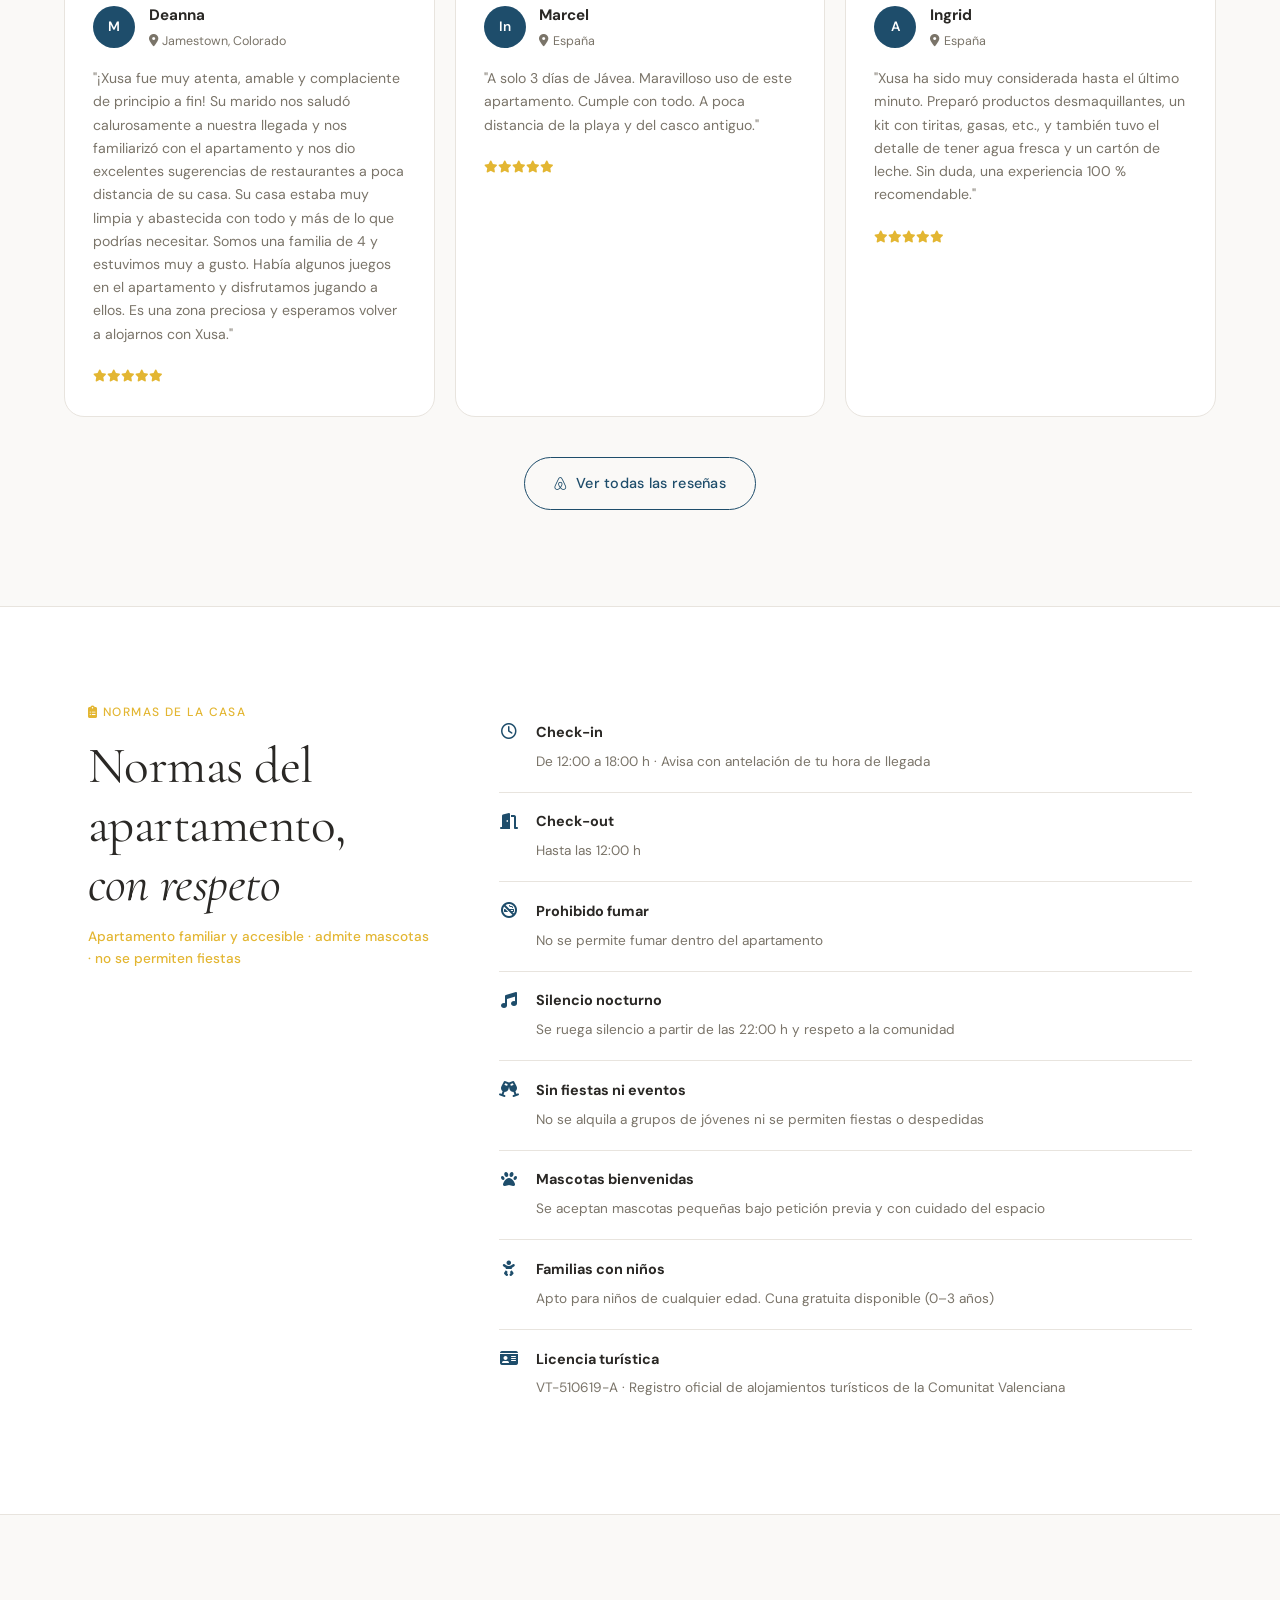
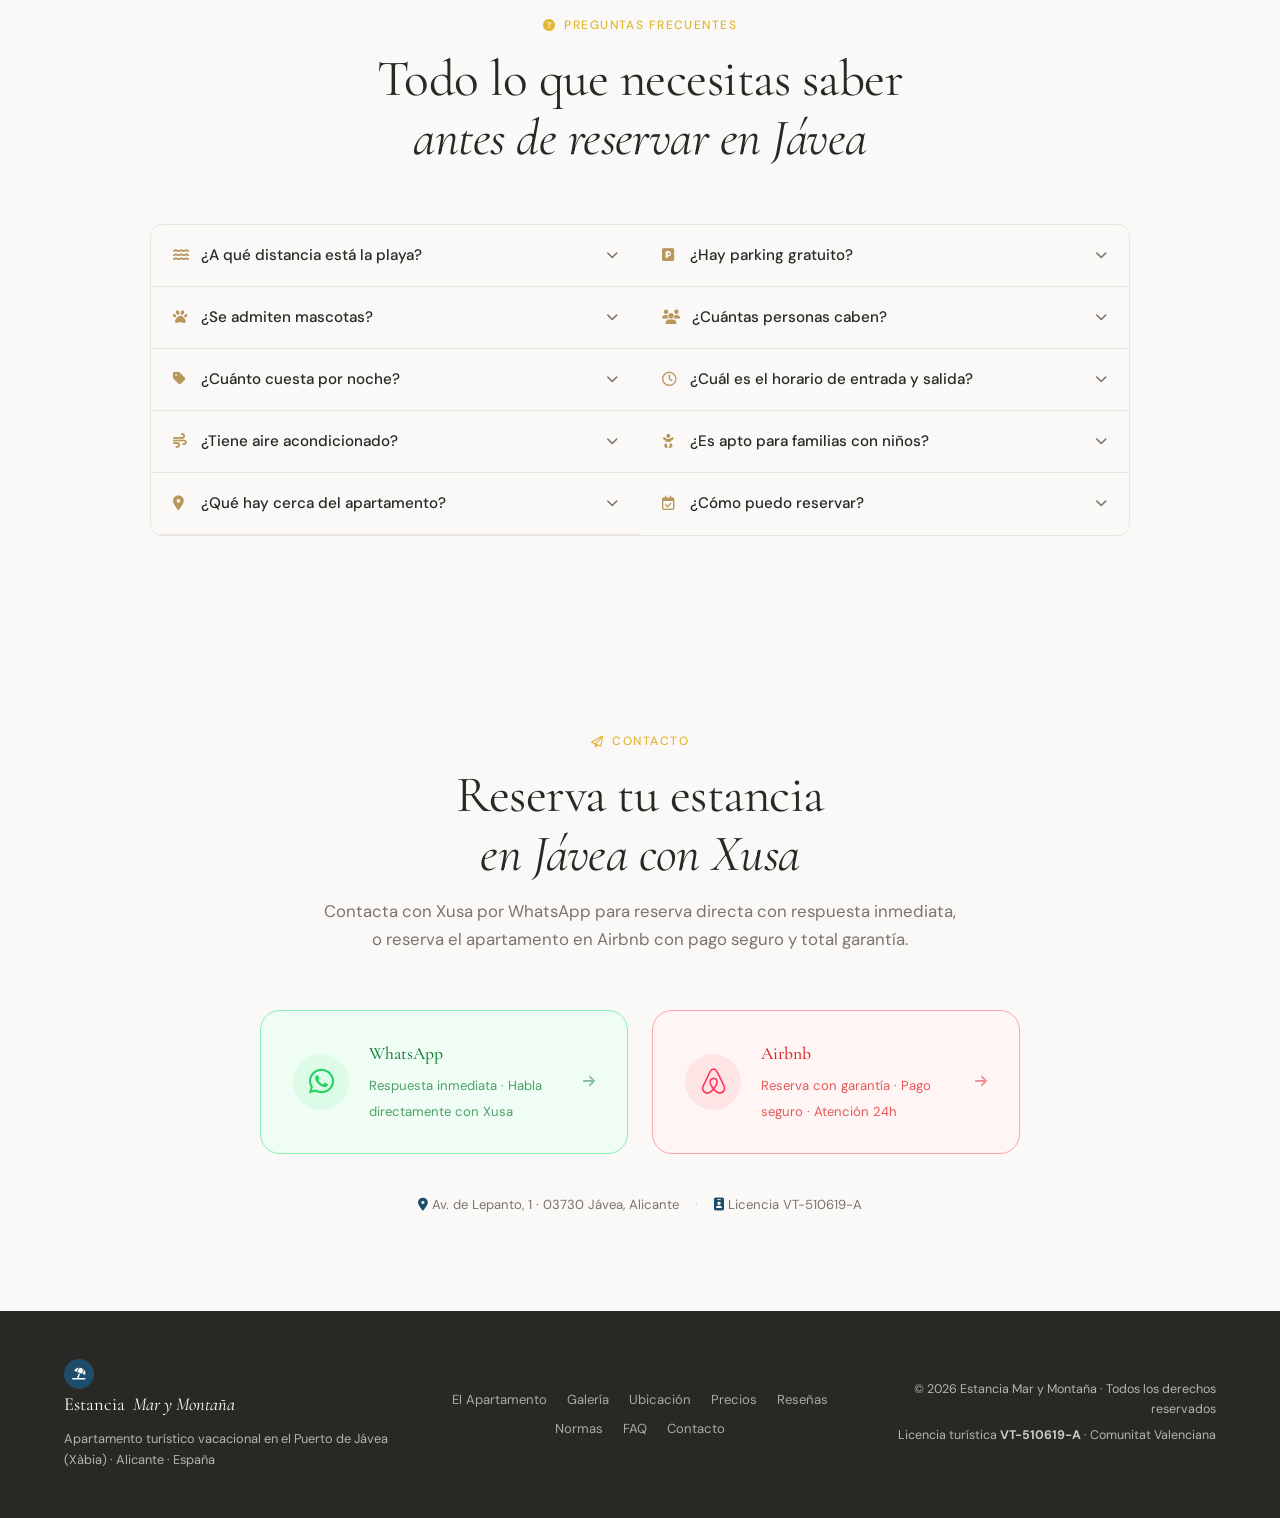
<file: es/index.html>
<!DOCTYPE html>
<html lang="es">
<head>
  <meta charset="UTF-8" />
  <meta name="viewport" content="width=device-width, initial-scale=1.0" />

  <!-- SEO Primary -->
  <title>Apartamento vacacional en Jávea (Xàbia) · 2 hab · Playa Grava 4 min | Estancia Mar y Montaña</title>
  <meta name="description" content="Alquiler vacacional en Jávea (Xàbia) · 112 m² · 2 hab · 2 terrazas con vistas al Montgó · 4 min Playa de la Grava · pet-friendly · parking gratis · desde 90 €/noche." />
  <meta name="keywords" content="apartamento vacacional Jávea, alquiler turístico Xàbia, apartamento puerto Jávea, apartamento familiar Jávea, alquiler playa Jávea, pet-friendly Jávea, Estancia Mar y Montaña, apartamento Montgó, alquiler julio agosto Jávea" />
  <meta name="author" content="Xusa – Estancia Mar y Montaña" />

  <!-- Canonical: esta versión es /es/ -->
  <link rel="canonical" href="https://www.estanciamarymontana.com/es/" />

  <!--
    ═══════════════════════════════════════════════════════════
    HREFLANG – Internacionalización SEO
    Instrucciones para añadir un nuevo idioma:
      1. Duplica la carpeta es/ → en/ (o fr/, de/, etc.)
      2. Traduce el contenido de en/index.html
      3. Añade aquí una línea hreflang para el nuevo idioma:
         <link rel="alternate" hreflang="en" href="https://www.estanciamarymontana.com/en/" />
      4. Replica este bloque hreflang en TODOS los index.html
         de todos los idiomas (incluyendo el raíz)
    ═══════════════════════════════════════════════════════════
  -->
  <link rel="alternate" hreflang="es"    href="https://www.estanciamarymontana.com/es/" />
  <link rel="alternate" hreflang="en" href="https://www.estanciamarymontana.com/en/" />
  <link rel="alternate" hreflang="fr" href="https://www.estanciamarymontana.com/fr/" />
  <link rel="alternate" hreflang="x-default" href="https://www.estanciamarymontana.com/es/" />
  <link rel="icon" href="/img/favicon.ico" type="image/x-icon" />
  <link rel="apple-touch-icon" href="/img/apple-touch-icon.png" />
  <link rel="sitemap" type="application/xml" href="/sitemap.xml" />

  <!-- GEO Meta Tags -->
  <meta name="geo.region" content="ES-VC" />
  <meta name="geo.placename" content="Jávea (Xàbia), Alicante, España" />
  <meta name="geo.position" content="38.7876;0.1643" />
  <meta name="ICBM" content="38.7876, 0.1643" />

  <!-- Open Graph -->
  <meta property="og:type" content="website" />
  <meta property="og:title" content="Apartamento vacacional en Jávea (Xàbia) · 2 hab · Terraza · Playa 4 min | Estancia Mar y Montaña" />
  <meta property="og:description" content="112 m² · 2 habitaciones · 2 terrazas con vistas al Montgó · Playa de la Grava a 4 min · Pet-friendly · Parking gratis · Desde 90 €/noche" />
  <meta property="og:url" content="https://www.estanciamarymontana.com/es/" />
  <meta property="og:locale:alternate" content="en_GB" />
  <!-- og:image: cuando el dominio esté activo, sustituir por la URL absoluta de la imagen propia:-->
       <meta property="og:image" content="https://estanciamarymontana.com/img/Terraza-exterior.webp" />
       <meta property="og:image:width" content="1920" />
       <meta property="og:image:height" content="1080" />
       <meta property="og:image:alt" content="Terraza del apartamento vacacional Estancia Mar y Montaña en Jávea con vistas al Montgó" />
  
  <meta property="og:image" content="https://estanciamarymontana.com/img/Terraza-exterior.webp" />
  <meta property="og:locale" content="es_ES" />
  <meta property="og:site_name" content="Estancia Mar y Montaña" />

  <!-- Twitter Card -->
  <meta name="twitter:card" content="summary_large_image" />
  <meta name="twitter:title" content="Apartamento vacacional en Jávea (Xàbia) · Playa 4 min · Pet-friendly | Estancia Mar y Montaña" />
  <meta name="twitter:description" content="112 m² · 2 hab · 2 terrazas con vistas al Montgó · Playa de la Grava a 4 min · Parking gratis · Desde 90 €/noche." />
  <!-- twitter:image: sustituir por URL absoluta propia cuando el dominio esté activo -->
  <meta name="twitter:image" content="https://estanciamarymontana.com/img/Terraza-exterior.webp" />

<!-- ============================================================
     BLOQUE SCHEMA LD+JSON COMPLETO
     Sustituye el bloque <script type="application/ld+json"> del <head>
============================================================ -->
<script type="application/ld+json">
[
  {
    "@context": "https://schema.org",
    "@type": "LodgingBusiness",
    "name": "Estancia Mar y Montaña",
    "description": "Apartamento turístico de 112 m² en el puerto de Jávea con 2 habitaciones, 2 terrazas privadas con vistas al Montgó, a 4 minutos a pie de la Playa de la Grava. Aire acondicionado, WiFi gratuito, parking gratuito y admite mascotas.",
    "url": "https://www.estanciamarymontana.com/",
    "telephone": "+34697359158",
    "address": {
      "@type": "PostalAddress",
      "streetAddress": "Av. de Lepanto, 1",
      "addressLocality": "Jávea",
      "addressRegion": "Alicante",
      "postalCode": "03730",
      "addressCountry": "ES"
    },
    "geo": {
      "@type": "GeoCoordinates",
      "latitude": 38.7876,
      "longitude": 0.1643
    },
    "hasMap": "https://maps.google.com/?q=38.7876,0.1643",
    "image": [
      "https://www.estanciamarymontana.com/img/hero-image.webp",
      "https://www.estanciamarymontana.com/img/Salon-comedor.webp",
      "https://www.estanciamarymontana.com/img/Terraza-vistas.webp",
      "https://www.estanciamarymontana.com/img/habitacion-principal.webp"
    ],
    "priceRange": "€€",
    "currenciesAccepted": "EUR",
    "paymentAccepted": "Tarjeta de crédito, transferencia bancaria",
    "checkinTime": "12:00",
    "checkoutTime": "12:00",
    "amenityFeature": [
      {"@type": "LocationFeatureSpecification", "name": "WiFi gratuito", "value": true},
      {"@type": "LocationFeatureSpecification", "name": "Aire acondicionado", "value": true},
      {"@type": "LocationFeatureSpecification", "name": "Parking gratuito", "value": true},
      {"@type": "LocationFeatureSpecification", "name": "Terraza privada", "value": true},
      {"@type": "LocationFeatureSpecification", "name": "Admite mascotas", "value": true},
      {"@type": "LocationFeatureSpecification", "name": "Lavavajillas", "value": true},
      {"@type": "LocationFeatureSpecification", "name": "Lavadora", "value": true},
      {"@type": "LocationFeatureSpecification", "name": "Cocina equipada", "value": true},
      {"@type": "LocationFeatureSpecification", "name": "Televisión", "value": true},
      {"@type": "LocationFeatureSpecification", "name": "Accesible en silla de ruedas", "value": true},
      {"@type": "LocationFeatureSpecification", "name": "Cuna disponible", "value": true},
      {"@type": "LocationFeatureSpecification", "name": "Ropa de cama incluida", "value": true}
    ],
    "aggregateRating": {
      "@type": "AggregateRating",
      "ratingValue": "4.8",
      "reviewCount": "9",
      "bestRating": "5",
      "worstRating": "1"
    },
    "review": [
      {
        "@type": "Review",
        "author": {"@type": "Person", "name": "Adelaida"},
        "reviewRating": {"@type": "Rating", "ratingValue": "5", "bestRating": "5"},
        "reviewBody": "Estupendo apartamento en el Puerto de Javea. Xusa está siempre pendiente. El apartamento es muy agradable con unas vistas preciosas al Montgo. Es muy confortable y está muy cuidado. Supermercados muy cerca y todo el puerto con sus restaurantes, la playa la Grava etc para ir andando. Es un sitio muy agradable y estratégico al que volver.",
        "inLanguage": "es"
      },
      {
        "@type": "Review",
        "author": {"@type": "Person", "name": "Karen"},
        "reviewRating": {"@type": "Rating", "ratingValue": "5", "bestRating": "5"},
        "reviewBody": "Pasamos un fin de semana encantador en el apartamento de Xusa. El aparcamiento era fácil, muchos restaurantes, bares y tiendas a poca distancia a pie. Cualquier consulta fue respondida de inmediato. Sin duda nos gustaría volver pronto.",
        "inLanguage": "es"
      },
      {
        "@type": "Review",
        "author": {"@type": "Person", "name": "Lisette"},
        "reviewRating": {"@type": "Rating", "ratingValue": "5", "bestRating": "5"},
        "reviewBody": "Excelente apartamento, se ve aún más bonito que en las fotos. Todo incluido, desde toallas hasta champú y detergentes. Xusa, el anfitrión, es muy amable y nos dio consejos para un restaurante delicioso. Disfrutamos del apartamento y de los alrededores durante 15 días. Ciertamente sujeto a repetición.",
        "inLanguage": "es"
      },
      {
        "@type": "Review",
        "author": {"@type": "Person", "name": "Deanna"},
        "reviewRating": {"@type": "Rating", "ratingValue": "5", "bestRating": "5"},
        "reviewBody": "Xusa fue muy atenta, amable y complaciente de principio a fin. Su marido nos saludó calurosamente a nuestra llegada y nos familiarizó con el apartamento dándonos excelentes sugerencias de restaurantes. Su casa estaba muy limpia y abastecida con todo y más de lo que podrías necesitar. Somos una familia de 4 y estuvimos muy a gusto. Esperamos volver a alojarnos con Xusa.",
        "inLanguage": "es"
      },
      {
        "@type": "Review",
        "author": {"@type": "Person", "name": "Marcel"},
        "reviewRating": {"@type": "Rating", "ratingValue": "5", "bestRating": "5"},
        "reviewBody": "Maravilloso uso de este apartamento. Cumple con todo. A poca distancia de la playa y del casco antiguo.",
        "inLanguage": "es"
      },
      {
        "@type": "Review",
        "author": {"@type": "Person", "name": "Ingrid"},
        "reviewRating": {"@type": "Rating", "ratingValue": "5", "bestRating": "5"},
        "reviewBody": "Xusa ha sido muy considerada hasta el último minuto. Preparó productos desmaquillantes, un kit con tiritas, gasas, etc., y también tuvo el detalle de tener agua fresca y un cartón de leche. Sin duda, una experiencia 100% recomendable.",
        "inLanguage": "es"
      }
    ],
    "touristType": ["Family", "Couple", "Travelers with pets"],
    "numberOfRooms": 2,
    "floorSize": {"@type": "QuantitativeValue", "value": 112, "unitCode": "MTK"},
    "petsAllowed": true,
    "identifier": "VT-510619-A",
    "inLanguage": ["es", "en", "fr"],
    "sameAs": [
      "https://www.airbnb.es/rooms/1462335158547780452"
    ]
  },
  {
    "@context": "https://schema.org",
    "@type": "FAQPage",
    "mainEntity": [
      {
        "@type": "Question",
        "name": "¿A qué distancia está la playa?",
        "acceptedAnswer": {
          "@type": "Answer",
          "text": "La Playa de la Grava está a solo 350 metros, unos 4-5 minutos andando. La Playa de la Montañar se encuentra a 1,2 km (12-15 min a pie) y la Playa del Arenal a 2,8 km (5-7 min en coche)."
        }
      },
      {
        "@type": "Question",
        "name": "¿El apartamento tiene parking gratuito?",
        "acceptedAnswer": {
          "@type": "Answer",
          "text": "Sí, hay aparcamiento público gratuito en las inmediaciones del apartamento. Además, hay un punto de carga para vehículos eléctricos a 100 metros."
        }
      },
      {
        "@type": "Question",
        "name": "¿Se admiten mascotas en el apartamento?",
        "acceptedAnswer": {
          "@type": "Answer",
          "text": "Sí, se admiten mascotas pequeñas bajo petición previa y con respeto al espacio. Puede haber un suplemento adicional. Consúltalo al reservar."
        }
      },
      {
        "@type": "Question",
        "name": "¿Cuántas personas caben en el apartamento?",
        "acceptedAnswer": {
          "@type": "Answer",
          "text": "El apartamento tiene capacidad para hasta 4 personas. Cuenta con 2 dormitorios: una habitación principal con cama de matrimonio y una segunda habitación con dos camas individuales."
        }
      },
      {
        "@type": "Question",
        "name": "¿Cuánto cuesta el apartamento por noche?",
        "acceptedAnswer": {
          "@type": "Answer",
          "text": "Las tarifas varían según temporada: desde 90 €/noche en temporada baja (octubre a marzo), desde 130 €/noche en temporada media (abril a junio y septiembre), y desde 200 €/noche en temporada alta (julio y agosto). Los precios incluyen impuestos."
        }
      },
      {
        "@type": "Question",
        "name": "¿Cuál es el horario de check-in y check-out?",
        "acceptedAnswer": {
          "@type": "Answer",
          "text": "El check-in es de 12:00 a 18:00 horas. El check-out es hasta las 12:00 horas. Es importante avisar con antelación de la hora de llegada."
        }
      },
      {
        "@type": "Question",
        "name": "¿El apartamento tiene aire acondicionado?",
        "acceptedAnswer": {
          "@type": "Answer",
          "text": "Sí, el apartamento dispone de aire acondicionado frío/calor en todas las estancias, además de ventilador de techo en la habitación principal."
        }
      },
      {
        "@type": "Question",
        "name": "¿Cómo se puede reservar el apartamento?",
        "acceptedAnswer": {
          "@type": "Answer",
          "text": "Puedes reservar directamente a través de Airbnb (https://www.airbnb.es/rooms/1462335158547780452) o contactar con la anfitriona Xusa por WhatsApp en el +34 697 359 158 para reserva directa y respuesta inmediata."
        }
      },
      {
        "@type": "Question",
        "name": "¿Qué hay cerca del apartamento en Jávea?",
        "acceptedAnswer": {
          "@type": "Answer",
          "text": "El apartamento está en el Puerto de Jávea, a 50 metros de restaurantes como La Cocina y Sabor a Mi, con supermercados y farmacias a poca distancia. La Reserva Natural del Montgó está a 250 metros. El casco histórico de Jávea y el campo de golf La Sella están a pocos kilómetros."
        }
      },
      {
        "@type": "Question",
        "name": "¿Es apto para familias con niños?",
        "acceptedAnswer": {
          "@type": "Answer",
          "text": "Sí, el apartamento es apto para niños de cualquier edad. Se puede solicitar una cuna gratuita para bebés de 0 a 3 años. El apartamento también es accesible para personas en silla de ruedas."
        }
      }
    ]
  }
]
</script>


  <!-- Fonts -->
  <link rel="preconnect" href="https://fonts.googleapis.com" />
  <link rel="preconnect" href="https://fonts.gstatic.com" crossorigin />
  <link href="https://fonts.googleapis.com/css2?family=Cormorant+Garamond:ital,wght@0,300;0,400;0,500;1,300;1,400&family=DM+Sans:wght@300;400;500&display=swap" rel="stylesheet" />

  <!-- Font Awesome -->
  <link rel="stylesheet" href="https://cdnjs.cloudflare.com/ajax/libs/font-awesome/6.5.0/css/all.min.css" />

  <!-- Stylesheet -->
  <link rel="stylesheet" href="../css/style.css" />
</head>
<body>

  <!-- ============================================================
       HEADER / NAV
  ============================================================ -->
  <header class="site-header" id="site-header">
    <div class="header-inner">
      <a href="#inicio" class="logo" aria-label="Estancia Mar y Montaña inicio">
        <span class="logo-icon"><i class="fa-solid fa-umbrella-beach"></i></span>
        <span class="logo-text">Estancia <em>Mar y Montaña</em></span>
      </a>
      <nav class="main-nav" aria-label="Navegación principal">
        <ul>
          <li><a href="#apartamento">El Apartamento</a></li>
          <li><a href="#galeria">Galería</a></li>
          <li><a href="#ubicacion">Ubicación</a></li>
          <li><a href="#precios">Precios</a></li>
          <li><a href="#resenas">Reseñas</a></li>
          <li><a href="#faq">FAQ</a></li>
          <li><a href="#contacto" class="nav-cta">Reservar</a></li>

        </ul>
      </nav>
      <!-- Language switcher -->
      <div class="lang-switcher" id="lang-switcher">
        <button class="lang-btn" aria-haspopup="true" aria-expanded="false" aria-label="Seleccionar idioma">
          <svg class="lang-flag-svg" viewBox="0 0 18 13" xmlns="http://www.w3.org/2000/svg"><rect width="18" height="13" fill="#c60b1e"/><rect y="3.5" width="18" height="6" fill="#ffc400"/></svg>
          <span class="lang-label">ES</span>
          <i class="fa-solid fa-chevron-down lang-arrow"></i>
        </button>
        <ul class="lang-dropdown" role="menu">
          <li role="menuitem"><a href="#" data-lang="es" class="lang-option lang-active"><svg class="lang-flag-svg" viewBox="0 0 18 13" xmlns="http://www.w3.org/2000/svg"><rect width="18" height="13" fill="#c60b1e"/><rect y="3.5" width="18" height="6" fill="#ffc400"/></svg> Español</a></li>
          <li role="menuitem"><a href="#" data-lang="en" class="lang-option"><svg class="lang-flag-svg" viewBox="0 0 18 13" xmlns="http://www.w3.org/2000/svg"><rect width="18" height="13" fill="#012169"/><polygon points="0,0 18,13 18,10.7 2.3,0" fill="white"/><polygon points="18,0 0,13 0,10.7 15.7,0" fill="white"/><polygon points="0,0 18,13 18,11.5 1.5,0" fill="#C8102E"/><polygon points="18,0 0,13 0,11.5 16.5,0" fill="#C8102E"/><rect x="7.5" width="3" height="13" fill="white"/><rect y="5" width="18" height="3" fill="white"/><rect x="8" width="2" height="13" fill="#C8102E"/><rect y="5.5" width="18" height="2" fill="#C8102E"/></svg> English</a></li>
          <li role="menuitem"><a href="#" data-lang="fr" class="lang-option"><svg class="lang-flag-svg" viewBox="0 0 18 13" xmlns="http://www.w3.org/2000/svg"><rect width="6" height="13" fill="#002395"/><rect x="6" width="6" height="13" fill="#EDEDED"/><rect x="12" width="6" height="13" fill="#ED2939"/></svg> Français</a></li>
        </ul>
      </div>

      <button class="menu-toggle" aria-label="Abrir menú" aria-expanded="false" aria-controls="mobile-menu">
        <span></span><span></span><span></span>
      </button>
    </div>
    <!-- Mobile menu -->
    <nav class="mobile-nav" id="mobile-menu" aria-label="Menú móvil">
      <ul>
        <li class="mobile-lang">
          <a href="#" data-lang="es" class="lang-active"><svg style="width:18px;height:13px;border-radius:2px;display:inline-block;vertical-align:middle;margin-right:4px" viewBox="0 0 18 13" xmlns="http://www.w3.org/2000/svg"><rect width="18" height="13" fill="#c60b1e"/><rect y="3.5" width="18" height="6" fill="#ffc400"/></svg>ES</a>
          <a href="#" data-lang="en"><svg style="width:18px;height:13px;border-radius:2px;display:inline-block;vertical-align:middle;margin-right:4px" viewBox="0 0 18 13" xmlns="http://www.w3.org/2000/svg"><rect width="18" height="13" fill="#012169"/><polygon points="0,0 18,13 18,10.7 2.3,0" fill="white"/><polygon points="18,0 0,13 0,10.7 15.7,0" fill="white"/><polygon points="0,0 18,13 18,11.5 1.5,0" fill="#C8102E"/><polygon points="18,0 0,13 0,11.5 16.5,0" fill="#C8102E"/><rect x="7.5" width="3" height="13" fill="white"/><rect y="5" width="18" height="3" fill="white"/><rect x="8" width="2" height="13" fill="#C8102E"/><rect y="5.5" width="18" height="2" fill="#C8102E"/></svg>EN</a>
          <a href="#" data-lang="fr"><svg style="width:18px;height:13px;border-radius:2px;display:inline-block;vertical-align:middle;margin-right:4px" viewBox="0 0 18 13" xmlns="http://www.w3.org/2000/svg"><rect width="6" height="13" fill="#002395"/><rect x="6" width="6" height="13" fill="#EDEDED"/><rect x="12" width="6" height="13" fill="#ED2939"/></svg>FR</a>
        </li>
        <li><a href="#apartamento">El Apartamento</a></li>
        <li><a href="#galeria">Galería</a></li>
        <li><a href="#ubicacion">Ubicación</a></li>
        <li><a href="#precios">Precios</a></li>
        <li><a href="#resenas">Reseñas</a></li>
        <li><a href="#faq">FAQ</a></li>
        <li><a href="#contacto">Reservar</a></li>
      </ul>
    </nav>
  </header>

  <main>

    <!-- ============================================================
         HERO
    ============================================================ -->
    <section class="hero" id="inicio" aria-label="Apartamento vacacional en Jávea — Estancia Mar y Montaña">
      <div class="hero-media">
        <img
          src="/img/hero-image.webp"
          alt="Apartamento vacacional Estancia Mar y Montaña en Jávea — terraza con vistas al Montgó y al mar Mediterráneo"
          class="hero-img"
          width="1920"
          height="1080"
          loading="eager"
          fetchpriority="high"
        />
        <div class="hero-overlay"></div>
      </div>
      <div class="hero-content">
        <p class="hero-eyebrow reveal-up">Puerto de Jávea (Xàbia) · Alicante · Licencia VT-510619-A</p>
        <h1 class="hero-title reveal-up delay-1">Estancia<br /><em>Mar y Montaña</em></h1>
        <p class="hero-subtitle reveal-up delay-2">Alquiler vacacional en Jávea (Xàbia) · 112 m² · A 4 min de la playa · Vistas al Montgó</p>
        <div class="hero-actions reveal-up delay-3">
          <a href="#contacto" class="btn btn-primary">
            <i class="fa-regular fa-calendar-check"></i> Consultar disponibilidad
          </a>
          <a href="#apartamento" class="btn btn-ghost">
            <i class="fa-solid fa-arrow-down"></i> Conocer más
          </a>
        </div>
        <div class="hero-badges reveal-up delay-4">
          <div class="badge">
            <i class="fa-solid fa-star"></i>
            <span><strong>9.6</strong> Excepcional</span>
          </div>
          <div class="badge">
            <i class="fa-solid fa-person-walking"></i>
            <span>4 min · Playa de la Grava</span>
          </div>
          <div class="badge">
            <i class="fa-solid fa-users"></i>
            <span>Hasta 4 personas · Familias</span>
          </div>
          <div class="badge">
            <i class="fa-solid fa-paw"></i>
            <span>Pet-friendly</span>
          </div>
        </div>
      </div>
      <a href="#apartamento" class="hero-scroll" aria-label="Desplazar hacia abajo">
        <i class="fa-solid fa-chevron-down"></i>
      </a>
    </section>

    <!-- ============================================================
         BARRA DE RESERVAS
    ============================================================ -->
    <section class="booking-bar-section" aria-label="Consultar disponibilidad">
      <div class="booking-bar">
        <div class="booking-bar-fields">
          <div class="booking-field">
            <span class="booking-field-label">LLEGADA</span>
            <input type="date" id="booking-llegada" class="booking-date-input" aria-label="Fecha de llegada" />
          </div>
          <div class="booking-bar-divider" aria-hidden="true"></div>
          <div class="booking-field">
            <span class="booking-field-label">SALIDA</span>
            <input type="date" id="booking-salida" class="booking-date-input" aria-label="Fecha de salida" />
          </div>
          <div class="booking-bar-divider" aria-hidden="true"></div>
          <div class="booking-field booking-field--guests">
            <span class="booking-field-label">VIAJEROS</span>
            <select id="booking-viajeros" class="booking-select" aria-label="Número de viajeros">
              <option value="1">1 persona</option>
              <option value="2" selected>2 personas</option>
              <option value="3">3 personas</option>
              <option value="4">4 personas</option>
            </select>
          </div>
        </div>
        <a
          href="https://www.airbnb.es/rooms/1462335158547780452"
          target="_blank"
          rel="noopener noreferrer"
          class="btn btn-booking"
          id="booking-cta"
        >
          Consultar disponibilidad <i class="fa-solid fa-arrow-right"></i>
        </a>
      </div>
      <p class="booking-bar-note">
        Reserva también directamente en
        <a href="https://www.airbnb.es/rooms/1462335158547780452?guests=1&adults=1&s=67&unique_share_id=372520dd-d4dd-4902-9d3e-ffaa620822ad" target="_blank" rel="noopener noreferrer" class="booking-airbnb-link">Airbnb</a>.
        &nbsp;·&nbsp; Estancia mínima según temporada.
      </p>
    </section>

    <!-- ============================================================
         APARTAMENTO – DESCRIPCIÓN
    ============================================================ -->
    <section class="section apartamento" id="apartamento" aria-label="Descripción del apartamento vacacional en Jávea">
      <div class="container">
        <div class="section-header reveal-up">
          <span class="section-label"><i class="fa-solid fa-house"></i> El apartamento</span>
          <h2>Apartamento vacacional en Jávea<br /><em>preparado con cariño</em></h2>
          <p class="section-intro">Alquiler turístico moderno y completamente equipado en Xàbia, para que solo tengas que preocuparte de disfrutar del Mediterráneo.</p>
        </div>

        <div class="feature-grid">
          <div class="feature-card reveal-up delay-1">
            <i class="fa-solid fa-bed"></i>
            <h3>2 Dormitorios</h3>
            <p>Habitación principal con cama de matrimonio y acceso directo a terraza. Segunda habitación con dos camas individuales.</p>
          </div>
          <div class="feature-card reveal-up delay-2">
            <i class="fa-solid fa-expand"></i>
            <h3>112 m²</h3>
            <p>Amplio salón-comedor, cocina totalmente equipada y un baño completo y un aseo. Espacio ideal para familias o parejas que buscan comodidad en Jávea.</p>
          </div>
          <div class="feature-card reveal-up delay-3">
            <i class="fa-solid fa-leaf"></i>
            <h3>2 Terrazas privadas</h3>
            <p>Una íntima para desayunar al sol y otra con sillones para relajarte al atardecer. Ambas con vistas directas al Montgó, el parque natural de Jávea.</p>
          </div>
          <div class="feature-card reveal-up delay-4">
            <i class="fa-solid fa-wind"></i>
            <h3>Climatización total</h3>
            <p>Aire acondicionado frío/calor en todas las estancias más ventilador de techo en la habitación principal.</p>
          </div>
          <div class="feature-card reveal-up delay-1">
            <i class="fa-solid fa-paw"></i>
            <h3>Admite mascotas</h3>
            <p>Apartamento <strong>pet-friendly</strong> en Jávea: se aceptan mascotas pequeñas con respeto al espacio. Consulta condiciones al reservar.</p>
          </div>
          <div class="feature-card reveal-up delay-2">
            <i class="fa-solid fa-square-parking"></i>
            <h3>Parking gratuito</h3>
            <p>Aparcamiento público gratuito en las inmediaciones. Punto de carga para vehículos eléctricos a 100 m.</p>
          </div>
        </div>

        <!-- Servicios completos -->
        <div class="amenities reveal-up">
          <h3 class="amenities-title"><i class="fa-solid fa-list-check"></i> Todos los servicios incluidos</h3>
          <ul class="amenities-list">
            <li><i class="fa-solid fa-wifi"></i> WiFi alta velocidad</li>
            <li><i class="fa-solid fa-snowflake"></i> Aire acondicionado</li>
            <li><i class="fa-solid fa-tv"></i> TV pantalla plana</li>
            <li><i class="fa-solid fa-utensils"></i> Cocina equipada</li>
            <li><i class="fa-solid fa-blender"></i> Lavavajillas</li>
            <li><i class="fa-solid fa-rotate-left"></i> Lavadora</li>
            <li><i class="fa-solid fa-microwave"></i> Microondas & horno</li>
            <li><i class="fa-solid fa-mug-hot"></i> Cafetera & tetera</li>
            <li><i class="fa-solid fa-shirt"></i> Plancha & tendedero</li>
            <li><i class="fa-solid fa-hand-sparkles"></i> Artículos de aseo</li>
            <li><i class="fa-solid fa-bed"></i> Ropa de cama incluida</li>
            <li><i class="fa-solid fa-fire-burner"></i> Fogones & tostadora</li>
            <li><i class="fa-solid fa-chair"></i> Muebles de terraza</li>
            <li><i class="fa-solid fa-wheelchair"></i> Accesible en silla de ruedas</li>
            <li><i class="fa-brands fa-pagelines"></i> Ropa de baño disponible</li>
          </ul>
        </div>

        <!-- Descripción anfitriona -->
        <div class="host-block reveal-up">
          <div class="host-avatar">
            <i class="fa-solid fa-user-tie"></i>
          </div>
          <div class="host-text">
            <p class="host-name">Xusa · Anfitriona <span class="host-score"><i class="fa-solid fa-star"></i> 10</span></p>
            <blockquote>
              "Hola, soy Xusa. He preparado este apartamento vacacional en Jávea (Xàbia) con mucho cariño para que te sientas como en casa. Vivo cerca y estaré encantada de recomendarte sitios locales auténticos que no aparecen en las guías."
            </blockquote>
            <p class="host-langs"><i class="fa-solid fa-language"></i> Habla: Español · English · Français</p>
          </div>
        </div>

      </div>
    </section>

    <!-- ============================================================
         GALERÍA
    ============================================================ -->
    <section class="section galeria" id="galeria">
      <div class="container">
        <div class="section-header reveal-up">
          <span class="section-label"><i class="fa-regular fa-images"></i> Galería</span>
          <h2>El apartamento en Jávea, <em>foto a foto</em></h2>
        </div>
      </div>
      <div class="gallery-grid reveal-up">
         <!-- ↓ Bloque 1 -->
        <div class="gallery-item gallery-item--large">
          <img src="/img/Salon-comedor.webp" alt="Salón comedor luminoso del apartamento vacacional en Jávea — Estancia Mar y Montaña" loading="lazy" />
          <div class="gallery-caption">Salón comedor</div>
        </div>
        <div class="gallery-item">
          <img src="/img/habitacion-principal.webp" alt="Habitación principal con cama de matrimonio y acceso a terraza — apartamento Jávea" loading="lazy" />
          <div class="gallery-caption">Habitación principal</div>
        </div>
        <div class="gallery-item">
          <img src="/img/Bano-principal.webp" alt="Baño principal completo con ducha — alquiler vacacional Puerto de Jávea" loading="lazy" />
          <div class="gallery-caption">Baño principal</div>
        </div>
        <div class="gallery-item">
          <img src="/img/Cocina-equipada.webp" alt="Cocina totalmente equipada con lavavajillas, horno y microondas — apartamento Xàbia" loading="lazy" />
          <div class="gallery-caption">Cocina equipada</div>
        </div>
        <div class="gallery-item">
          <img src="/img/Terraza-vistas.webp" alt="Terraza privada con vistas al Montgó y al Mediterráneo — apartamento vacacional Jávea" loading="lazy" />
          <div class="gallery-caption">Terraza con vistas</div>
        </div>
        <!-- ↓ Bloque 2 -->
        <div class="gallery-item gallery-item--large">
          <img src="/img/Playa-grava.webp" alt="Playa de la Grava en Jávea (Xàbia) — a 4 minutos a pie del apartamento" loading="lazy"/>
          <div class="gallery-caption">Playa de la Grava</div>
        </div>
        <div class="gallery-item">
          <img src="/img/Segunda-habitacion.webp" alt="Segunda habitación con dos camas individuales — apartamento familiar en Jávea" loading="lazy" />
          <div class="gallery-caption">Segunda habitación</div>
        </div>
        <div class="gallery-item">
          <img src="/img/Terraza-exterior.webp" alt="Terraza exterior con muebles de jardín — alquiler vacacional Jávea" loading="lazy" />
          <div class="gallery-caption">Terraza exterior</div>
        </div>
        <div class="gallery-item">
          <img src="/img/Bano-auxiliar.webp" alt="Baño auxiliar completo — apartamento 2 baños Puerto de Jávea" loading="lazy" />
          <div class="gallery-caption">Baño auxiliar</div>
        </div>
        <div class="gallery-item">
          <img src="/img/Salon.webp" alt="Salón con luz natural y vistas — Estancia Mar y Montaña Jávea" loading="lazy" />
          <div class="gallery-caption">Salón</div>
        </div>
                
      </div>
      <div class="gallery-cta reveal-up">
        <a href="https://www.airbnb.es/rooms/1462335158547780452?guests=1&adults=1&s=67&unique_share_id=c79f8db6-d68c-4dfd-8a13-e2539d1ab40b&source_impression_id=p3_1773767734_P3H_twfVWilE8Ya3&modal=PHOTO_TOUR_SCROLLABLE" target="_blank" rel="noopener noreferrer" class="btn btn-outline">
          <i class="fa-solid fa-arrow-up-right-from-square"></i> Ver todas las fotos en Airbnb
        </a>
      </div>
    </section>

    <!-- ============================================================
         UBICACIÓN
    ============================================================ -->
    <section class="section ubicacion" id="ubicacion">
      <div class="container">
        <div class="section-header reveal-up">
          <span class="section-label"><i class="fa-solid fa-location-dot"></i> Ubicación</span>
          <h2>En el corazón del<br /><em>Puerto de Jávea</em></h2>
          <p class="section-intro">El apartamento está situado en el Puerto de Jávea (Xàbia), a menos de 5 minutos a pie de la <strong>Playa de la Grava</strong> y con la <strong>Reserva Natural del Montgó</strong> a la vuelta de la esquina. Zona residencial tranquila rodeada de supermercados, panaderías, farmacias y restaurantes mediterráneos con encanto.</p>
        </div>

        <div class="location-layout reveal-up">
          <div class="location-distances">
            <h3><i class="fa-solid fa-person-walking"></i> Distancias</h3>
            <ul class="distance-list">
              <li>
                <span class="dist-icon beach"><i class="fa-solid fa-water"></i></span>
                <div>
                  <strong>Playa de la Grava</strong>
                  <span>350 m · 4–5 min andando</span>
                </div>
              </li>
              <li>
                <span class="dist-icon beach"><i class="fa-solid fa-umbrella-beach"></i></span>
                <div>
                  <strong>Playa de la Montañar</strong>
                  <span>1,2 km · 12–15 min caminando</span>
                </div>
              </li>
              <li>
                <span class="dist-icon beach"><i class="fa-solid fa-sailboat"></i></span>
                <div>
                  <strong>Playa del Arenal</strong>
                  <span>2,8 km · 5–7 min en coche</span>
                </div>
              </li>
              <li>
                <span class="dist-icon nature"><i class="fa-solid fa-mountain"></i></span>
                <div>
                  <strong>Reserva Natural del Montgó</strong>
                  <span>250 m</span>
                </div>
              </li>
              <li>
                <span class="dist-icon food"><i class="fa-solid fa-utensils"></i></span>
                <div>
                  <strong>Restaurantes (La Cocina, Sabor a Mi…)</strong>
                  <span>50 m</span>
                </div>
              </li>
              <li>
                <span class="dist-icon golf"><i class="fa-solid fa-golf-ball-tee"></i></span>
                <div>
                  <strong>La Sella Golf</strong>
                  <span>11 km</span>
                </div>
              </li>
              <li>
                <span class="dist-icon airport"><i class="fa-solid fa-plane-arrival"></i></span>
                <div>
                  <strong>Aeropuerto de Alicante o Valencia</strong>
                  <span>100 km</span>
                </div>
              </li>
            </ul>
          </div>

          <div class="location-map">
             <iframe
            title="Mapa de ubicación Estancia Mar y Montaña en Jávea"
            src="https://www.google.com/maps/embed?pb=!1m14!1m12!1m3!1d1357.478080179749!2d0.17990959599778392!3d38.794157944986665!2m3!1f0!2f0!3f0!3m2!1i1024!2i768!4f13.1!5e0!3m2!1sen!2ses!4v1773757779546!5m2!1sen!2ses"
            width="100%"
            height="100%"
            style="border:0;display:block;"
            allowfullscreen
            loading="lazy"
            referrerpolicy="no-referrer-when-downgrade"
            aria-label="Mapa interactivo de Google Maps con la ubicación del apartamento en Jávea"></iframe>
            <a
              href="https://maps.google.com/?q=38.7876,0.1643"
              target="_blank"
              rel="noopener noreferrer"
              class="map-link"
            >
              <i class="fa-solid fa-map-location-dot"></i> Abrir en Google Maps
            </a>
          </div>
        </div>
      </div>
    </section>

    <!-- ============================================================
         PRECIOS
    ============================================================ -->
    <section class="section precios" id="precios">
      <div class="container">
        <div class="section-header reveal-up">
          <span class="section-label"><i class="fa-solid fa-tag"></i> Precios</span>
          <h2>Tarifas del alquiler vacacional<br /><em>en Jávea por temporada</em></h2>
          <p class="section-intro">Precio para el apartamento completo (hasta 4 personas), sin costes ocultos. Impuestos incluidos. Consulta disponibilidad exacta en Airbnb o escríbenos directamente.</p>
        </div>

        <div class="pricing-grid reveal-up">
          <div class="pricing-card">
            <div class="pricing-season">
              <i class="fa-solid fa-snowflake"></i>
              <span>Temporada Baja</span>
            </div>
            <p class="pricing-months">Oct – Mar</p>
            <p class="pricing-price">Desde <strong>90 €</strong><span>/noche</span></p>
            <ul>
              <li><i class="fa-solid fa-check"></i> Estancia mínima: 2 noches</li>
              <li><i class="fa-solid fa-check"></i> Cancelación flexible</li>
              <li><i class="fa-solid fa-check"></i> Ideal escapadas de fin de semana</li>
            </ul>
          </div>
          <div class="pricing-card pricing-card--featured">
            <div class="pricing-badge">Más solicitado</div>
            <div class="pricing-season">
              <i class="fa-solid fa-sun"></i>
              <span>Temporada Media</span>
            </div>
            <p class="pricing-months">Abr – Jun · Sep</p>
            <p class="pricing-price">Desde <strong>130 €</strong><span>/noche</span></p>
            <ul>
              <li><i class="fa-solid fa-check"></i> Clima perfecto para la playa</li>
              <li><i class="fa-solid fa-check"></i> Estancia mínima: 3 noches</li>
              <li><i class="fa-solid fa-check"></i> Descuento estancias 7+ noches</li>
            </ul>
          </div>
          <div class="pricing-card">
            <div class="pricing-season">
              <i class="fa-solid fa-umbrella-beach"></i>
              <span>Temporada Alta</span>
            </div>
            <p class="pricing-months">Jul – Ago</p>
            <p class="pricing-price">Desde <strong>200 €</strong><span>/noche</span></p>
            <ul>
              <li><i class="fa-solid fa-check"></i> Estancia mínima: 7 noches</li>
              <li><i class="fa-solid fa-check"></i> Reserva con antelación</li>
              <li><i class="fa-solid fa-check"></i> 9 noches ref: 2.070 €</li>
            </ul>
          </div>
        </div>

        <div class="pricing-note reveal-up">
          <i class="fa-solid fa-circle-info"></i>
          <p>Los precios incluyen impuestos y cargos. Mascotas bajo petición previa con posible suplemento. Check-in de 12:00 a 18:00 h · Check-out hasta las 12:00 h.</p>
        </div>

        <div class="pricing-actions reveal-up">
          <a href="https://www.airbnb.es/rooms/1462335158547780452?guests=1&adults=1&s=67&unique_share_id=c79f8db6-d68c-4dfd-8a13-e2539d1ab40b" target="_blank" rel="noopener noreferrer" class="btn btn-primary">
            <i class="fa-brands fa-airbnb"></i> Ver disponibilidad en Airbnb
          </a>
          <a href="https://wa.me/+34697359158" target="_blank" rel="noopener noreferrer" class="btn btn-whatsapp">
            <i class="fa-brands fa-whatsapp"></i> Consultar por WhatsApp
          </a>
        </div>
      </div>
    </section>

    <!-- ============================================================
         RESEÑAS
    ============================================================ -->
    <section class="section resenas" id="resenas">
      <div class="container">
        <div class="section-header reveal-up">
          <span class="section-label"><i class="fa-solid fa-star"></i> Reseñas</span>
          <h2>Lo que dicen los huéspedes<br /><em>de nuestro apartamento en Jávea</em></h2>
          <div class="airbnb-badge reveal-up">
          <div class="airbnb-badge__top-row">
            <img class="airbnb-badge__laurel airbnb-badge__laurel--left" src="../img/059619e1-1751-42dd-84e4-50881483571a.png" alt="Premio Recomendación del Viajero Airbnb — apartamento Jávea">
            <div class="airbnb-badge__score">5,0</div>
            <img class="airbnb-badge__laurel airbnb-badge__laurel--right" src="../img/33b80859-e87e-4c86-841c-645c786ba4c1.png" alt="Premio Recomendación del Viajero Airbnb — Estancia Mar y Montaña">
          </div>
            <div class="airbnb-badge__info">
              <p class="airbnb-badge__title">Recomendación del viajero por Airbnb</p>
              <p class="airbnb-badge__desc">Este alojamiento está entre el <strong>10&nbsp;%</strong> de los que más gustan a los viajeros por sus valoraciones, evaluaciones y fiabilidad</p>
            </div>
            <!-- <div class="airbnb-badge__categories">
              <div class="airbnb-badge__cat"><span>Limpieza</span><strong>4,9</strong></div>
              <div class="airbnb-badge__cat"><span>Veracidad</span><strong>5,0</strong></div>
              <div class="airbnb-badge__cat"><span>Llegada</span><strong>5,0</strong></div>
              <div class="airbnb-badge__cat"><span>Comunicación</span><strong>5,0</strong></div>
              <div class="airbnb-badge__cat"><span>Ubicación</span><strong>5,0</strong></div>
              <div class="airbnb-badge__cat"><span>Calidad</span><strong>5,0</strong></div>
            </div>-->
          </div>

          
        </div>

        <div class="ratings-categories reveal-up">
          <div class="rating-cat"><span>Personal</span><div class="rating-bar"><div style="width:100%"></div></div><strong>10</strong></div>
          <div class="rating-cat"><span>Instalaciones</span><div class="rating-bar"><div style="width:100%"></div></div><strong>10</strong></div>
          <div class="rating-cat"><span>Limpieza</span><div class="rating-bar"><div style="width:100%"></div></div><strong>10</strong></div>
          <div class="rating-cat"><span>Confort</span><div class="rating-bar"><div style="width:100%"></div></div><strong>10</strong></div>
          <div class="rating-cat"><span>Ubicación</span><div class="rating-bar"><div style="width:100%"></div></div><strong>10</strong></div>
          <div class="rating-cat"><span>WiFi</span><div class="rating-bar"><div style="width:100%"></div></div><strong>10</strong></div>
        </div>

        <div class="reviews-grid">
          <article class="review-card reveal-up delay-1">
            <div class="review-header">
              <div class="review-avatar">V</div>
              <div>
                <strong>Adelaida</strong>
                <span><i class="fa-solid fa-location-dot"></i> España</span>
              </div>
            </div>
            <p>"Estupendo apartamento en el Puerto de Javea. Xusa está siempre pendiente. El apartamento es muy agradable con unas vistas preciosas al Montgo. Es muy confortable y está muy cuidado. Detalles de básicos en.cocina . Toda la información del área. Supermercados muy cerca y todo el puerto con sus restaurantes, la playa la Grava etc para ir andando.  Es un sitio muy agradable y estratégico al que volver."</p>
            <div class="review-stars"><i class="fa-solid fa-star"></i><i class="fa-solid fa-star"></i><i class="fa-solid fa-star"></i><i class="fa-solid fa-star"></i><i class="fa-solid fa-star"></i></div>
          </article>
          
          <article class="review-card reveal-up delay-3">
            <div class="review-header">
              <div class="review-avatar">I</div>
              <div>
                <strong>Karen</strong>
                <span><i class="fa-solid fa-location-dot"></i> España</span>
              </div>
            </div>
            <p>"Pasamos un fin de semana encantador en el apartamento de Xusa.  El aparcamiento era fácil, muchos restaurantes, bares y tiendas a poca distancia a pie.  Cualquier consulta fue respondida de inmediato. Sin duda nos gustaría volver pronto."</p>
            <div class="review-stars"><i class="fa-solid fa-star"></i><i class="fa-solid fa-star"></i><i class="fa-solid fa-star"></i><i class="fa-solid fa-star"></i><i class="fa-solid fa-star"></i></div>
          </article>
          
          <article class="review-card reveal-up delay-2">
            <div class="review-header">
              <div class="review-avatar">R</div>
              <div>
                <strong>Lisette</strong>
                <span><i class="fa-solid fa-location-dot"></i> Países Bajos</span>
              </div>
            </div>
            <p>"¡Excelente apartamento, se ve aún más bonito que en las fotos!
Todo, desde toallas hasta champú, detergentes para la ropa y el lavavajillas.
Xusa, el anfitrión, es muy amable y nos dio consejos para un restaurante delicioso y un mercado en la sonda de Jesús.
Disfrutamos del apartamento y de los alrededores durante 15 días...
¡Ciertamente sujeto a repetición!
Ronald y Lisette Peters"</p>
            <div class="review-stars"><i class="fa-solid fa-star"></i><i class="fa-solid fa-star"></i><i class="fa-solid fa-star"></i><i class="fa-solid fa-star"></i><i class="fa-solid fa-star"></i></div>
          </article>
          <article class="review-card reveal-up delay-3">
            <div class="review-header">
              <div class="review-avatar">M</div>
              <div>
                <strong>Deanna</strong>
                <span><i class="fa-solid fa-location-dot"></i> Jamestown, Colorado</span>
              </div>
            </div>
            <p>"¡Xusa fue muy atenta, amable y complaciente de principio a fin! Su marido nos saludó calurosamente a nuestra llegada y nos familiarizó con el apartamento y nos dio excelentes sugerencias de restaurantes a poca distancia de su casa. Su casa estaba muy limpia y abastecida con todo y más de lo que podrías necesitar. Somos una familia de 4 y estuvimos muy a gusto.  Había algunos juegos en el apartamento y disfrutamos jugando a ellos. Es una zona preciosa y esperamos volver a alojarnos con Xusa."</p>
            <div class="review-stars"><i class="fa-solid fa-star"></i><i class="fa-solid fa-star"></i><i class="fa-solid fa-star"></i><i class="fa-solid fa-star"></i><i class="fa-solid fa-star"></i></div>
          </article>
          <article class="review-card reveal-up delay-1">
            <div class="review-header">
              <div class="review-avatar">In</div>
              <div>
                <strong>Marcel</strong>
                <span><i class="fa-solid fa-location-dot"></i> España</span>
              </div>
            </div>
            <p>"A solo 3 días de Jávea. Maravilloso uso de este apartamento. Cumple con todo. A poca distancia de la playa y del casco antiguo."</p>
            <div class="review-stars"><i class="fa-solid fa-star"></i><i class="fa-solid fa-star"></i><i class="fa-solid fa-star"></i><i class="fa-solid fa-star"></i><i class="fa-solid fa-star"></i></div>
          </article>
          <article class="review-card reveal-up delay-2">
            <div class="review-header">
              <div class="review-avatar">A</div>
              <div>
                <strong>Ingrid</strong>
                <span><i class="fa-solid fa-location-dot"></i> España</span>
              </div>
            </div>
            <p>"Xusa ha sido muy considerada hasta el último minuto. Preparó productos desmaquillantes, un kit con tiritas, gasas, etc., y también tuvo el detalle de tener agua fresca y un cartón de leche.
Sin duda, una experiencia 100 % recomendable."</p>
            <div class="review-stars"><i class="fa-solid fa-star"></i><i class="fa-solid fa-star"></i><i class="fa-solid fa-star"></i><i class="fa-solid fa-star"></i><i class="fa-solid fa-star"></i></div>
          </article>
        </div>

        <div class="reviews-cta reveal-up">
          <a href="https://www.airbnb.es/rooms/1462335158547780452/reviews?source_impression_id=p3_1773762326_P3j8bxv8lzjrpYU2" target="_blank" rel="noopener noreferrer" class="btn btn-outline">
            <i class="fa-brands fa-airbnb"></i> Ver todas las reseñas
          </a>
        </div>
      </div>
    </section>

    <!-- ============================================================
         NORMAS
    ============================================================ -->
    <section class="section normas" id="normas">
      <div class="container">
        <div class="normas-grid reveal-up">
          <div class="normas-header">
            <span class="section-label"><i class="fa-solid fa-clipboard-list"></i> Normas de la casa</span>
            <h2>Normas del apartamento,<br /><em>con respeto</em></h2>
            <p class="section-label" style="margin-top:0.75rem;font-size:0.85rem;text-transform:none;letter-spacing:0">Apartamento familiar y accesible · admite mascotas · no se permiten fiestas</p>
          </div>
          <ul class="normas-list">
            <li>
              <i class="fa-regular fa-clock"></i>
              <div>
                <strong>Check-in</strong>
                <span>De 12:00 a 18:00 h · Avisa con antelación de tu hora de llegada</span>
              </div>
            </li>
            <li>
              <i class="fa-solid fa-door-open"></i>
              <div>
                <strong>Check-out</strong>
                <span>Hasta las 12:00 h</span>
              </div>
            </li>
            <li>
              <i class="fa-solid fa-ban-smoking"></i>
              <div>
                <strong>Prohibido fumar</strong>
                <span>No se permite fumar dentro del apartamento</span>
              </div>
            </li>
            <li>
              <i class="fa-solid fa-music"></i>
              <div>
                <strong>Silencio nocturno</strong>
                <span>Se ruega silencio a partir de las 22:00 h y respeto a la comunidad</span>
              </div>
            </li>
            <li>
              <i class="fa-solid fa-champagne-glasses"></i>
              <div>
                <strong>Sin fiestas ni eventos</strong>
                <span>No se alquila a grupos de jóvenes ni se permiten fiestas o despedidas</span>
              </div>
            </li>
            <li>
              <i class="fa-solid fa-paw"></i>
              <div>
                <strong>Mascotas bienvenidas</strong>
                <span>Se aceptan mascotas pequeñas bajo petición previa y con cuidado del espacio</span>
              </div>
            </li>
            <li>
              <i class="fa-solid fa-baby"></i>
              <div>
                <strong>Familias con niños</strong>
                <span>Apto para niños de cualquier edad. Cuna gratuita disponible (0–3 años)</span>
              </div>
            </li>
            <li>
              <i class="fa-solid fa-id-card"></i>
              <div>
                <strong>Licencia turística</strong>
                <span>VT-510619-A · Registro oficial de alojamientos turísticos de la Comunitat Valenciana</span>
              </div>
            </li>
          </ul>
        </div>
      </div>
    </section>


<!-- ============================================================
     BLOQUE 2 · SECCIÓN FAQ VISIBLE EN EL HTML
     Inserta justo antes de: <section class="section contacto" id="contacto">
============================================================ -->
<section class="section faq" id="faq">
  <div class="container">
    <div class="section-header reveal-up">
      <span class="section-label"><i class="fa-solid fa-circle-question"></i> Preguntas frecuentes</span>
      <h2>Todo lo que necesitas saber<br /><em>antes de reservar en Jávea</em></h2>
    </div>

    <div class="faq-grid reveal-up">

      <details class="faq-item">
        <summary class="faq-question">
          <i class="fa-solid fa-water"></i>
          <span>¿A qué distancia está la playa?</span>
          <i class="fa-solid fa-chevron-down faq-chevron"></i>
        </summary>
        <div class="faq-answer">
          <p>La <strong>Playa de la Grava</strong> está a solo 350 metros — unos 4-5 minutos andando. La Playa de la Montañar se encuentra a 1,2 km (12-15 min a pie) y la Playa del Arenal a 2,8 km (5-7 min en coche).</p>
        </div>
      </details>

      <details class="faq-item">
        <summary class="faq-question">
          <i class="fa-solid fa-square-parking"></i>
          <span>¿Hay parking gratuito?</span>
          <i class="fa-solid fa-chevron-down faq-chevron"></i>
        </summary>
        <div class="faq-answer">
          <p>Sí, hay aparcamiento público <strong>gratuito</strong> en las inmediaciones. Además, hay un punto de carga para <strong>vehículos eléctricos</strong> a 100 metros.</p>
        </div>
      </details>

      <details class="faq-item">
        <summary class="faq-question">
          <i class="fa-solid fa-paw"></i>
          <span>¿Se admiten mascotas?</span>
          <i class="fa-solid fa-chevron-down faq-chevron"></i>
        </summary>
        <div class="faq-answer">
          <p>Sí, se admiten <strong>mascotas pequeñas</strong> bajo petición previa y con respeto al espacio. Puede aplicarse un pequeño suplemento. Consúltalo al reservar.</p>
        </div>
      </details>

      <details class="faq-item">
        <summary class="faq-question">
          <i class="fa-solid fa-users"></i>
          <span>¿Cuántas personas caben?</span>
          <i class="fa-solid fa-chevron-down faq-chevron"></i>
        </summary>
        <div class="faq-answer">
          <p>El apartamento tiene capacidad para hasta <strong>4 personas</strong>: habitación principal con cama de matrimonio y segunda habitación con dos camas individuales.</p>
        </div>
      </details>

      <details class="faq-item">
        <summary class="faq-question">
          <i class="fa-solid fa-tag"></i>
          <span>¿Cuánto cuesta por noche?</span>
          <i class="fa-solid fa-chevron-down faq-chevron"></i>
        </summary>
        <div class="faq-answer">
          <p>Las tarifas varían por temporada:</p>
          <ul>
            <li><strong>Temporada baja</strong> (oct–mar): desde 90 €/noche</li>
            <li><strong>Temporada media</strong> (abr–jun, sep): desde 130 €/noche</li>
            <li><strong>Temporada alta</strong> (jul–ago): desde 200 €/noche</li>
          </ul>
          <p>Todos los precios incluyen impuestos.</p>
        </div>
      </details>

      <details class="faq-item">
        <summary class="faq-question">
          <i class="fa-regular fa-clock"></i>
          <span>¿Cuál es el horario de entrada y salida?</span>
          <i class="fa-solid fa-chevron-down faq-chevron"></i>
        </summary>
        <div class="faq-answer">
          <p><strong>Check-in:</strong> de 12:00 a 18:00 h — avisa con antelación de tu hora de llegada.<br />
          <strong>Check-out:</strong> hasta las 12:00 h.</p>
        </div>
      </details>

      <details class="faq-item">
        <summary class="faq-question">
          <i class="fa-solid fa-wind"></i>
          <span>¿Tiene aire acondicionado?</span>
          <i class="fa-solid fa-chevron-down faq-chevron"></i>
        </summary>
        <div class="faq-answer">
          <p>Sí, hay <strong>aire acondicionado frío/calor en todas las estancias</strong>, más ventilador de techo en la habitación principal.</p>
        </div>
      </details>

      <details class="faq-item">
        <summary class="faq-question">
          <i class="fa-solid fa-baby"></i>
          <span>¿Es apto para familias con niños?</span>
          <i class="fa-solid fa-chevron-down faq-chevron"></i>
        </summary>
        <div class="faq-answer">
          <p>Totalmente. El apartamento es apto para <strong>niños de cualquier edad</strong>. Se puede solicitar una <strong>cuna gratuita</strong> para bebés de 0 a 3 años. También es accesible para personas en silla de ruedas.</p>
        </div>
      </details>

      <details class="faq-item">
        <summary class="faq-question">
          <i class="fa-solid fa-location-dot"></i>
          <span>¿Qué hay cerca del apartamento?</span>
          <i class="fa-solid fa-chevron-down faq-chevron"></i>
        </summary>
        <div class="faq-answer">
          <p>Restaurantes a 50 metros, supermercados y farmacias a poca distancia, la <strong>Reserva Natural del Montgó</strong> a 250 m y el casco histórico de Jávea a pocos kilómetros. El puerto concentra todo lo necesario para unas vacaciones sin coche.</p>
        </div>
      </details>

      <details class="faq-item">
        <summary class="faq-question">
          <i class="fa-regular fa-calendar-check"></i>
          <span>¿Cómo puedo reservar?</span>
          <i class="fa-solid fa-chevron-down faq-chevron"></i>
        </summary>
        <div class="faq-answer">
          <p>Puedes reservar por <strong>Airbnb</strong> con pago seguro y garantía, o contactar directamente con Xusa por <strong>WhatsApp</strong> (+34 697 359 158) para respuesta inmediata y gestión directa.</p>
        </div>
      </details>

    </div>
  </div>
</section>


    <!-- ============================================================
         CONTACTO / RESERVA
    ============================================================ -->
    <section class="section contacto" id="contacto">
      <div class="container">
        <div class="section-header reveal-up">
          <span class="section-label"><i class="fa-regular fa-paper-plane"></i> Contacto</span>
          <h2>Reserva tu estancia<br /><em>en Jávea con Xusa</em></h2>
          <p class="section-intro">Contacta con Xusa por WhatsApp para reserva directa con respuesta inmediata, o reserva el apartamento en Airbnb con pago seguro y total garantía.</p>
        </div>

        <div class="contact-direct reveal-up">
          <a href="https://wa.me/+34697359158" target="_blank" rel="noopener noreferrer" class="contact-card-big whatsapp">
            <div class="contact-card-big-icon">
              <i class="fa-brands fa-whatsapp"></i>
            </div>
            <div class="contact-card-big-body">
              <strong>WhatsApp</strong>
              <span>Respuesta inmediata · Habla directamente con Xusa</span>
            </div>
            <i class="fa-solid fa-arrow-right contact-card-big-arrow"></i>
          </a>

          <a href="https://www.airbnb.es/rooms/1462335158547780452?guests=1&adults=1&s=67&unique_share_id=c79f8db6-d68c-4dfd-8a13-e2539d1ab40b" target="_blank" rel="noopener noreferrer" class="contact-card-big airbnb">
            <div class="contact-card-big-icon">
              <i class="fa-brands fa-airbnb"></i>
            </div>
            <div class="contact-card-big-body">
              <strong>Airbnb</strong>
              <span>Reserva con garantía · Pago seguro · Atención 24h</span>
            </div>
            <i class="fa-solid fa-arrow-right contact-card-big-arrow"></i>
          </a>
        </div>

        <div class="contact-info-bar reveal-up">
          <span><i class="fa-solid fa-location-dot"></i> Av. de Lepanto, 1 · 03730 Jávea, Alicante</span>
          <span class="contact-info-divider" aria-hidden="true">·</span>
          <span><i class="fa-solid fa-id-badge"></i> Licencia VT-510619-A</span>
        </div>
      </div>
    </section>

  </main>

  <!-- ============================================================
       FOOTER
  ============================================================ -->
  <footer class="site-footer">
    <div class="footer-inner">
      <div class="footer-brand">
        <span class="logo-icon"><i class="fa-solid fa-umbrella-beach"></i></span>
        <span class="logo-text">Estancia <em>Mar y Montaña</em></span>
        <p>Apartamento turístico vacacional en el Puerto de Jávea (Xàbia) · Alicante · España</p>
      </div>
      <nav class="footer-nav" aria-label="Navegación del pie de página">
        <a href="#apartamento">El Apartamento</a>
        <a href="#galeria">Galería</a>
        <a href="#ubicacion">Ubicación</a>
        <a href="#precios">Precios</a>
        <a href="#resenas">Reseñas</a>
        <a href="#normas">Normas</a>
        <a href="#faq">FAQ</a>
        <a href="#contacto">Contacto</a>
      </nav>
      <div class="footer-legal">
        <p>© <span id="year"></span> Estancia Mar y Montaña · Todos los derechos reservados</p>
        <p>Licencia turística <strong>VT-510619-A</strong> · Comunitat Valenciana</p>
      </div>
    </div>
  </footer>

  <!-- WhatsApp floating button -->
  <a
    href="https://wa.me/+34697359158"
    target="_blank"
    rel="noopener noreferrer"
    class="whatsapp-fab"
    aria-label="Contactar por WhatsApp"
  >
    <i class="fa-brands fa-whatsapp"></i>
  </a>

  <!-- ============================================================
       BANNER COOKIES – RGPD / LSSI-CE compliant
  ============================================================ -->
  <div
    id="cookie-banner"
    role="dialog"
    aria-modal="true"
    aria-label="Aviso de cookies"
    aria-describedby="cookie-banner-desc"
    class="cookie-banner"
    hidden
  >
    <div class="cookie-banner-inner">
      <div class="cookie-banner-text">
        <p class="cookie-banner-title"><i class="fa-solid fa-cookie-bite"></i> Uso de cookies</p>
        <p id="cookie-banner-desc" class="cookie-banner-desc">
          Esta web utiliza únicamente <strong>cookies técnicas esenciales</strong> necesarias para el funcionamiento del sitio.
          No utilizamos cookies de seguimiento, publicidad ni analíticas de terceros.
          Puedes consultar nuestra
          <a href="#politica-cookies" class="cookie-link" id="cookie-policy-link">política de cookies</a>
          para más información. Al continuar navegando aceptas su uso.
        </p>
      </div>
      <div class="cookie-banner-actions">
        <button id="cookie-accept" class="btn-cookie btn-cookie--accept">
          <i class="fa-solid fa-check"></i> Aceptar
        </button>
        <button id="cookie-reject" class="btn-cookie btn-cookie--reject">
          Rechazar no esenciales
        </button>
      </div>
    </div>
  </div>

  <!-- Modal política de cookies -->
  <div id="cookie-policy-modal" class="cookie-modal" hidden role="dialog" aria-modal="true" aria-labelledby="cookie-modal-title">
    <div class="cookie-modal-inner">
      <button class="cookie-modal-close" id="cookie-modal-close" aria-label="Cerrar"><i class="fa-solid fa-xmark"></i></button>
      <h2 id="cookie-modal-title"><i class="fa-solid fa-cookie-bite"></i> Política de Cookies</h2>
      <p><strong>Responsable:</strong> Xusa – Estancia Mar y Montaña (Licencia VT-510619-A) · Av. de Lepanto, 1 · 03730 Jávea, Alicante.</p>
      <h3>¿Qué son las cookies?</h3>
      <p>Las cookies son pequeños archivos de texto que se almacenan en tu dispositivo cuando visitas una página web. Permiten recordar tus preferencias y mejorar tu experiencia de navegación.</p>
      <h3>Cookies que utilizamos</h3>
      <table class="cookie-table">
        <thead>
          <tr><th>Nombre</th><th>Tipo</th><th>Finalidad</th><th>Duración</th></tr>
        </thead>
        <tbody>
          <tr><td>cookie_consent</td><td>Técnica esencial</td><td>Guardar tu preferencia sobre cookies</td><td>1 año</td></tr>
        </tbody>
      </table>
      <p>Esta web <strong>no utiliza</strong> cookies de análisis (Google Analytics, etc.), cookies publicitarias ni cookies de redes sociales de terceros.</p>
      <h3>Base legal</h3>
      <p>El uso de cookies técnicas esenciales está amparado por el artículo 22.2 de la <strong>Ley 34/2002 de Servicios de la Sociedad de la Información (LSSI-CE)</strong> y el <strong>Reglamento (UE) 2016/679 (RGPD)</strong>. Para las cookies no esenciales se solicita consentimiento expreso previo.</p>
      <h3>Cómo retirar el consentimiento</h3>
      <p>Puedes retirar tu consentimiento en cualquier momento eliminando las cookies desde la configuración de tu navegador, o haciendo clic en el botón de abajo.</p>
      <div class="cookie-modal-actions">
        <button id="cookie-reset" class="btn-cookie btn-cookie--reset"><i class="fa-solid fa-rotate-left"></i> Restablecer preferencias</button>
        <button id="cookie-modal-accept" class="btn-cookie btn-cookie--accept"><i class="fa-solid fa-check"></i> Aceptar y cerrar</button>
      </div>
    </div>
  </div>

  <script src="../js/main.js"></script>
</body>
</html>
</file>
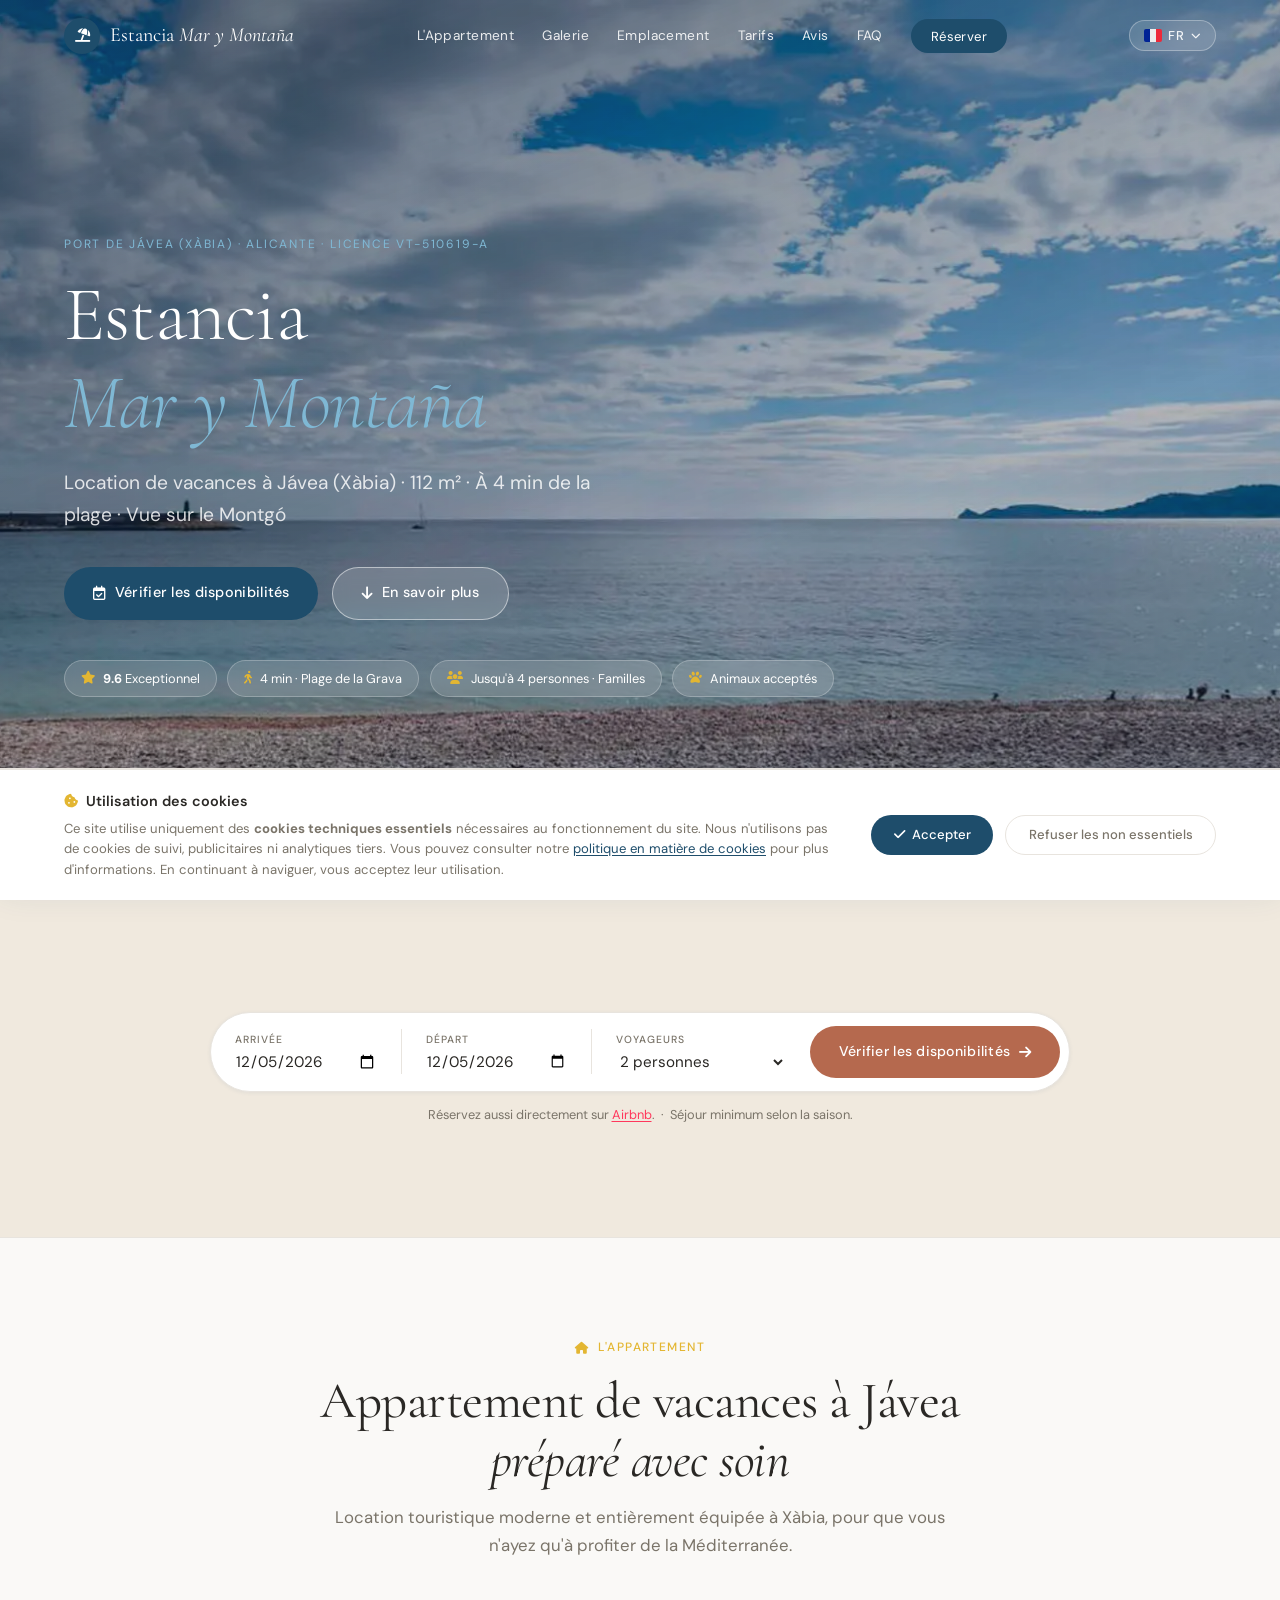
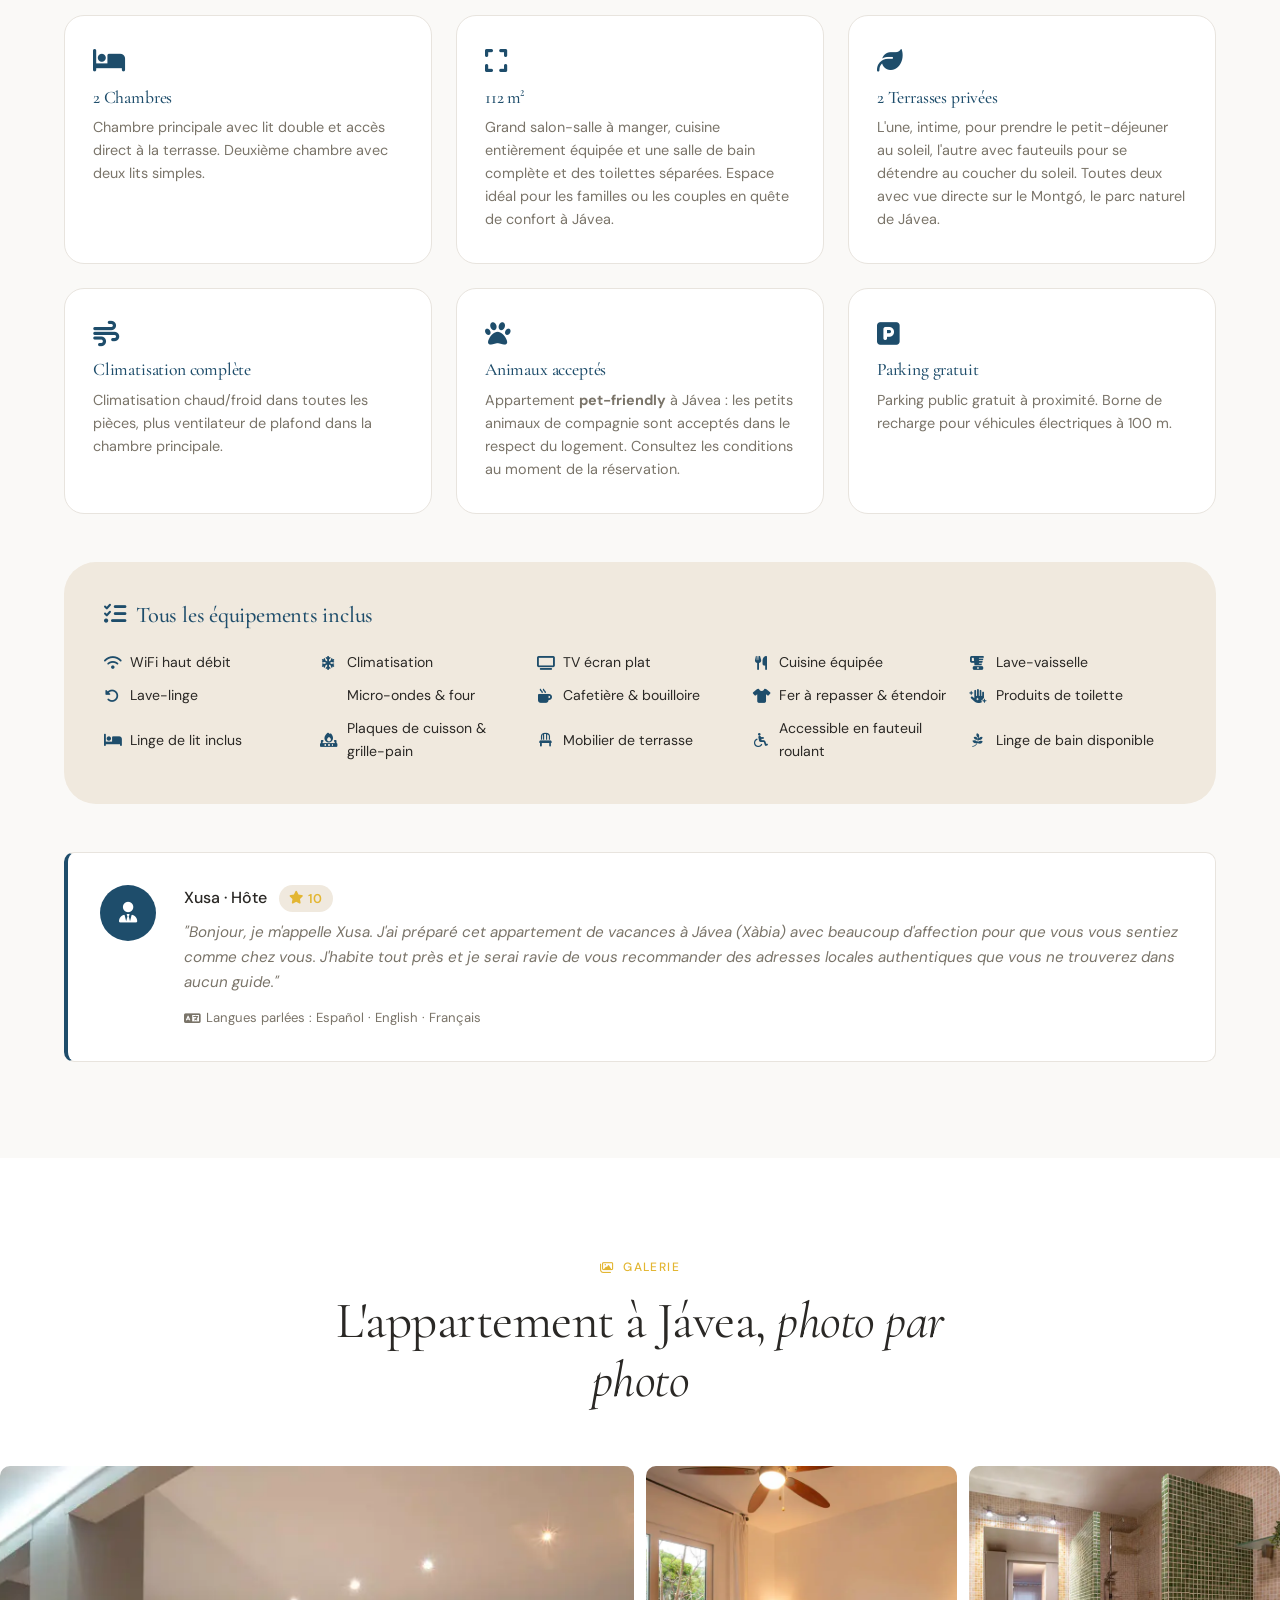
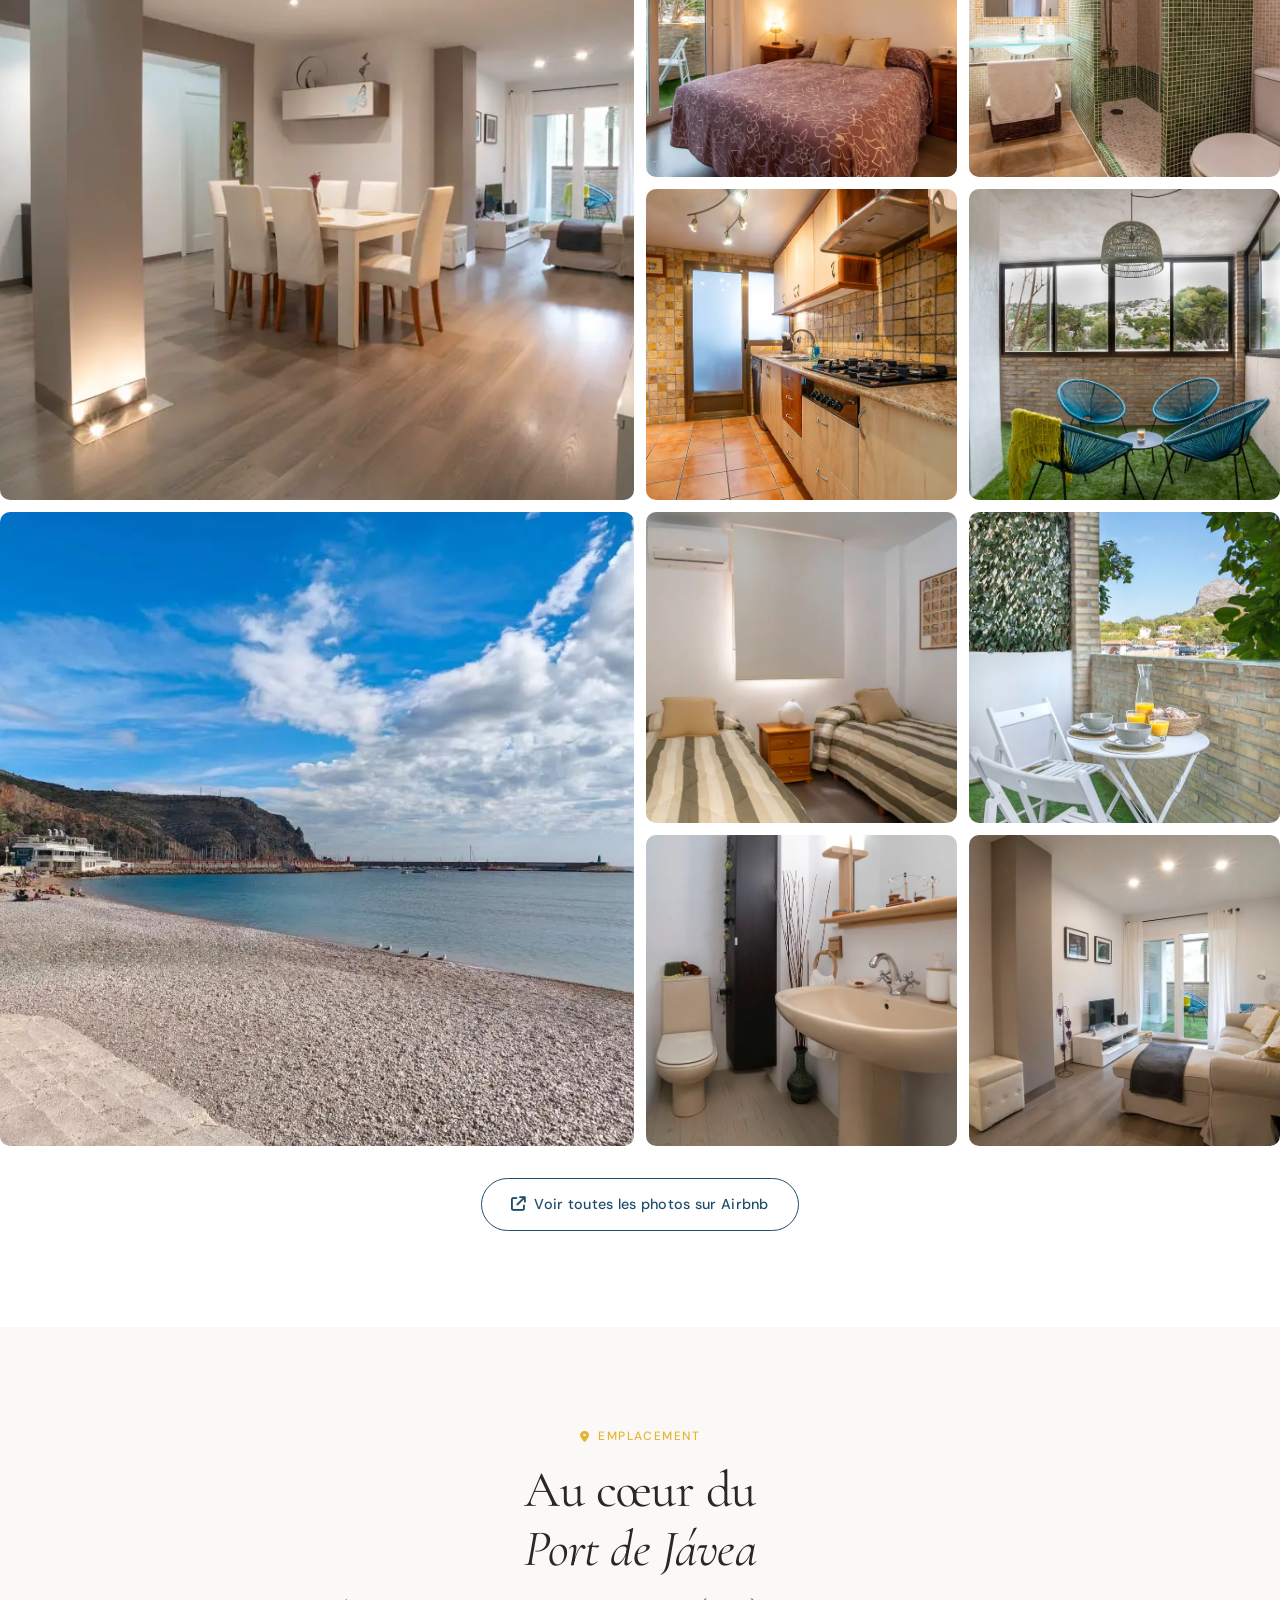
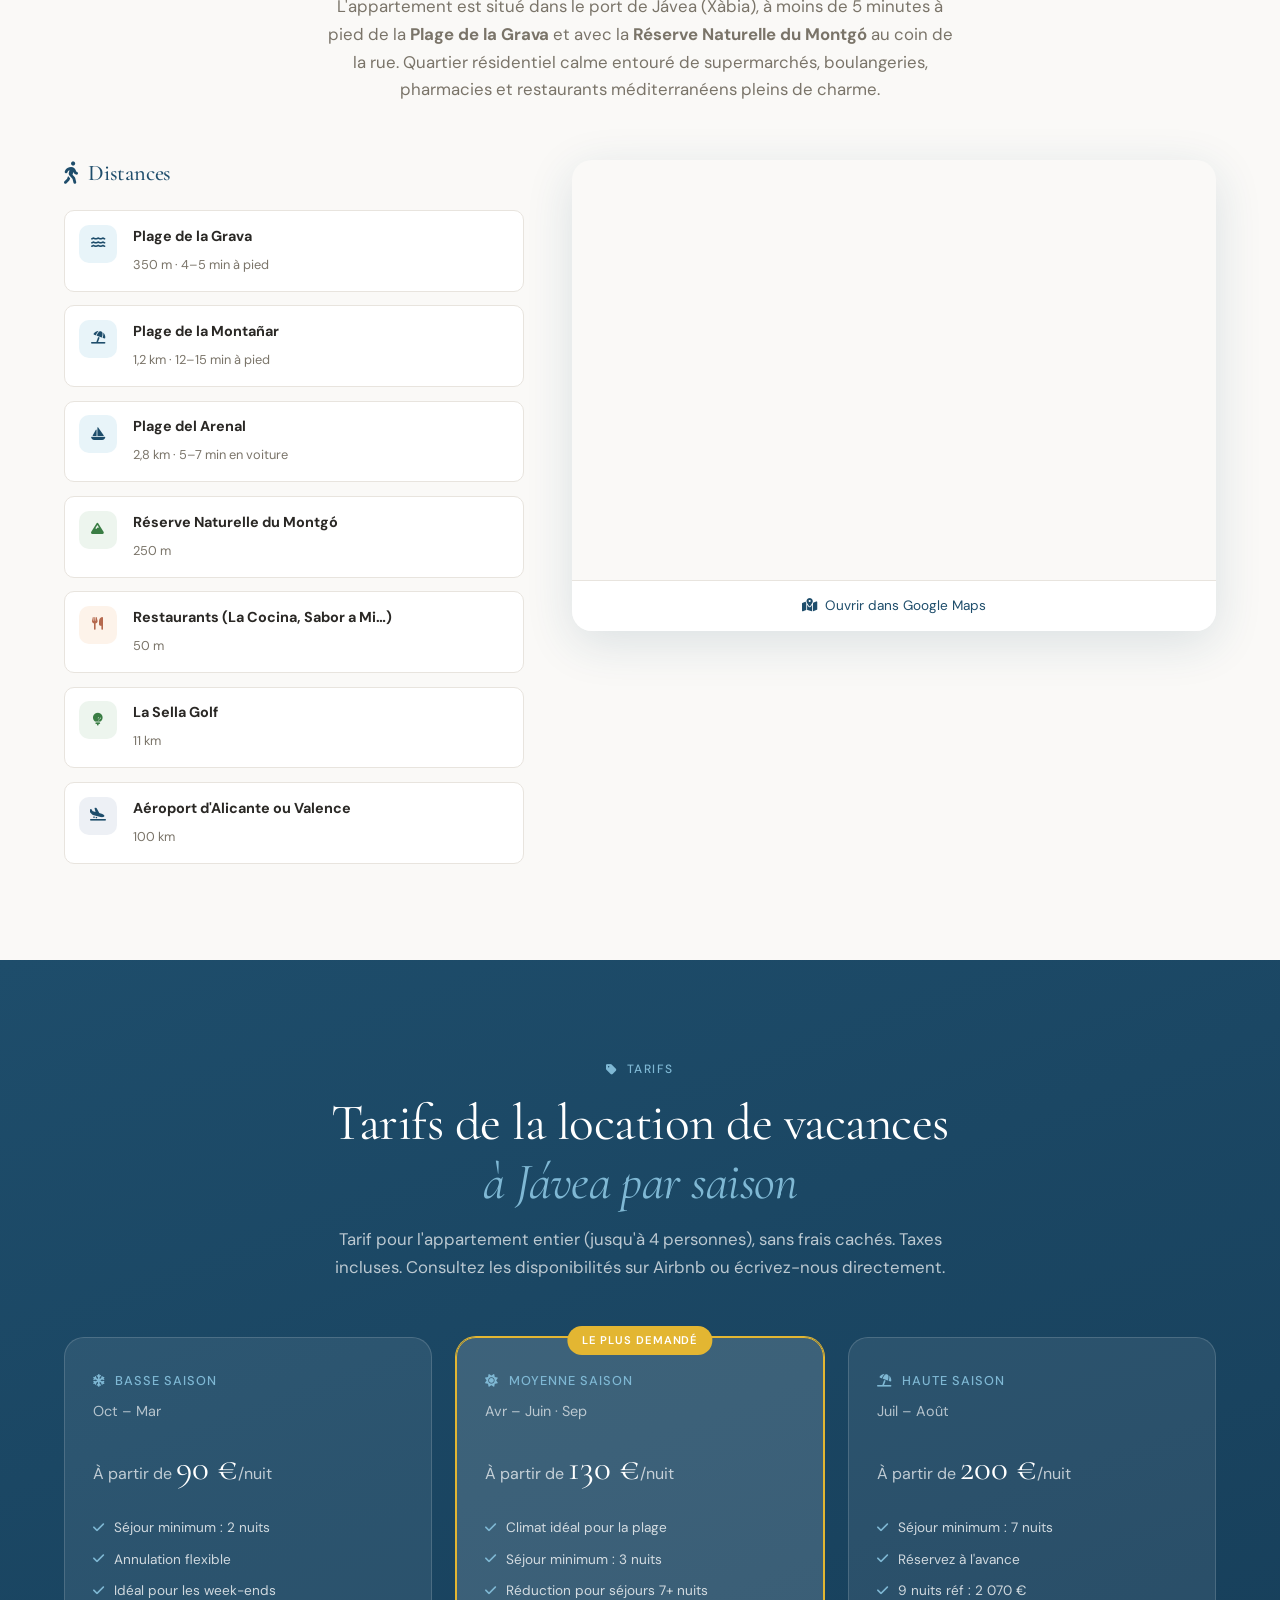
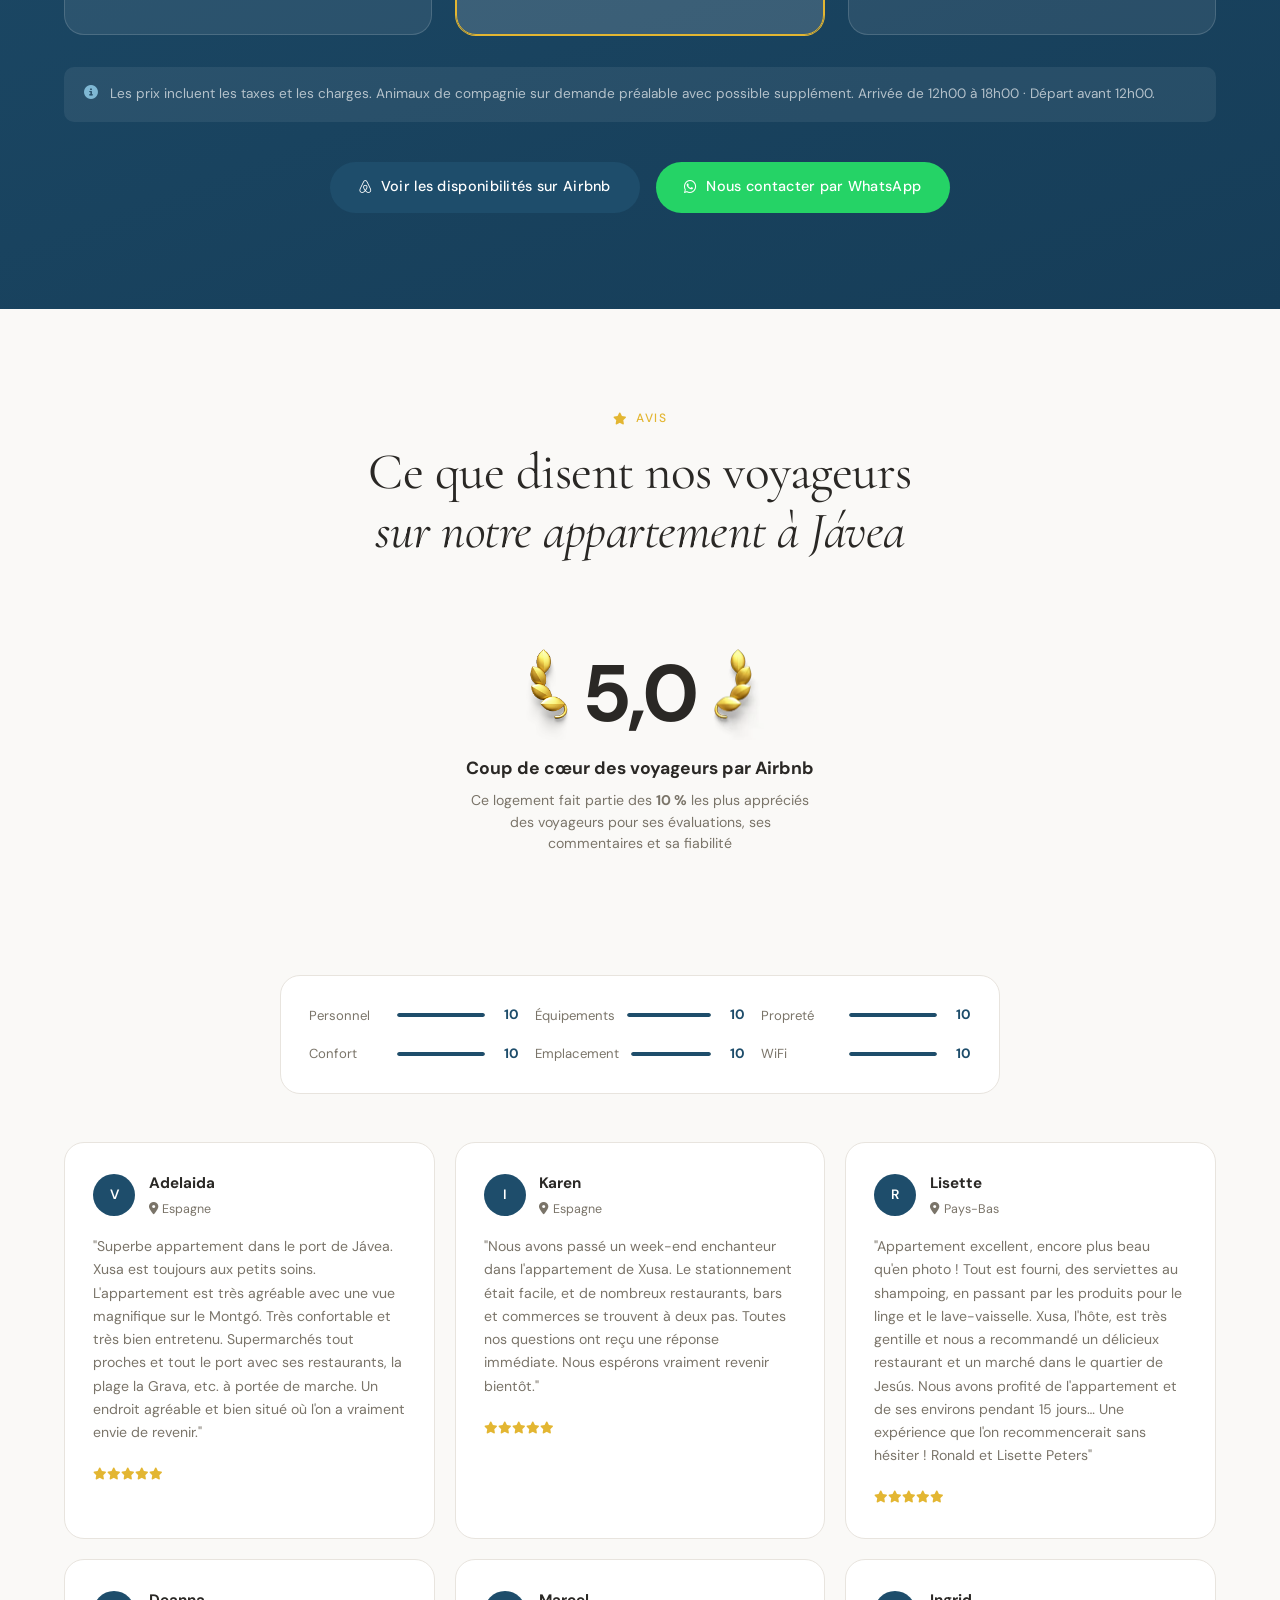
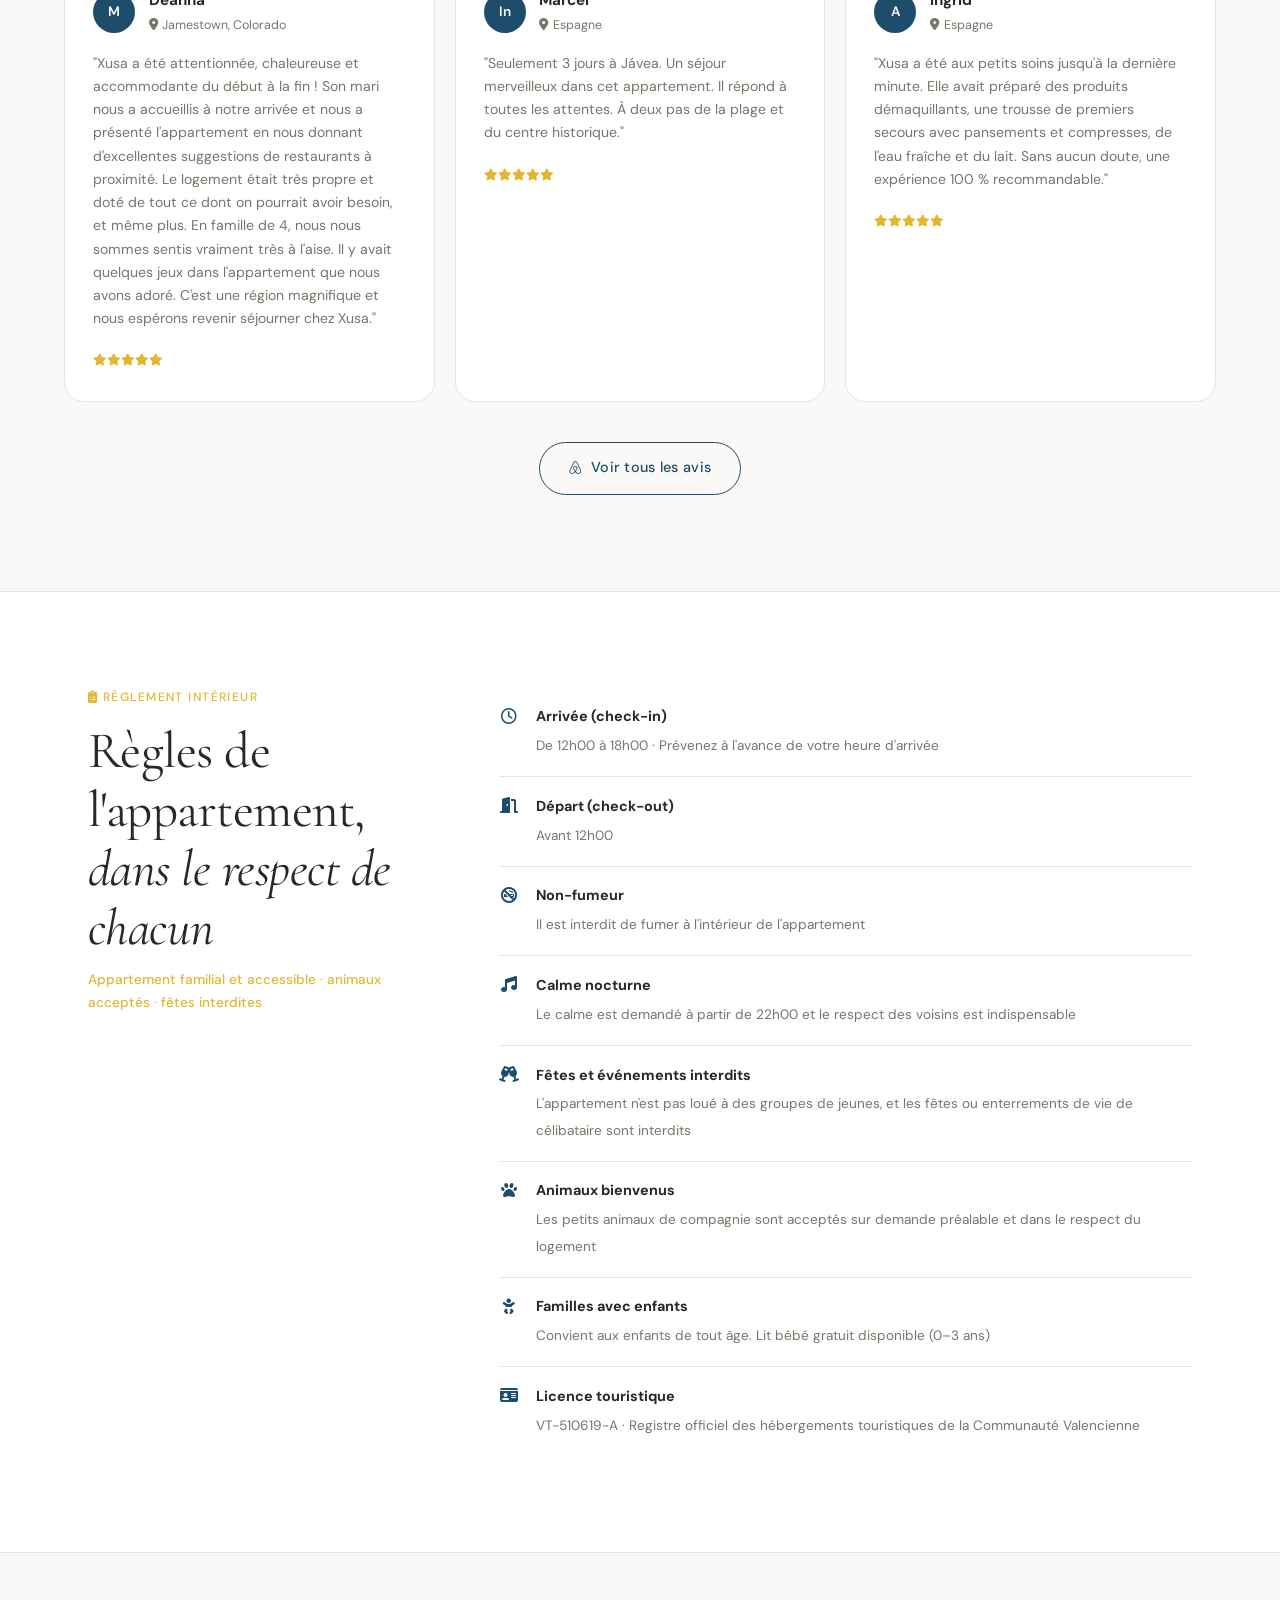
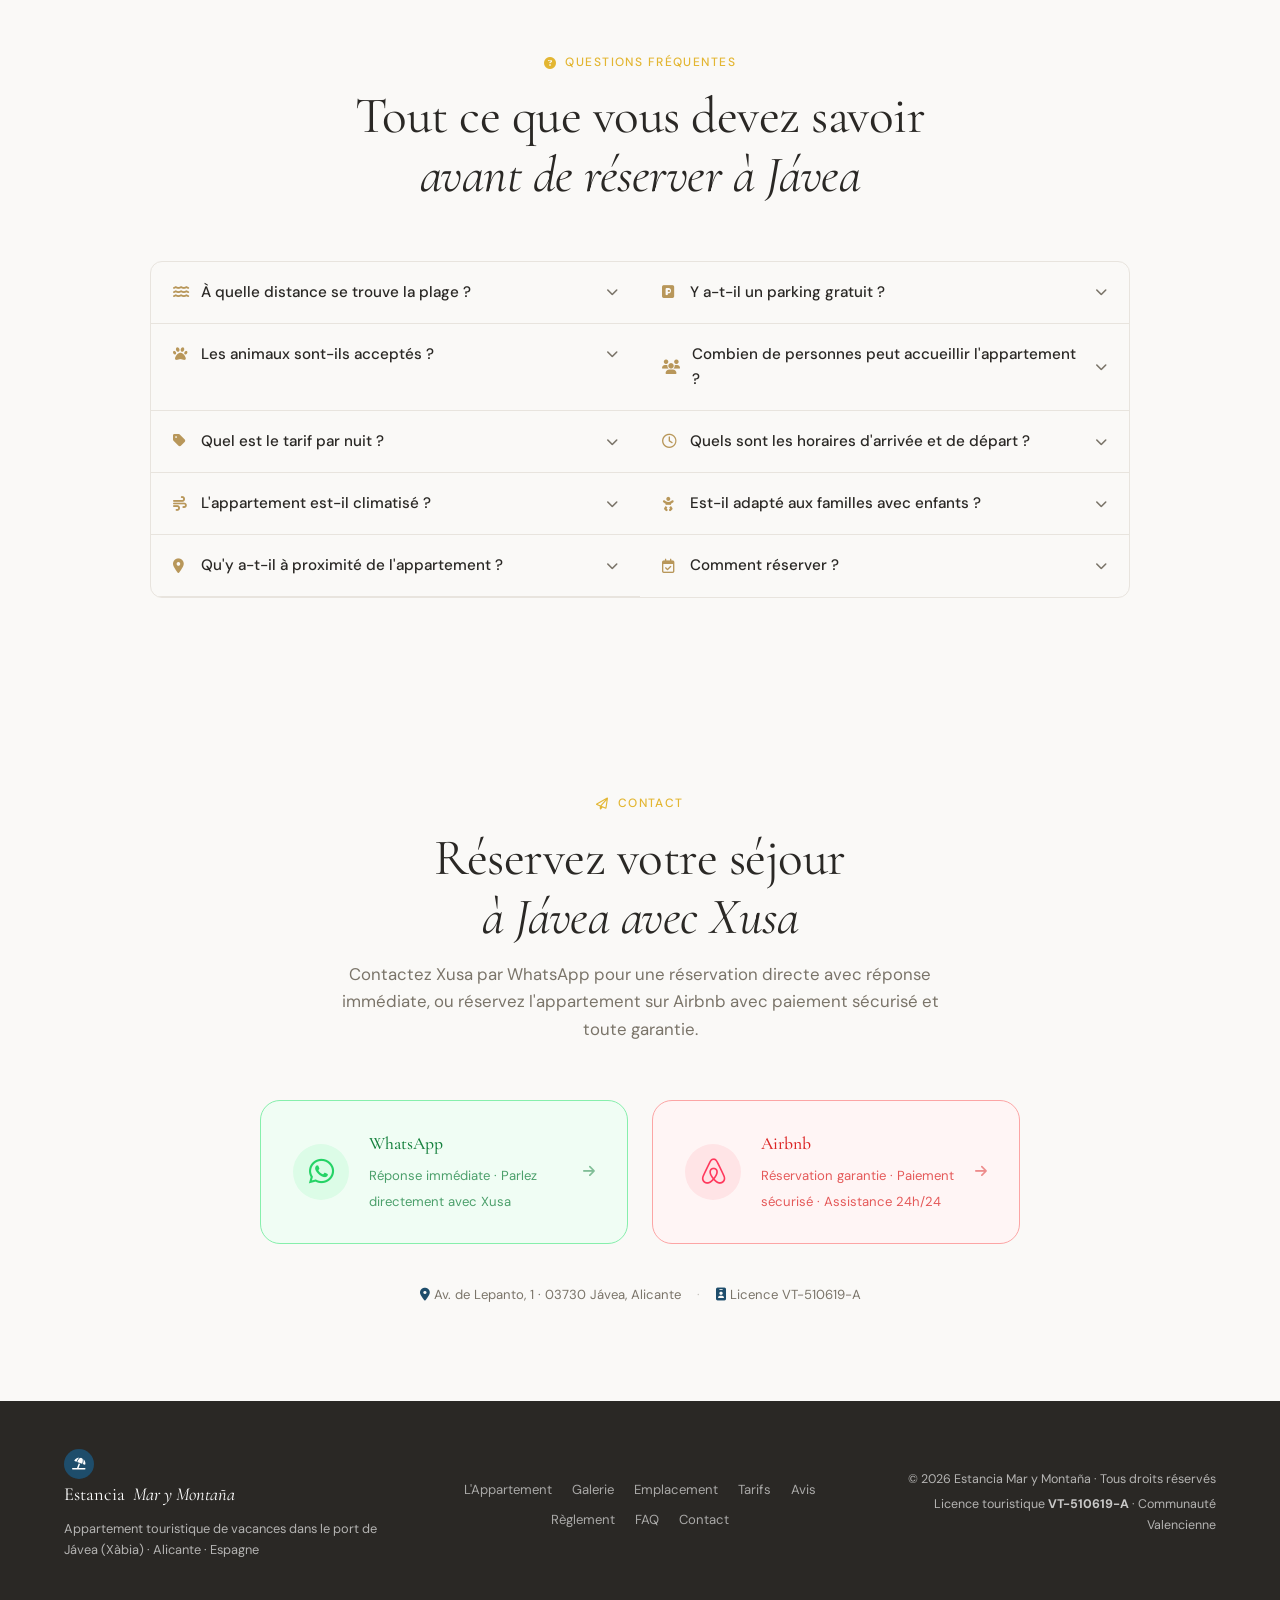
<file: fr/index.html>
<!DOCTYPE html>
<html lang="fr">
<head>
  <meta charset="UTF-8" />
  <meta name="viewport" content="width=device-width, initial-scale=1.0" />

  <!-- SEO Primary -->
  <title>Appartement de vacances à Jávea (Xàbia) · 2 ch · Plage Grava 4 min | Estancia Mar y Montaña</title>
  <meta name="description" content="Location de vacances à Jávea (Xàbia) · 112 m² · 2 ch · 2 terrasses avec vue sur le Montgó · 4 min Plage de la Grava · animaux acceptés · parking gratuit · à partir de 90 €/nuit." />
  <meta name="keywords" content="appartement vacances Jávea, location touristique Xàbia, appartement port Jávea, appartement familial Jávea, location plage Jávea, animaux acceptés Jávea, Estancia Mar y Montaña, appartement Montgó, location juillet août Jávea" />
  <meta name="author" content="Xusa – Estancia Mar y Montaña" />

  <!-- Canonical: cette version est /fr/ -->
  <link rel="canonical" href="https://www.estanciamarymontana.com/fr/" />

  <!--
    ═══════════════════════════════════════════════════════════
    HREFLANG – Internationalisation SEO
    Instructions pour ajouter une nouvelle langue :
      1. Dupliquer le dossier es/ → fr/ (ou en/, de/, etc.)
      2. Traduire le contenu de fr/index.html
      3. Ajouter ici une ligne hreflang pour la nouvelle langue :
         <link rel="alternate" hreflang="fr" href="https://www.estanciamarymontana.com/fr/" />
      4. Répliquer ce bloc hreflang dans TOUS les index.html
         de toutes les langues (y compris la racine)
    ═══════════════════════════════════════════════════════════
  -->
  <link rel="alternate" hreflang="es"    href="https://www.estanciamarymontana.com/es/" />
  <link rel="alternate" hreflang="en" href="https://www.estanciamarymontana.com/en/" />
  <link rel="alternate" hreflang="fr"    href="https://www.estanciamarymontana.com/fr/" />
  <link rel="alternate" hreflang="x-default" href="https://www.estanciamarymontana.com/es/" />
  <link rel="icon" href="/img/favicon.ico" type="image/x-icon" />
  <link rel="apple-touch-icon" href="/img/apple-touch-icon.png" />
  <link rel="sitemap" type="application/xml" href="/sitemap.xml" />

  <!-- GEO Meta Tags -->
  <meta name="geo.region" content="ES-VC" />
  <meta name="geo.placename" content="Jávea (Xàbia), Alicante, Espagne" />
  <meta name="geo.position" content="38.7876;0.1643" />
  <meta name="ICBM" content="38.7876, 0.1643" />

  <!-- Open Graph -->
  <meta property="og:type" content="website" />
  <meta property="og:title" content="Appartement de vacances à Jávea (Xàbia) · 2 ch · Terrasse · Plage 4 min | Estancia Mar y Montaña" />
  <meta property="og:description" content="112 m² · 2 chambres · 2 terrasses avec vue sur le Montgó · Plage de la Grava à 4 min · Animaux acceptés · Parking gratuit · À partir de 90 €/nuit" />
  <meta property="og:url" content="https://www.estanciamarymontana.com/fr/" />
  <meta property="og:locale" content="fr_FR" />
  <meta property="og:locale:alternate" content="es_ES" />
  <meta property="og:locale:alternate" content="en_GB" />
  <!-- og:image: remplacer par l'URL absolue de l'image lorsque le domaine est actif : -->
       <meta property="og:image" content="https://estanciamarymontana.com/img/Terraza-exterior.webp" />
       <meta property="og:image:width" content="1920" />
       <meta property="og:image:height" content="1080" />
       <meta property="og:image:alt" content="Terrasse de l'appartement de vacances Estancia Mar y Montaña à Jávea avec vue sur le Montgó" />
 
  <meta property="og:image" content="https://estanciamarymontana.com/img/Terraza-exterior.webp" />
  <meta property="og:site_name" content="Estancia Mar y Montaña" />

  <!-- Twitter Card -->
  <meta name="twitter:card" content="summary_large_image" />
  <meta name="twitter:title" content="Appartement de vacances à Jávea (Xàbia) · Plage 4 min · Animaux acceptés | Estancia Mar y Montaña" />
  <meta name="twitter:description" content="112 m² · 2 ch · 2 terrasses avec vue sur le Montgó · Plage de la Grava à 4 min · Parking gratuit · À partir de 90 €/nuit." />
  <!-- twitter:image: remplacer par URL absolue propre lorsque le domaine est actif -->
  <meta name="twitter:image" content="https://estanciamarymontana.com/img/Terraza-exterior.webp" />

<!-- ============================================================
     BLOC SCHEMA LD+JSON COMPLET
     Remplace le bloc <script type="application/ld+json"> du <head>
============================================================ -->
<script type="application/ld+json">
[
  {
    "@context": "https://schema.org",
    "@type": "LodgingBusiness",
    "name": "Estancia Mar y Montaña",
    "description": "Appartement touristique de 112 m² dans le port de Jávea avec 2 chambres, 2 terrasses privées avec vue sur le Montgó, à 4 minutes à pied de la Plage de la Grava. Climatisation, WiFi gratuit, parking gratuit et animaux acceptés.",
    "url": "https://www.estanciamarymontana.com/",
    "telephone": "+34697359158",
    "address": {
      "@type": "PostalAddress",
      "streetAddress": "Av. de Lepanto, 1",
      "addressLocality": "Jávea",
      "addressRegion": "Alicante",
      "postalCode": "03730",
      "addressCountry": "ES"
    },
    "geo": {
      "@type": "GeoCoordinates",
      "latitude": 38.7876,
      "longitude": 0.1643
    },
    "hasMap": "https://maps.google.com/?q=38.7876,0.1643",
    "image": [
      "https://www.estanciamarymontana.com/img/hero-image.webp",
      "https://www.estanciamarymontana.com/img/Salon-comedor.webp",
      "https://www.estanciamarymontana.com/img/Terraza-vistas.webp",
      "https://www.estanciamarymontana.com/img/habitacion-principal.webp"
    ],
    "priceRange": "€€",
    "currenciesAccepted": "EUR",
    "paymentAccepted": "Carte de crédit, virement bancaire",
    "checkinTime": "12:00",
    "checkoutTime": "12:00",
    "amenityFeature": [
      {"@type": "LocationFeatureSpecification", "name": "WiFi gratuit", "value": true},
      {"@type": "LocationFeatureSpecification", "name": "Climatisation", "value": true},
      {"@type": "LocationFeatureSpecification", "name": "Parking gratuit", "value": true},
      {"@type": "LocationFeatureSpecification", "name": "Terrasse privée", "value": true},
      {"@type": "LocationFeatureSpecification", "name": "Animaux acceptés", "value": true},
      {"@type": "LocationFeatureSpecification", "name": "Lave-vaisselle", "value": true},
      {"@type": "LocationFeatureSpecification", "name": "Lave-linge", "value": true},
      {"@type": "LocationFeatureSpecification", "name": "Cuisine équipée", "value": true},
      {"@type": "LocationFeatureSpecification", "name": "Télévision", "value": true},
      {"@type": "LocationFeatureSpecification", "name": "Accessible en fauteuil roulant", "value": true},
      {"@type": "LocationFeatureSpecification", "name": "Lit bébé disponible", "value": true},
      {"@type": "LocationFeatureSpecification", "name": "Linge de lit inclus", "value": true}
    ],
    "aggregateRating": {
      "@type": "AggregateRating",
      "ratingValue": "4.8",
      "reviewCount": "9",
      "bestRating": "5",
      "worstRating": "1"
    },
    "review": [
      {
        "@type": "Review",
        "author": {"@type": "Person", "name": "Adelaida"},
        "reviewRating": {"@type": "Rating", "ratingValue": "5", "bestRating": "5"},
        "reviewBody": "Superbe appartement dans le port de Jávea. Xusa est toujours aux petits soins. L'appartement est très agréable avec une belle vue sur le Montgo. Très confortable et très bien entretenu. Supermarchés tout proches et tout le port avec ses restaurants, la plage la Grava, etc., accessibles à pied. Un endroit très agréable et bien placé, où l'on a vraiment envie de revenir.",
        "inLanguage": "fr"
      },
      {
        "@type": "Review",
        "author": {"@type": "Person", "name": "Karen"},
        "reviewRating": {"@type": "Rating", "ratingValue": "5", "bestRating": "5"},
        "reviewBody": "Nous avons passé un week-end enchanteur dans l'appartement de Xusa. Le stationnement était facile, et de nombreux restaurants, bars et commerces se trouvent à deux pas. Toutes nos questions ont reçu une réponse immédiate. Nous espérons vraiment revenir bientôt.",
        "inLanguage": "fr"
      },
      {
        "@type": "Review",
        "author": {"@type": "Person", "name": "Lisette"},
        "reviewRating": {"@type": "Rating", "ratingValue": "5", "bestRating": "5"},
        "reviewBody": "Appartement excellent, encore plus beau qu'en photo. Tout est inclus, des serviettes au shampoing en passant par les produits ménagers. Xusa, l'hôte, est très gentille et nous a recommandé un délicieux restaurant. Nous avons profité de l'appartement et de ses environs pendant 15 jours. Une expérience que l'on recommencerait sans hésiter.",
        "inLanguage": "fr"
      },
      {
        "@type": "Review",
        "author": {"@type": "Person", "name": "Deanna"},
        "reviewRating": {"@type": "Rating", "ratingValue": "5", "bestRating": "5"},
        "reviewBody": "Xusa a été attentionnée, chaleureuse et accommodante du début à la fin. Son mari nous a accueillis chaleureusement à notre arrivée et nous a présenté l'appartement en nous donnant d'excellentes suggestions de restaurants. Le logement était très propre et fourni avec tout ce dont on pourrait avoir besoin, et même plus. En famille de 4, nous nous sommes sentis vraiment très à l'aise. Nous espérons revenir séjourner chez Xusa.",
        "inLanguage": "fr"
      },
      {
        "@type": "Review",
        "author": {"@type": "Person", "name": "Marcel"},
        "reviewRating": {"@type": "Rating", "ratingValue": "5", "bestRating": "5"},
        "reviewBody": "Un séjour merveilleux dans cet appartement. Il répond à toutes les attentes. À deux pas de la plage et du centre historique.",
        "inLanguage": "fr"
      },
      {
        "@type": "Review",
        "author": {"@type": "Person", "name": "Ingrid"},
        "reviewRating": {"@type": "Rating", "ratingValue": "5", "bestRating": "5"},
        "reviewBody": "Xusa a été aux petits soins jusqu'à la dernière minute. Elle avait préparé des produits démaquillants, une trousse de premiers secours avec pansements et compresses, de l'eau fraîche et du lait. Une expérience 100 % recommandable, sans aucun doute.",
        "inLanguage": "fr"
      }
    ],
    "touristType": ["Famille", "Couple", "Voyageurs avec animaux"],
    "numberOfRooms": 2,
    "floorSize": {"@type": "QuantitativeValue", "value": 112, "unitCode": "MTK"},
    "petsAllowed": true,
    "identifier": "VT-510619-A",
    "inLanguage": ["es", "en", "fr"],
    "sameAs": [
      "https://www.airbnb.es/rooms/1462335158547780452"
    ]
  },
  {
    "@context": "https://schema.org",
    "@type": "FAQPage",
    "mainEntity": [
      {
        "@type": "Question",
        "name": "À quelle distance se trouve la plage ?",
        "acceptedAnswer": {
          "@type": "Answer",
          "text": "La Plage de la Grava est à seulement 350 mètres, soit 4 à 5 minutes à pied. La Plage de la Montañar se trouve à 1,2 km (12-15 min à pied) et la Plage del Arenal à 2,8 km (5-7 min en voiture)."
        }
      },
      {
        "@type": "Question",
        "name": "L'appartement dispose-t-il d'un parking gratuit ?",
        "acceptedAnswer": {
          "@type": "Answer",
          "text": "Oui, il y a un parking public gratuit à proximité de l'appartement. Il y a également une borne de recharge pour véhicules électriques à 100 mètres."
        }
      },
      {
        "@type": "Question",
        "name": "Les animaux de compagnie sont-ils acceptés ?",
        "acceptedAnswer": {
          "@type": "Answer",
          "text": "Oui, les petits animaux de compagnie sont acceptés sur demande préalable et dans le respect du logement. Un supplément peut s'appliquer. Renseignez-vous au moment de la réservation."
        }
      },
      {
        "@type": "Question",
        "name": "Combien de personnes peut accueillir l'appartement ?",
        "acceptedAnswer": {
          "@type": "Answer",
          "text": "L'appartement peut accueillir jusqu'à 4 personnes. Il comprend 2 chambres : une chambre principale avec lit double et une deuxième chambre avec deux lits simples."
        }
      },
      {
        "@type": "Question",
        "name": "Quel est le tarif par nuit ?",
        "acceptedAnswer": {
          "@type": "Answer",
          "text": "Les tarifs varient selon la saison : à partir de 90 €/nuit en basse saison (octobre à mars), à partir de 130 €/nuit en moyenne saison (avril à juin et septembre), et à partir de 200 €/nuit en haute saison (juillet et août). Les prix incluent les taxes."
        }
      },
      {
        "@type": "Question",
        "name": "Quels sont les horaires d'arrivée et de départ ?",
        "acceptedAnswer": {
          "@type": "Answer",
          "text": "L'arrivée (check-in) se fait entre 12h00 et 18h00. Le départ (check-out) est à 12h00 au plus tard. Il est important de prévenir à l'avance de votre heure d'arrivée."
        }
      },
      {
        "@type": "Question",
        "name": "L'appartement est-il climatisé ?",
        "acceptedAnswer": {
          "@type": "Answer",
          "text": "Oui, l'appartement dispose de la climatisation chaud/froid dans toutes les pièces, ainsi qu'un ventilateur de plafond dans la chambre principale."
        }
      },
      {
        "@type": "Question",
        "name": "Comment réserver l'appartement ?",
        "acceptedAnswer": {
          "@type": "Answer",
          "text": "Vous pouvez réserver directement via Airbnb (https://www.airbnb.es/rooms/1462335158547780452) ou contacter l'hôte Xusa par WhatsApp au +34 697 359 158 pour une réservation directe avec réponse immédiate."
        }
      },
      {
        "@type": "Question",
        "name": "Qu'y a-t-il à proximité de l'appartement à Jávea ?",
        "acceptedAnswer": {
          "@type": "Answer",
          "text": "L'appartement est situé dans le port de Jávea, à 50 mètres de restaurants comme La Cocina et Sabor a Mi, avec supermarchés et pharmacies à proximité. La Réserve Naturelle du Montgó est à 250 mètres. Le centre historique de Jávea et le golf La Sella sont à quelques kilomètres."
        }
      },
      {
        "@type": "Question",
        "name": "Est-il adapté aux familles avec enfants ?",
        "acceptedAnswer": {
          "@type": "Answer",
          "text": "Oui, l'appartement convient aux enfants de tout âge. Un lit bébé gratuit peut être demandé pour les enfants de 0 à 3 ans. L'appartement est également accessible aux personnes en fauteuil roulant."
        }
      }
    ]
  }
]
</script>


  <!-- Fonts -->
  <link rel="preconnect" href="https://fonts.googleapis.com" />
  <link rel="preconnect" href="https://fonts.gstatic.com" crossorigin />
  <link href="https://fonts.googleapis.com/css2?family=Cormorant+Garamond:ital,wght@0,300;0,400;0,500;1,300;1,400&family=DM+Sans:wght@300;400;500&display=swap" rel="stylesheet" />

  <!-- Font Awesome -->
  <link rel="stylesheet" href="https://cdnjs.cloudflare.com/ajax/libs/font-awesome/6.5.0/css/all.min.css" />

  <!-- Stylesheet -->
  <link rel="stylesheet" href="../css/style.css" />
</head>
<body>

  <!-- ============================================================
       HEADER / NAV
  ============================================================ -->
  <header class="site-header" id="site-header">
    <div class="header-inner">
      <a href="#inicio" class="logo" aria-label="Estancia Mar y Montaña accueil">
        <span class="logo-icon"><i class="fa-solid fa-umbrella-beach"></i></span>
        <span class="logo-text">Estancia <em>Mar y Montaña</em></span>
      </a>
      <nav class="main-nav" aria-label="Navigation principale">
        <ul>
          <li><a href="#apartamento">L'Appartement</a></li>
          <li><a href="#galeria">Galerie</a></li>
          <li><a href="#ubicacion">Emplacement</a></li>
          <li><a href="#precios">Tarifs</a></li>
          <li><a href="#resenas">Avis</a></li>
          <li><a href="#faq">FAQ</a></li>
          <li><a href="#contacto" class="nav-cta">Réserver</a></li>
        </ul>
      </nav>
      <!-- Language switcher -->
      <div class="lang-switcher" id="lang-switcher">
        <button class="lang-btn" aria-haspopup="true" aria-expanded="false" aria-label="Choisir la langue">
          <svg class="lang-flag-svg" viewBox="0 0 18 13" xmlns="http://www.w3.org/2000/svg"><rect width="6" height="13" fill="#002395"/><rect x="6" width="6" height="13" fill="#EDEDED"/><rect x="12" width="6" height="13" fill="#ED2939"/></svg>
          <span class="lang-label">FR</span>
          <i class="fa-solid fa-chevron-down lang-arrow"></i>
        </button>
        <ul class="lang-dropdown" role="menu">
          <li role="menuitem"><a href="#" data-lang="es" class="lang-option"><svg class="lang-flag-svg" viewBox="0 0 18 13" xmlns="http://www.w3.org/2000/svg"><rect width="18" height="13" fill="#c60b1e"/><rect y="3.5" width="18" height="6" fill="#ffc400"/></svg> Español</a></li>
          <li role="menuitem"><a href="#" data-lang="en" class="lang-option"><svg class="lang-flag-svg" viewBox="0 0 18 13" xmlns="http://www.w3.org/2000/svg"><rect width="18" height="13" fill="#012169"/><polygon points="0,0 18,13 18,10.7 2.3,0" fill="white"/><polygon points="18,0 0,13 0,10.7 15.7,0" fill="white"/><polygon points="0,0 18,13 18,11.5 1.5,0" fill="#C8102E"/><polygon points="18,0 0,13 0,11.5 16.5,0" fill="#C8102E"/><rect x="7.5" width="3" height="13" fill="white"/><rect y="5" width="18" height="3" fill="white"/><rect x="8" width="2" height="13" fill="#C8102E"/><rect y="5.5" width="18" height="2" fill="#C8102E"/></svg> English</a></li>
          <li role="menuitem"><a href="#" data-lang="fr" class="lang-option lang-active"><svg class="lang-flag-svg" viewBox="0 0 18 13" xmlns="http://www.w3.org/2000/svg"><rect width="6" height="13" fill="#002395"/><rect x="6" width="6" height="13" fill="#EDEDED"/><rect x="12" width="6" height="13" fill="#ED2939"/></svg> Français</a></li>
        </ul>
      </div>

      <button class="menu-toggle" aria-label="Ouvrir le menu" aria-expanded="false" aria-controls="mobile-menu">
        <span></span><span></span><span></span>
      </button>
    </div>
    <!-- Mobile menu -->
    <nav class="mobile-nav" id="mobile-menu" aria-label="Menu mobile">
      <ul>
        <li class="mobile-lang">
          <a href="#" data-lang="es"><svg style="width:18px;height:13px;border-radius:2px;display:inline-block;vertical-align:middle;margin-right:4px" viewBox="0 0 18 13" xmlns="http://www.w3.org/2000/svg"><rect width="18" height="13" fill="#c60b1e"/><rect y="3.5" width="18" height="6" fill="#ffc400"/></svg>ES</a>
          <a href="#" data-lang="en"><svg style="width:18px;height:13px;border-radius:2px;display:inline-block;vertical-align:middle;margin-right:4px" viewBox="0 0 18 13" xmlns="http://www.w3.org/2000/svg"><rect width="18" height="13" fill="#012169"/><polygon points="0,0 18,13 18,10.7 2.3,0" fill="white"/><polygon points="18,0 0,13 0,10.7 15.7,0" fill="white"/><polygon points="0,0 18,13 18,11.5 1.5,0" fill="#C8102E"/><polygon points="18,0 0,13 0,11.5 16.5,0" fill="#C8102E"/><rect x="7.5" width="3" height="13" fill="white"/><rect y="5" width="18" height="3" fill="white"/><rect x="8" width="2" height="13" fill="#C8102E"/><rect y="5.5" width="18" height="2" fill="#C8102E"/></svg>EN</a>
          <a href="#" data-lang="fr" class="lang-active"><svg style="width:18px;height:13px;border-radius:2px;display:inline-block;vertical-align:middle;margin-right:4px" viewBox="0 0 18 13" xmlns="http://www.w3.org/2000/svg"><rect width="6" height="13" fill="#002395"/><rect x="6" width="6" height="13" fill="#EDEDED"/><rect x="12" width="6" height="13" fill="#ED2939"/></svg>FR</a>
        </li>
        <li><a href="#apartamento">L'Appartement</a></li>
        <li><a href="#galeria">Galerie</a></li>
        <li><a href="#ubicacion">Emplacement</a></li>
        <li><a href="#precios">Tarifs</a></li>
        <li><a href="#resenas">Avis</a></li>
        <li><a href="#faq">FAQ</a></li>
        <li><a href="#contacto">Réserver</a></li>
      </ul>
    </nav>
  </header>

  <main>

    <!-- ============================================================
         HERO
    ============================================================ -->
    <section class="hero" id="inicio" aria-label="Appartement de vacances à Jávea — Estancia Mar y Montaña">
      <div class="hero-media">
        <img
          src="/img/hero-image.webp"
          alt="Appartement de vacances Estancia Mar y Montaña à Jávea — terrasse avec vue sur le Montgó et la mer Méditerranée"
          class="hero-img"
          width="1920"
          height="1080"
          loading="eager"
          fetchpriority="high"
        />
        <div class="hero-overlay"></div>
      </div>
      <div class="hero-content">
        <p class="hero-eyebrow reveal-up">Port de Jávea (Xàbia) · Alicante · Licence VT-510619-A</p>
        <h1 class="hero-title reveal-up delay-1">Estancia<br /><em>Mar y Montaña</em></h1>
        <p class="hero-subtitle reveal-up delay-2">Location de vacances à Jávea (Xàbia) · 112 m² · À 4 min de la plage · Vue sur le Montgó</p>
        <div class="hero-actions reveal-up delay-3">
          <a href="#contacto" class="btn btn-primary">
            <i class="fa-regular fa-calendar-check"></i> Vérifier les disponibilités
          </a>
          <a href="#apartamento" class="btn btn-ghost">
            <i class="fa-solid fa-arrow-down"></i> En savoir plus
          </a>
        </div>
        <div class="hero-badges reveal-up delay-4">
          <div class="badge">
            <i class="fa-solid fa-star"></i>
            <span><strong>9.6</strong> Exceptionnel</span>
          </div>
          <div class="badge">
            <i class="fa-solid fa-person-walking"></i>
            <span>4 min · Plage de la Grava</span>
          </div>
          <div class="badge">
            <i class="fa-solid fa-users"></i>
            <span>Jusqu'à 4 personnes · Familles</span>
          </div>
          <div class="badge">
            <i class="fa-solid fa-paw"></i>
            <span>Animaux acceptés</span>
          </div>
        </div>
      </div>
      <a href="#apartamento" class="hero-scroll" aria-label="Faire défiler vers le bas">
        <i class="fa-solid fa-chevron-down"></i>
      </a>
    </section>

    <!-- ============================================================
         BARRE DE RÉSERVATION
    ============================================================ -->
    <section class="booking-bar-section" aria-label="Vérifier les disponibilités">
      <div class="booking-bar">
        <div class="booking-bar-fields">
          <div class="booking-field">
            <span class="booking-field-label">ARRIVÉE</span>
            <input type="date" id="booking-llegada" class="booking-date-input" aria-label="Date d'arrivée" />
          </div>
          <div class="booking-bar-divider" aria-hidden="true"></div>
          <div class="booking-field">
            <span class="booking-field-label">DÉPART</span>
            <input type="date" id="booking-salida" class="booking-date-input" aria-label="Date de départ" />
          </div>
          <div class="booking-bar-divider" aria-hidden="true"></div>
          <div class="booking-field booking-field--guests">
            <span class="booking-field-label">VOYAGEURS</span>
            <select id="booking-viajeros" class="booking-select" aria-label="Nombre de voyageurs">
              <option value="1">1 personne</option>
              <option value="2" selected>2 personnes</option>
              <option value="3">3 personnes</option>
              <option value="4">4 personnes</option>
            </select>
          </div>
        </div>
        <a
          href="https://www.airbnb.es/rooms/1462335158547780452"
          target="_blank"
          rel="noopener noreferrer"
          class="btn btn-booking"
          id="booking-cta"
        >
          Vérifier les disponibilités <i class="fa-solid fa-arrow-right"></i>
        </a>
      </div>
      <p class="booking-bar-note">
        Réservez aussi directement sur
        <a href="https://www.airbnb.es/rooms/1462335158547780452?guests=1&adults=1&s=67&unique_share_id=372520dd-d4dd-4902-9d3e-ffaa620822ad" target="_blank" rel="noopener noreferrer" class="booking-airbnb-link">Airbnb</a>.
        &nbsp;·&nbsp; Séjour minimum selon la saison.
      </p>
    </section>

    <!-- ============================================================
         APPARTEMENT – DESCRIPTION
    ============================================================ -->
    <section class="section apartamento" id="apartamento" aria-label="Description de l'appartement de vacances à Jávea">
      <div class="container">
        <div class="section-header reveal-up">
          <span class="section-label"><i class="fa-solid fa-house"></i> L'appartement</span>
          <h2>Appartement de vacances à Jávea<br /><em>préparé avec soin</em></h2>
          <p class="section-intro">Location touristique moderne et entièrement équipée à Xàbia, pour que vous n'ayez qu'à profiter de la Méditerranée.</p>
        </div>

        <div class="feature-grid">
          <div class="feature-card reveal-up delay-1">
            <i class="fa-solid fa-bed"></i>
            <h3>2 Chambres</h3>
            <p>Chambre principale avec lit double et accès direct à la terrasse. Deuxième chambre avec deux lits simples.</p>
          </div>
          <div class="feature-card reveal-up delay-2">
            <i class="fa-solid fa-expand"></i>
            <h3>112 m²</h3>
            <p>Grand salon-salle à manger, cuisine entièrement équipée et une salle de bain complète et des toilettes séparées. Espace idéal pour les familles ou les couples en quête de confort à Jávea.</p>
          </div>
          <div class="feature-card reveal-up delay-3">
            <i class="fa-solid fa-leaf"></i>
            <h3>2 Terrasses privées</h3>
            <p>L'une, intime, pour prendre le petit-déjeuner au soleil, l'autre avec fauteuils pour se détendre au coucher du soleil. Toutes deux avec vue directe sur le Montgó, le parc naturel de Jávea.</p>
          </div>
          <div class="feature-card reveal-up delay-4">
            <i class="fa-solid fa-wind"></i>
            <h3>Climatisation complète</h3>
            <p>Climatisation chaud/froid dans toutes les pièces, plus ventilateur de plafond dans la chambre principale.</p>
          </div>
          <div class="feature-card reveal-up delay-1">
            <i class="fa-solid fa-paw"></i>
            <h3>Animaux acceptés</h3>
            <p>Appartement <strong>pet-friendly</strong> à Jávea : les petits animaux de compagnie sont acceptés dans le respect du logement. Consultez les conditions au moment de la réservation.</p>
          </div>
          <div class="feature-card reveal-up delay-2">
            <i class="fa-solid fa-square-parking"></i>
            <h3>Parking gratuit</h3>
            <p>Parking public gratuit à proximité. Borne de recharge pour véhicules électriques à 100 m.</p>
          </div>
        </div>

        <!-- Services complets -->
        <div class="amenities reveal-up">
          <h3 class="amenities-title"><i class="fa-solid fa-list-check"></i> Tous les équipements inclus</h3>
          <ul class="amenities-list">
            <li><i class="fa-solid fa-wifi"></i> WiFi haut débit</li>
            <li><i class="fa-solid fa-snowflake"></i> Climatisation</li>
            <li><i class="fa-solid fa-tv"></i> TV écran plat</li>
            <li><i class="fa-solid fa-utensils"></i> Cuisine équipée</li>
            <li><i class="fa-solid fa-blender"></i> Lave-vaisselle</li>
            <li><i class="fa-solid fa-rotate-left"></i> Lave-linge</li>
            <li><i class="fa-solid fa-microwave"></i> Micro-ondes & four</li>
            <li><i class="fa-solid fa-mug-hot"></i> Cafetière & bouilloire</li>
            <li><i class="fa-solid fa-shirt"></i> Fer à repasser & étendoir</li>
            <li><i class="fa-solid fa-hand-sparkles"></i> Produits de toilette</li>
            <li><i class="fa-solid fa-bed"></i> Linge de lit inclus</li>
            <li><i class="fa-solid fa-fire-burner"></i> Plaques de cuisson & grille-pain</li>
            <li><i class="fa-solid fa-chair"></i> Mobilier de terrasse</li>
            <li><i class="fa-solid fa-wheelchair"></i> Accessible en fauteuil roulant</li>
            <li><i class="fa-brands fa-pagelines"></i> Linge de bain disponible</li>
          </ul>
        </div>

        <!-- Description hôte -->
        <div class="host-block reveal-up">
          <div class="host-avatar">
            <i class="fa-solid fa-user-tie"></i>
          </div>
          <div class="host-text">
            <p class="host-name">Xusa · Hôte <span class="host-score"><i class="fa-solid fa-star"></i> 10</span></p>
            <blockquote>
              "Bonjour, je m'appelle Xusa. J'ai préparé cet appartement de vacances à Jávea (Xàbia) avec beaucoup d'affection pour que vous vous sentiez comme chez vous. J'habite tout près et je serai ravie de vous recommander des adresses locales authentiques que vous ne trouverez dans aucun guide."
            </blockquote>
            <p class="host-langs"><i class="fa-solid fa-language"></i> Langues parlées : Español · English · Français</p>
          </div>
        </div>

      </div>
    </section>

    <!-- ============================================================
         GALERIE
    ============================================================ -->
    <section class="section galeria" id="galeria">
      <div class="container">
        <div class="section-header reveal-up">
          <span class="section-label"><i class="fa-regular fa-images"></i> Galerie</span>
          <h2>L'appartement à Jávea, <em>photo par photo</em></h2>
        </div>
      </div>
      <div class="gallery-grid reveal-up">
         <!-- ↓ Bloc 1 -->
        <div class="gallery-item gallery-item--large">
          <img src="/img/Salon-comedor.webp" alt="Salon lumineux de l'appartement de vacances à Jávea — Estancia Mar y Montaña" loading="lazy" />
          <div class="gallery-caption">Salon</div>
        </div>
        <div class="gallery-item">
          <img src="/img/habitacion-principal.webp" alt="Chambre principale avec lit double et accès à la terrasse — appartement Jávea" loading="lazy" />
          <div class="gallery-caption">Chambre principale</div>
        </div>
        <div class="gallery-item">
          <img src="/img/Bano-principal.webp" alt="Salle de bain principale avec douche — location de vacances port de Jávea" loading="lazy" />
          <div class="gallery-caption">Salle de bain principale</div>
        </div>
        <div class="gallery-item">
          <img src="/img/Cocina-equipada.webp" alt="Cuisine entièrement équipée avec lave-vaisselle, four et micro-ondes — appartement Xàbia" loading="lazy" />
          <div class="gallery-caption">Cuisine équipée</div>
        </div>
        <div class="gallery-item">
          <img src="/img/Terraza-vistas.webp" alt="Terrasse privée avec vue sur le Montgó et la Méditerranée — appartement de vacances Jávea" loading="lazy" />
          <div class="gallery-caption">Terrasse avec vue</div>
        </div>
        <!-- ↓ Bloc 2 -->
        <div class="gallery-item gallery-item--large">
          <img src="/img/Playa-grava.webp" alt="Plage de la Grava à Jávea (Xàbia) — à 4 minutes à pied de l'appartement" loading="lazy"/>
          <div class="gallery-caption">Plage de la Grava</div>
        </div>
        <div class="gallery-item">
          <img src="/img/Segunda-habitacion.webp" alt="Deuxième chambre avec deux lits simples — appartement familial à Jávea" loading="lazy" />
          <div class="gallery-caption">Deuxième chambre</div>
        </div>
        <div class="gallery-item">
          <img src="/img/Terraza-exterior.webp" alt="Terrasse extérieure avec mobilier de jardin — location de vacances Jávea" loading="lazy" />
          <div class="gallery-caption">Terrasse extérieure</div>
        </div>
        <div class="gallery-item">
          <img src="/img/Bano-auxiliar.webp" alt="Salle de bain secondaire — appartement 2 salles de bain port de Jávea" loading="lazy" />
          <div class="gallery-caption">Salle de bain secondaire</div>
        </div>
        <div class="gallery-item">
          <img src="/img/Salon.webp" alt="Salon avec lumière naturelle et vue — Estancia Mar y Montaña Jávea" loading="lazy" />
          <div class="gallery-caption">Salon</div>
        </div>
      </div>
      <div class="gallery-cta reveal-up">
        <a href="https://www.airbnb.es/rooms/1462335158547780452?guests=1&adults=1&s=67&unique_share_id=c79f8db6-d68c-4dfd-8a13-e2539d1ab40b&source_impression_id=p3_1773767734_P3H_twfVWilE8Ya3&modal=PHOTO_TOUR_SCROLLABLE" target="_blank" rel="noopener noreferrer" class="btn btn-outline">
          <i class="fa-solid fa-arrow-up-right-from-square"></i> Voir toutes les photos sur Airbnb
        </a>
      </div>
    </section>

    <!-- ============================================================
         EMPLACEMENT
    ============================================================ -->
    <section class="section ubicacion" id="ubicacion">
      <div class="container">
        <div class="section-header reveal-up">
          <span class="section-label"><i class="fa-solid fa-location-dot"></i> Emplacement</span>
          <h2>Au cœur du<br /><em>Port de Jávea</em></h2>
          <p class="section-intro">L'appartement est situé dans le port de Jávea (Xàbia), à moins de 5 minutes à pied de la <strong>Plage de la Grava</strong> et avec la <strong>Réserve Naturelle du Montgó</strong> au coin de la rue. Quartier résidentiel calme entouré de supermarchés, boulangeries, pharmacies et restaurants méditerranéens pleins de charme.</p>
        </div>

        <div class="location-layout reveal-up">
          <div class="location-distances">
            <h3><i class="fa-solid fa-person-walking"></i> Distances</h3>
            <ul class="distance-list">
              <li>
                <span class="dist-icon beach"><i class="fa-solid fa-water"></i></span>
                <div>
                  <strong>Plage de la Grava</strong>
                  <span>350 m · 4–5 min à pied</span>
                </div>
              </li>
              <li>
                <span class="dist-icon beach"><i class="fa-solid fa-umbrella-beach"></i></span>
                <div>
                  <strong>Plage de la Montañar</strong>
                  <span>1,2 km · 12–15 min à pied</span>
                </div>
              </li>
              <li>
                <span class="dist-icon beach"><i class="fa-solid fa-sailboat"></i></span>
                <div>
                  <strong>Plage del Arenal</strong>
                  <span>2,8 km · 5–7 min en voiture</span>
                </div>
              </li>
              <li>
                <span class="dist-icon nature"><i class="fa-solid fa-mountain"></i></span>
                <div>
                  <strong>Réserve Naturelle du Montgó</strong>
                  <span>250 m</span>
                </div>
              </li>
              <li>
                <span class="dist-icon food"><i class="fa-solid fa-utensils"></i></span>
                <div>
                  <strong>Restaurants (La Cocina, Sabor a Mi…)</strong>
                  <span>50 m</span>
                </div>
              </li>
              <li>
                <span class="dist-icon golf"><i class="fa-solid fa-golf-ball-tee"></i></span>
                <div>
                  <strong>La Sella Golf</strong>
                  <span>11 km</span>
                </div>
              </li>
              <li>
                <span class="dist-icon airport"><i class="fa-solid fa-plane-arrival"></i></span>
                <div>
                  <strong>Aéroport d'Alicante ou Valence</strong>
                  <span>100 km</span>
                </div>
              </li>
            </ul>
          </div>

          <div class="location-map">
             <iframe
            title="Carte de localisation Estancia Mar y Montaña à Jávea"
            src="https://www.google.com/maps/embed?pb=!1m14!1m12!1m3!1d1357.478080179749!2d0.17990959599778392!3d38.794157944986665!2m3!1f0!2f0!3f0!3m2!1i1024!2i768!4f13.1!5e0!3m2!1sfr!2ses!4v1773757779546!5m2!1sfr!2ses"
            width="100%"
            height="100%"
            style="border:0;display:block;"
            allowfullscreen
            loading="lazy"
            referrerpolicy="no-referrer-when-downgrade"
            aria-label="Carte interactive Google Maps avec l'emplacement de l'appartement à Jávea"></iframe>
            <a
              href="https://maps.google.com/?q=38.7876,0.1643"
              target="_blank"
              rel="noopener noreferrer"
              class="map-link"
            >
              <i class="fa-solid fa-map-location-dot"></i> Ouvrir dans Google Maps
            </a>
          </div>
        </div>
      </div>
    </section>

    <!-- ============================================================
         TARIFS
    ============================================================ -->
    <section class="section precios" id="precios">
      <div class="container">
        <div class="section-header reveal-up">
          <span class="section-label"><i class="fa-solid fa-tag"></i> Tarifs</span>
          <h2>Tarifs de la location de vacances<br /><em>à Jávea par saison</em></h2>
          <p class="section-intro">Tarif pour l'appartement entier (jusqu'à 4 personnes), sans frais cachés. Taxes incluses. Consultez les disponibilités sur Airbnb ou écrivez-nous directement.</p>
        </div>

        <div class="pricing-grid reveal-up">
          <div class="pricing-card">
            <div class="pricing-season">
              <i class="fa-solid fa-snowflake"></i>
              <span>Basse saison</span>
            </div>
            <p class="pricing-months">Oct – Mar</p>
            <p class="pricing-price">À partir de <strong>90 €</strong><span>/nuit</span></p>
            <ul>
              <li><i class="fa-solid fa-check"></i> Séjour minimum : 2 nuits</li>
              <li><i class="fa-solid fa-check"></i> Annulation flexible</li>
              <li><i class="fa-solid fa-check"></i> Idéal pour les week-ends</li>
            </ul>
          </div>
          <div class="pricing-card pricing-card--featured">
            <div class="pricing-badge">Le plus demandé</div>
            <div class="pricing-season">
              <i class="fa-solid fa-sun"></i>
              <span>Moyenne saison</span>
            </div>
            <p class="pricing-months">Avr – Juin · Sep</p>
            <p class="pricing-price">À partir de <strong>130 €</strong><span>/nuit</span></p>
            <ul>
              <li><i class="fa-solid fa-check"></i> Climat idéal pour la plage</li>
              <li><i class="fa-solid fa-check"></i> Séjour minimum : 3 nuits</li>
              <li><i class="fa-solid fa-check"></i> Réduction pour séjours 7+ nuits</li>
            </ul>
          </div>
          <div class="pricing-card">
            <div class="pricing-season">
              <i class="fa-solid fa-umbrella-beach"></i>
              <span>Haute saison</span>
            </div>
            <p class="pricing-months">Juil – Août</p>
            <p class="pricing-price">À partir de <strong>200 €</strong><span>/nuit</span></p>
            <ul>
              <li><i class="fa-solid fa-check"></i> Séjour minimum : 7 nuits</li>
              <li><i class="fa-solid fa-check"></i> Réservez à l'avance</li>
              <li><i class="fa-solid fa-check"></i> 9 nuits réf : 2 070 €</li>
            </ul>
          </div>
        </div>

        <div class="pricing-note reveal-up">
          <i class="fa-solid fa-circle-info"></i>
          <p>Les prix incluent les taxes et les charges. Animaux de compagnie sur demande préalable avec possible supplément. Arrivée de 12h00 à 18h00 · Départ avant 12h00.</p>
        </div>

        <div class="pricing-actions reveal-up">
          <a href="https://www.airbnb.es/rooms/1462335158547780452?guests=1&adults=1&s=67&unique_share_id=c79f8db6-d68c-4dfd-8a13-e2539d1ab40b" target="_blank" rel="noopener noreferrer" class="btn btn-primary">
            <i class="fa-brands fa-airbnb"></i> Voir les disponibilités sur Airbnb
          </a>
          <a href="https://wa.me/+34697359158" target="_blank" rel="noopener noreferrer" class="btn btn-whatsapp">
            <i class="fa-brands fa-whatsapp"></i> Nous contacter par WhatsApp
          </a>
        </div>
      </div>
    </section>

    <!-- ============================================================
         AVIS
    ============================================================ -->
    <section class="section resenas" id="resenas">
      <div class="container">
        <div class="section-header reveal-up">
          <span class="section-label"><i class="fa-solid fa-star"></i> Avis</span>
          <h2>Ce que disent nos voyageurs<br /><em>sur notre appartement à Jávea</em></h2>
          <div class="airbnb-badge reveal-up">
          <div class="airbnb-badge__top-row">
            <img class="airbnb-badge__laurel airbnb-badge__laurel--left" src="../img/059619e1-1751-42dd-84e4-50881483571a.png" alt="Prix Coup de cœur des voyageurs Airbnb — appartement Jávea">
            <div class="airbnb-badge__score">5,0</div>
            <img class="airbnb-badge__laurel airbnb-badge__laurel--right" src="../img/33b80859-e87e-4c86-841c-645c786ba4c1.png" alt="Prix Coup de cœur des voyageurs Airbnb — Estancia Mar y Montaña">
          </div>
            <div class="airbnb-badge__info">
              <p class="airbnb-badge__title">Coup de cœur des voyageurs par Airbnb</p>
              <p class="airbnb-badge__desc">Ce logement fait partie des <strong>10&nbsp;%</strong> les plus appréciés des voyageurs pour ses évaluations, ses commentaires et sa fiabilité</p>
            </div>
          </div>
        </div>

        <div class="ratings-categories reveal-up">
          <div class="rating-cat"><span>Personnel</span><div class="rating-bar"><div style="width:100%"></div></div><strong>10</strong></div>
          <div class="rating-cat"><span>Équipements</span><div class="rating-bar"><div style="width:100%"></div></div><strong>10</strong></div>
          <div class="rating-cat"><span>Propreté</span><div class="rating-bar"><div style="width:100%"></div></div><strong>10</strong></div>
          <div class="rating-cat"><span>Confort</span><div class="rating-bar"><div style="width:100%"></div></div><strong>10</strong></div>
          <div class="rating-cat"><span>Emplacement</span><div class="rating-bar"><div style="width:100%"></div></div><strong>10</strong></div>
          <div class="rating-cat"><span>WiFi</span><div class="rating-bar"><div style="width:100%"></div></div><strong>10</strong></div>
        </div>

        <div class="reviews-grid">
          <article class="review-card reveal-up delay-1">
            <div class="review-header">
              <div class="review-avatar">V</div>
              <div>
                <strong>Adelaida</strong>
                <span><i class="fa-solid fa-location-dot"></i> Espagne</span>
              </div>
            </div>
            <p>"Superbe appartement dans le port de Jávea. Xusa est toujours aux petits soins. L'appartement est très agréable avec une vue magnifique sur le Montgó. Très confortable et très bien entretenu. Supermarchés tout proches et tout le port avec ses restaurants, la plage la Grava, etc. à portée de marche. Un endroit agréable et bien situé où l'on a vraiment envie de revenir."</p>
            <div class="review-stars"><i class="fa-solid fa-star"></i><i class="fa-solid fa-star"></i><i class="fa-solid fa-star"></i><i class="fa-solid fa-star"></i><i class="fa-solid fa-star"></i></div>
          </article>
          
          <article class="review-card reveal-up delay-3">
            <div class="review-header">
              <div class="review-avatar">I</div>
              <div>
                <strong>Karen</strong>
                <span><i class="fa-solid fa-location-dot"></i> Espagne</span>
              </div>
            </div>
            <p>"Nous avons passé un week-end enchanteur dans l'appartement de Xusa. Le stationnement était facile, et de nombreux restaurants, bars et commerces se trouvent à deux pas. Toutes nos questions ont reçu une réponse immédiate. Nous espérons vraiment revenir bientôt."</p>
            <div class="review-stars"><i class="fa-solid fa-star"></i><i class="fa-solid fa-star"></i><i class="fa-solid fa-star"></i><i class="fa-solid fa-star"></i><i class="fa-solid fa-star"></i></div>
          </article>
          
          <article class="review-card reveal-up delay-2">
            <div class="review-header">
              <div class="review-avatar">R</div>
              <div>
                <strong>Lisette</strong>
                <span><i class="fa-solid fa-location-dot"></i> Pays-Bas</span>
              </div>
            </div>
            <p>"Appartement excellent, encore plus beau qu'en photo !
Tout est fourni, des serviettes au shampoing, en passant par les produits pour le linge et le lave-vaisselle.
Xusa, l'hôte, est très gentille et nous a recommandé un délicieux restaurant et un marché dans le quartier de Jesús.
Nous avons profité de l'appartement et de ses environs pendant 15 jours…
Une expérience que l'on recommencerait sans hésiter !
Ronald et Lisette Peters"</p>
            <div class="review-stars"><i class="fa-solid fa-star"></i><i class="fa-solid fa-star"></i><i class="fa-solid fa-star"></i><i class="fa-solid fa-star"></i><i class="fa-solid fa-star"></i></div>
          </article>
          <article class="review-card reveal-up delay-3">
            <div class="review-header">
              <div class="review-avatar">M</div>
              <div>
                <strong>Deanna</strong>
                <span><i class="fa-solid fa-location-dot"></i> Jamestown, Colorado</span>
              </div>
            </div>
            <p>"Xusa a été attentionnée, chaleureuse et accommodante du début à la fin ! Son mari nous a accueillis à notre arrivée et nous a présenté l'appartement en nous donnant d'excellentes suggestions de restaurants à proximité. Le logement était très propre et doté de tout ce dont on pourrait avoir besoin, et même plus. En famille de 4, nous nous sommes sentis vraiment très à l'aise. Il y avait quelques jeux dans l'appartement que nous avons adoré. C'est une région magnifique et nous espérons revenir séjourner chez Xusa."</p>
            <div class="review-stars"><i class="fa-solid fa-star"></i><i class="fa-solid fa-star"></i><i class="fa-solid fa-star"></i><i class="fa-solid fa-star"></i><i class="fa-solid fa-star"></i></div>
          </article>
          <article class="review-card reveal-up delay-1">
            <div class="review-header">
              <div class="review-avatar">In</div>
              <div>
                <strong>Marcel</strong>
                <span><i class="fa-solid fa-location-dot"></i> Espagne</span>
              </div>
            </div>
            <p>"Seulement 3 jours à Jávea. Un séjour merveilleux dans cet appartement. Il répond à toutes les attentes. À deux pas de la plage et du centre historique."</p>
            <div class="review-stars"><i class="fa-solid fa-star"></i><i class="fa-solid fa-star"></i><i class="fa-solid fa-star"></i><i class="fa-solid fa-star"></i><i class="fa-solid fa-star"></i></div>
          </article>
          <article class="review-card reveal-up delay-2">
            <div class="review-header">
              <div class="review-avatar">A</div>
              <div>
                <strong>Ingrid</strong>
                <span><i class="fa-solid fa-location-dot"></i> Espagne</span>
              </div>
            </div>
            <p>"Xusa a été aux petits soins jusqu'à la dernière minute. Elle avait préparé des produits démaquillants, une trousse de premiers secours avec pansements et compresses, de l'eau fraîche et du lait.
Sans aucun doute, une expérience 100 % recommandable."</p>
            <div class="review-stars"><i class="fa-solid fa-star"></i><i class="fa-solid fa-star"></i><i class="fa-solid fa-star"></i><i class="fa-solid fa-star"></i><i class="fa-solid fa-star"></i></div>
          </article>
        </div>

        <div class="reviews-cta reveal-up">
          <a href="https://www.airbnb.es/rooms/1462335158547780452/reviews?source_impression_id=p3_1773762326_P3j8bxv8lzjrpYU2" target="_blank" rel="noopener noreferrer" class="btn btn-outline">
            <i class="fa-brands fa-airbnb"></i> Voir tous les avis
          </a>
        </div>
      </div>
    </section>

    <!-- ============================================================
         RÈGLES
    ============================================================ -->
    <section class="section normas" id="normas">
      <div class="container">
        <div class="normas-grid reveal-up">
          <div class="normas-header">
            <span class="section-label"><i class="fa-solid fa-clipboard-list"></i> Règlement intérieur</span>
            <h2>Règles de l'appartement,<br /><em>dans le respect de chacun</em></h2>
            <p class="section-label" style="margin-top:0.75rem;font-size:0.85rem;text-transform:none;letter-spacing:0">Appartement familial et accessible · animaux acceptés · fêtes interdites</p>
          </div>
          <ul class="normas-list">
            <li>
              <i class="fa-regular fa-clock"></i>
              <div>
                <strong>Arrivée (check-in)</strong>
                <span>De 12h00 à 18h00 · Prévenez à l'avance de votre heure d'arrivée</span>
              </div>
            </li>
            <li>
              <i class="fa-solid fa-door-open"></i>
              <div>
                <strong>Départ (check-out)</strong>
                <span>Avant 12h00</span>
              </div>
            </li>
            <li>
              <i class="fa-solid fa-ban-smoking"></i>
              <div>
                <strong>Non-fumeur</strong>
                <span>Il est interdit de fumer à l'intérieur de l'appartement</span>
              </div>
            </li>
            <li>
              <i class="fa-solid fa-music"></i>
              <div>
                <strong>Calme nocturne</strong>
                <span>Le calme est demandé à partir de 22h00 et le respect des voisins est indispensable</span>
              </div>
            </li>
            <li>
              <i class="fa-solid fa-champagne-glasses"></i>
              <div>
                <strong>Fêtes et événements interdits</strong>
                <span>L'appartement n'est pas loué à des groupes de jeunes, et les fêtes ou enterrements de vie de célibataire sont interdits</span>
              </div>
            </li>
            <li>
              <i class="fa-solid fa-paw"></i>
              <div>
                <strong>Animaux bienvenus</strong>
                <span>Les petits animaux de compagnie sont acceptés sur demande préalable et dans le respect du logement</span>
              </div>
            </li>
            <li>
              <i class="fa-solid fa-baby"></i>
              <div>
                <strong>Familles avec enfants</strong>
                <span>Convient aux enfants de tout âge. Lit bébé gratuit disponible (0–3 ans)</span>
              </div>
            </li>
            <li>
              <i class="fa-solid fa-id-card"></i>
              <div>
                <strong>Licence touristique</strong>
                <span>VT-510619-A · Registre officiel des hébergements touristiques de la Communauté Valencienne</span>
              </div>
            </li>
          </ul>
        </div>
      </div>
    </section>


<!-- ============================================================
     SECTION FAQ
============================================================ -->
<section class="section faq" id="faq">
  <div class="container">
    <div class="section-header reveal-up">
      <span class="section-label"><i class="fa-solid fa-circle-question"></i> Questions fréquentes</span>
      <h2>Tout ce que vous devez savoir<br /><em>avant de réserver à Jávea</em></h2>
    </div>

    <div class="faq-grid reveal-up">

      <details class="faq-item">
        <summary class="faq-question">
          <i class="fa-solid fa-water"></i>
          <span>À quelle distance se trouve la plage ?</span>
          <i class="fa-solid fa-chevron-down faq-chevron"></i>
        </summary>
        <div class="faq-answer">
          <p>La <strong>Plage de la Grava</strong> est à seulement 350 mètres — soit 4 à 5 minutes à pied. La Plage de la Montañar se trouve à 1,2 km (12-15 min à pied) et la Plage del Arenal à 2,8 km (5-7 min en voiture).</p>
        </div>
      </details>

      <details class="faq-item">
        <summary class="faq-question">
          <i class="fa-solid fa-square-parking"></i>
          <span>Y a-t-il un parking gratuit ?</span>
          <i class="fa-solid fa-chevron-down faq-chevron"></i>
        </summary>
        <div class="faq-answer">
          <p>Oui, il y a un parking public <strong>gratuit</strong> à proximité. Il y a également une <strong>borne de recharge pour véhicules électriques</strong> à 100 mètres.</p>
        </div>
      </details>

      <details class="faq-item">
        <summary class="faq-question">
          <i class="fa-solid fa-paw"></i>
          <span>Les animaux sont-ils acceptés ?</span>
          <i class="fa-solid fa-chevron-down faq-chevron"></i>
        </summary>
        <div class="faq-answer">
          <p>Oui, les <strong>petits animaux de compagnie</strong> sont acceptés sur demande préalable et dans le respect du logement. Un petit supplément peut s'appliquer. Renseignez-vous au moment de la réservation.</p>
        </div>
      </details>

      <details class="faq-item">
        <summary class="faq-question">
          <i class="fa-solid fa-users"></i>
          <span>Combien de personnes peut accueillir l'appartement ?</span>
          <i class="fa-solid fa-chevron-down faq-chevron"></i>
        </summary>
        <div class="faq-answer">
          <p>L'appartement peut accueillir jusqu'à <strong>4 personnes</strong> : chambre principale avec lit double et deuxième chambre avec deux lits simples.</p>
        </div>
      </details>

      <details class="faq-item">
        <summary class="faq-question">
          <i class="fa-solid fa-tag"></i>
          <span>Quel est le tarif par nuit ?</span>
          <i class="fa-solid fa-chevron-down faq-chevron"></i>
        </summary>
        <div class="faq-answer">
          <p>Les tarifs varient selon la saison :</p>
          <ul>
            <li><strong>Basse saison</strong> (oct–mar) : à partir de 90 €/nuit</li>
            <li><strong>Moyenne saison</strong> (avr–juin, sep) : à partir de 130 €/nuit</li>
            <li><strong>Haute saison</strong> (juil–août) : à partir de 200 €/nuit</li>
          </ul>
          <p>Tous les prix incluent les taxes.</p>
        </div>
      </details>

      <details class="faq-item">
        <summary class="faq-question">
          <i class="fa-regular fa-clock"></i>
          <span>Quels sont les horaires d'arrivée et de départ ?</span>
          <i class="fa-solid fa-chevron-down faq-chevron"></i>
        </summary>
        <div class="faq-answer">
          <p><strong>Arrivée :</strong> de 12h00 à 18h00 — prévenez à l'avance de votre heure d'arrivée.<br />
          <strong>Départ :</strong> avant 12h00.</p>
        </div>
      </details>

      <details class="faq-item">
        <summary class="faq-question">
          <i class="fa-solid fa-wind"></i>
          <span>L'appartement est-il climatisé ?</span>
          <i class="fa-solid fa-chevron-down faq-chevron"></i>
        </summary>
        <div class="faq-answer">
          <p>Oui, il y a la <strong>climatisation chaud/froid dans toutes les pièces</strong>, plus un ventilateur de plafond dans la chambre principale.</p>
        </div>
      </details>

      <details class="faq-item">
        <summary class="faq-question">
          <i class="fa-solid fa-baby"></i>
          <span>Est-il adapté aux familles avec enfants ?</span>
          <i class="fa-solid fa-chevron-down faq-chevron"></i>
        </summary>
        <div class="faq-answer">
          <p>Tout à fait. L'appartement convient aux <strong>enfants de tout âge</strong>. Un <strong>lit bébé gratuit</strong> peut être demandé pour les enfants de 0 à 3 ans. Il est également accessible aux personnes en fauteuil roulant.</p>
        </div>
      </details>

      <details class="faq-item">
        <summary class="faq-question">
          <i class="fa-solid fa-location-dot"></i>
          <span>Qu'y a-t-il à proximité de l'appartement ?</span>
          <i class="fa-solid fa-chevron-down faq-chevron"></i>
        </summary>
        <div class="faq-answer">
          <p>Des restaurants à 50 mètres, des supermarchés et pharmacies à deux pas, la <strong>Réserve Naturelle du Montgó</strong> à 250 m et le centre historique de Jávea à quelques kilomètres. Le port concentre tout ce qu'il faut pour des vacances sans voiture.</p>
        </div>
      </details>

      <details class="faq-item">
        <summary class="faq-question">
          <i class="fa-regular fa-calendar-check"></i>
          <span>Comment réserver ?</span>
          <i class="fa-solid fa-chevron-down faq-chevron"></i>
        </summary>
        <div class="faq-answer">
          <p>Vous pouvez réserver via <strong>Airbnb</strong> avec paiement sécurisé et garantie, ou contacter directement Xusa par <strong>WhatsApp</strong> (+34 697 359 158) pour une réponse immédiate et une gestion directe.</p>
        </div>
      </details>

    </div>
  </div>
</section>


    <!-- ============================================================
         CONTACT / RÉSERVATION
    ============================================================ -->
    <section class="section contacto" id="contacto">
      <div class="container">
        <div class="section-header reveal-up">
          <span class="section-label"><i class="fa-regular fa-paper-plane"></i> Contact</span>
          <h2>Réservez votre séjour<br /><em>à Jávea avec Xusa</em></h2>
          <p class="section-intro">Contactez Xusa par WhatsApp pour une réservation directe avec réponse immédiate, ou réservez l'appartement sur Airbnb avec paiement sécurisé et toute garantie.</p>
        </div>

        <div class="contact-direct reveal-up">
          <a href="https://wa.me/+34697359158" target="_blank" rel="noopener noreferrer" class="contact-card-big whatsapp">
            <div class="contact-card-big-icon">
              <i class="fa-brands fa-whatsapp"></i>
            </div>
            <div class="contact-card-big-body">
              <strong>WhatsApp</strong>
              <span>Réponse immédiate · Parlez directement avec Xusa</span>
            </div>
            <i class="fa-solid fa-arrow-right contact-card-big-arrow"></i>
          </a>

          <a href="https://www.airbnb.es/rooms/1462335158547780452?guests=1&adults=1&s=67&unique_share_id=c79f8db6-d68c-4dfd-8a13-e2539d1ab40b" target="_blank" rel="noopener noreferrer" class="contact-card-big airbnb">
            <div class="contact-card-big-icon">
              <i class="fa-brands fa-airbnb"></i>
            </div>
            <div class="contact-card-big-body">
              <strong>Airbnb</strong>
              <span>Réservation garantie · Paiement sécurisé · Assistance 24h/24</span>
            </div>
            <i class="fa-solid fa-arrow-right contact-card-big-arrow"></i>
          </a>
        </div>

        <div class="contact-info-bar reveal-up">
          <span><i class="fa-solid fa-location-dot"></i> Av. de Lepanto, 1 · 03730 Jávea, Alicante</span>
          <span class="contact-info-divider" aria-hidden="true">·</span>
          <span><i class="fa-solid fa-id-badge"></i> Licence VT-510619-A</span>
        </div>
      </div>
    </section>

  </main>

  <!-- ============================================================
       FOOTER
  ============================================================ -->
  <footer class="site-footer">
    <div class="footer-inner">
      <div class="footer-brand">
        <span class="logo-icon"><i class="fa-solid fa-umbrella-beach"></i></span>
        <span class="logo-text">Estancia <em>Mar y Montaña</em></span>
        <p>Appartement touristique de vacances dans le port de Jávea (Xàbia) · Alicante · Espagne</p>
      </div>
      <nav class="footer-nav" aria-label="Navigation du pied de page">
        <a href="#apartamento">L'Appartement</a>
        <a href="#galeria">Galerie</a>
        <a href="#ubicacion">Emplacement</a>
        <a href="#precios">Tarifs</a>
        <a href="#resenas">Avis</a>
        <a href="#normas">Règlement</a>
        <a href="#faq">FAQ</a>
        <a href="#contacto">Contact</a>
      </nav>
      <div class="footer-legal">
        <p>© <span id="year"></span> Estancia Mar y Montaña · Tous droits réservés</p>
        <p>Licence touristique <strong>VT-510619-A</strong> · Communauté Valencienne</p>
      </div>
    </div>
  </footer>

  <!-- Bouton flottant WhatsApp -->
  <a
    href="https://wa.me/+34697359158"
    target="_blank"
    rel="noopener noreferrer"
    class="whatsapp-fab"
    aria-label="Contacter par WhatsApp"
  >
    <i class="fa-brands fa-whatsapp"></i>
  </a>

  <!-- ============================================================
       BANNIÈRE COOKIES – conforme RGPD / LSSI-CE
  ============================================================ -->
  <div
    id="cookie-banner"
    role="dialog"
    aria-modal="true"
    aria-label="Avis sur les cookies"
    aria-describedby="cookie-banner-desc"
    class="cookie-banner"
    hidden
  >
    <div class="cookie-banner-inner">
      <div class="cookie-banner-text">
        <p class="cookie-banner-title"><i class="fa-solid fa-cookie-bite"></i> Utilisation des cookies</p>
        <p id="cookie-banner-desc" class="cookie-banner-desc">
          Ce site utilise uniquement des <strong>cookies techniques essentiels</strong> nécessaires au fonctionnement du site.
          Nous n'utilisons pas de cookies de suivi, publicitaires ni analytiques tiers.
          Vous pouvez consulter notre
          <a href="#politica-cookies" class="cookie-link" id="cookie-policy-link">politique en matière de cookies</a>
          pour plus d'informations. En continuant à naviguer, vous acceptez leur utilisation.
        </p>
      </div>
      <div class="cookie-banner-actions">
        <button id="cookie-accept" class="btn-cookie btn-cookie--accept">
          <i class="fa-solid fa-check"></i> Accepter
        </button>
        <button id="cookie-reject" class="btn-cookie btn-cookie--reject">
          Refuser les non essentiels
        </button>
      </div>
    </div>
  </div>

  <!-- Modal politique de cookies -->
  <div id="cookie-policy-modal" class="cookie-modal" hidden role="dialog" aria-modal="true" aria-labelledby="cookie-modal-title">
    <div class="cookie-modal-inner">
      <button class="cookie-modal-close" id="cookie-modal-close" aria-label="Fermer"><i class="fa-solid fa-xmark"></i></button>
      <h2 id="cookie-modal-title"><i class="fa-solid fa-cookie-bite"></i> Politique en matière de cookies</h2>
      <p><strong>Responsable :</strong> Xusa – Estancia Mar y Montaña (Licence VT-510619-A) · Av. de Lepanto, 1 · 03730 Jávea, Alicante.</p>
      <h3>Qu'est-ce qu'un cookie ?</h3>
      <p>Les cookies sont de petits fichiers texte stockés sur votre appareil lorsque vous visitez un site web. Ils permettent de mémoriser vos préférences et d'améliorer votre expérience de navigation.</p>
      <h3>Cookies que nous utilisons</h3>
      <table class="cookie-table">
        <thead>
          <tr><th>Nom</th><th>Type</th><th>Finalité</th><th>Durée</th></tr>
        </thead>
        <tbody>
          <tr><td>cookie_consent</td><td>Technique essentiel</td><td>Enregistrer votre préférence concernant les cookies</td><td>1 an</td></tr>
        </tbody>
      </table>
      <p>Ce site <strong>n'utilise pas</strong> de cookies d'analyse (Google Analytics, etc.), de cookies publicitaires ni de cookies de réseaux sociaux tiers.</p>
      <h3>Base légale</h3>
      <p>L'utilisation de cookies techniques essentiels est encadrée par le <strong>Règlement (UE) 2016/679 (RGPD)</strong> et la réglementation espagnole <strong>Ley 34/2002 (LSSI-CE)</strong>. Pour les cookies non essentiels, un consentement exprès préalable est demandé.</p>
      <h3>Comment retirer votre consentement</h3>
      <p>Vous pouvez retirer votre consentement à tout moment en supprimant les cookies depuis les paramètres de votre navigateur, ou en cliquant sur le bouton ci-dessous.</p>
      <div class="cookie-modal-actions">
        <button id="cookie-reset" class="btn-cookie btn-cookie--reset"><i class="fa-solid fa-rotate-left"></i> Réinitialiser les préférences</button>
        <button id="cookie-modal-accept" class="btn-cookie btn-cookie--accept"><i class="fa-solid fa-check"></i> Accepter et fermer</button>
      </div>
    </div>
  </div>

  <script src="../js/main.js"></script>
</body>
</html>
</file>
<file: css/style.css>
/* ============================================================
   ESTANCIA MAR Y MONTAÑA · CSS
   Estilo: Minimalismo mediterráneo · Cormorant + DM Sans
   ============================================================ */

/* ── VARIABLES ── */
:root {
  --color-bg:          #faf9f7;
  --color-surface:     #ffffff;
  --color-text:        #2a2825;
  --color-text-muted:  #7a7469;
  --color-border:      #e8e4de;

  --color-ocean:       #1e4d6b;    /* azul marino profundo */
  --color-ocean-light: #2f6b8f;
  --color-sky:         #7fb8d4;    /* azul cielo mediterráneo */
  --color-sand:        #e3b632;    /* ocre arena #c8a97e;  */
  --color-sand-light:  #f0e9de;    /* arena pálida */
  --color-terra:       #b5694e;    /* terracota */
  --color-white:       #ffffff;

  --color-whatsapp:    #25d366;

  --font-display: 'Cormorant Garamond', Georgia, serif;
  --font-body:    'DM Sans', sans-serif;

  --radius-sm:  4px;
  --radius-md:  10px;
  --radius-lg:  20px;
  --radius-xl:  32px;

  --shadow-sm:  0 1px 4px rgba(30,77,107,.07);
  --shadow-md:  0 4px 20px rgba(30,77,107,.10);
  --shadow-lg:  0 12px 48px rgba(30,77,107,.14);

  --transition: .3s cubic-bezier(.4,0,.2,1);

  --max-width: 1200px;
  --section-gap: 6rem;
}

/* ── RESET & BASE ── */
*, *::before, *::after { box-sizing: border-box; margin: 0; padding: 0; }

html { scroll-behavior: smooth; font-size: 16px; }

body {
  font-family: var(--font-body);
  background: var(--color-bg);
  color: var(--color-text);
  line-height: 1.65;
  overflow-x: hidden;
}

img { display: block; max-width: 100%; height: auto; }
a  { color: inherit; text-decoration: none; }
ul { list-style: none; }
button { cursor: pointer; font-family: var(--font-body); }

/* ── TYPOGRAPHY ── */
h1, h2, h3 {
  font-family: var(--font-display);
  font-weight: 400;
  line-height: 1.15;
  letter-spacing: -.01em;
}
h1 { font-size: clamp(2.8rem, 6vw, 5.5rem); }
h2 { font-size: clamp(2rem, 4vw, 3.2rem); }
h3 { font-size: 1.3rem; font-weight: 500; }

em { font-style: italic; /*color: var(--color-ocean);*/ }

/* ── CONTAINER ── */
.container {
  max-width: var(--max-width);
  margin: 0 auto;
  padding: 0 1.5rem;
}

/* ── SECTION BASE ── */
.section {
  padding: var(--section-gap) 0;
}

.section-header {
  text-align: center;
  max-width: 640px;
  margin: 0 auto 3.5rem;
}

.section-label {
  display: inline-flex;
  align-items: center;
  gap: .5rem;
  font-size: .75rem;
  font-weight: 500;
  letter-spacing: .12em;
  text-transform: uppercase;
  color: var(--color-sand);
  margin-bottom: .9rem;
}

.section-intro {
  color: var(--color-text-muted);
  font-size: 1.05rem;
  margin-top: .9rem;
}

/* ── BUTTONS ── */
.btn {
  display: inline-flex;
  align-items: center;
  justify-content: center;
  gap: .55rem;
  padding: .85rem 1.8rem;
  border-radius: 999px;
  font-size: .9rem;
  font-weight: 500;
  font-family: var(--font-body);
  letter-spacing: .02em;
  border: none;
  transition: var(--transition);
  cursor: pointer;
  white-space: nowrap;
}
.btn-primary {
  background: var(--color-ocean);
  color: var(--color-white);
}
.btn-primary:hover {
  background: var(--color-ocean-light);
  transform: translateY(-2px);
  box-shadow: var(--shadow-md);
}
.btn-ghost {
  background: rgba(255,255,255,.15);
  color: var(--color-white);
  border: 1.5px solid rgba(255,255,255,.5);
  backdrop-filter: blur(8px);
}
.btn-ghost:hover {
  background: rgba(255,255,255,.25);
  transform: translateY(-2px);
}
.btn-outline {
  background: transparent;
  color: var(--color-ocean);
  border: 1.5px solid var(--color-ocean);
}
.btn-outline:hover {
  background: var(--color-ocean);
  color: white;
  transform: translateY(-2px);
}
.btn-whatsapp {
  background: var(--color-whatsapp);
  color: white;
}
.btn-whatsapp:hover {
  background: #20ba5a;
  transform: translateY(-2px);
  box-shadow: var(--shadow-md);
}
.btn-full { width: 100%; }

/* ── REVEAL ANIMATIONS ── */
.reveal-up {
  opacity: 0;
  transform: translateY(30px);
  transition: opacity .7s ease, transform .7s ease;
}
.reveal-up.visible {
  opacity: 1;
  transform: translateY(0);
}
.delay-1 { transition-delay: .1s; }
.delay-2 { transition-delay: .2s; }
.delay-3 { transition-delay: .3s; }
.delay-4 { transition-delay: .4s; }

/* ============================================================
   HEADER
============================================================ */
.site-header {
  position: fixed;
  top: 0;
  left: 0;
  right: 0;
  z-index: 100;
  transition: background var(--transition), box-shadow var(--transition);
}
.site-header.scrolled {
  background: rgba(250,249,247,.95);
  backdrop-filter: blur(12px);
  box-shadow: var(--shadow-sm);
}
.header-inner {
  max-width: var(--max-width);
  margin: 0 auto;
  padding: 1.1rem 1.5rem;
  display: flex;
  align-items: center;
  justify-content: space-between;
  gap: 1.5rem;
}
.logo {
  display: flex;
  align-items: center;
  gap: .65rem;
  font-family: var(--font-display);
  font-size: 1.25rem;
  color: var(--color-white);
  transition: color var(--transition);
}
.site-header.scrolled .logo { color: var(--color-ocean); }
.logo-icon {
  width: 36px;
  height: 36px;
  background: var(--color-ocean);
  border-radius: 50%;
  display: flex;
  align-items: center;
  justify-content: center;
  color: white;
  font-size: .85rem;
  flex-shrink: 0;
}
.site-header.scrolled .logo-icon { background: var(--color-ocean); }

.main-nav ul {
  display: flex;
  align-items: center;
  gap: 1.75rem;
}
.main-nav a {
  font-size: .85rem;
  font-weight: 400;
  color: rgba(255,255,255,.88);
  letter-spacing: .03em;
  transition: color var(--transition);
  position: relative;
}
.main-nav a::after {
  content: '';
  position: absolute;
  bottom: -3px;
  left: 0;
  right: 0;
  height: 1px;
  background: var(--color-sand);
  transform: scaleX(0);
  transition: transform var(--transition);
}
.main-nav a:hover::after { transform: scaleX(1); }
.main-nav a:hover { color: white; }
.site-header.scrolled .main-nav a { color: var(--color-text-muted); }
.site-header.scrolled .main-nav a:hover { color: var(--color-ocean); }

.nav-cta {
  background: var(--color-ocean) !important;
  color: white !important;
  padding: .55rem 1.25rem;
  border-radius: 999px;
  font-size: .82rem !important;
}
.nav-cta:hover { background: var(--color-ocean-light) !important; }
.nav-cta::after { display: none !important; }

.menu-toggle {
  display: none;
  flex-direction: column;
  gap: 5px;
  background: none;
  border: none;
  padding: 6px;
  cursor: pointer;
}
.menu-toggle span {
  display: block;
  width: 22px;
  height: 1.5px;
  background: white;
  transition: var(--transition);
}
.site-header.scrolled .menu-toggle span { background: var(--color-text); }
.menu-toggle.active span:nth-child(1) { transform: translateY(6.5px) rotate(45deg); }
.menu-toggle.active span:nth-child(2) { opacity: 0; }
.menu-toggle.active span:nth-child(3) { transform: translateY(-6.5px) rotate(-45deg); }

.mobile-nav {
  display: none;
  flex-direction: column;
  background: var(--color-surface);
  border-top: 1px solid var(--color-border);
  padding: 1rem 1.5rem 1.5rem;
}
.mobile-nav.open { display: flex; }
.mobile-nav ul {
  display: flex;
  flex-direction: column;
  gap: .25rem;
}
.mobile-nav a {
  display: block;
  padding: .65rem 0;
  font-size: .95rem;
  color: var(--color-text);
  border-bottom: 1px solid var(--color-border);
}
.mobile-nav a:last-child { border-bottom: none; }

/* ============================================================
   HERO
============================================================ */
.hero {
  position: relative;
  min-height: 100svh;
  display: flex;
  align-items: center;
  overflow: hidden;
}
.hero-media {
  position: absolute;
  inset: 0;
  z-index: 0;
}
.hero-img {
  width: 100%;
  height: 100%;
  object-fit: cover;
  object-position: center;
  transform: scale(1.04);
  animation: heroZoom 10s ease-out forwards;
}
@keyframes heroZoom {
  from { transform: scale(1.04); }
  to   { transform: scale(1);    }
}
.hero-overlay {
  position: absolute;
  inset: 0;
  background: linear-gradient(
    160deg,
    rgba(15,35,55,.65) 0%,
    rgba(15,35,55,.3)  60%,
    rgba(15,35,55,.55) 100%
  );
}
.hero-content {
  position: relative;
  z-index: 1;
  max-width: var(--max-width);
  margin: 0 auto;
  padding: 7rem 1.5rem 5rem;
  width: 100%;
}
.hero-eyebrow {
  font-size: .75rem;
  letter-spacing: .15em;
  text-transform: uppercase;
  color: var(--color-sky);
  margin-bottom: 1rem;
}
.hero-title {
  color: white;
  font-weight: 300;
  max-width: 720px;
  margin-bottom: 1.25rem;
}
.hero-title em {
  color: var(--color-sky);
  font-style: italic;
}
.hero-subtitle {
  color: rgba(255,255,255,.82);
  font-size: clamp(1rem, 2vw, 1.2rem);
  max-width: 540px;
  margin-bottom: 2.25rem;
}
.hero-actions {
  display: flex;
  flex-wrap: wrap;
  gap: .85rem;
  margin-bottom: 2.5rem;
}
.hero-badges {
  display: flex;
  flex-wrap: wrap;
  gap: .65rem;
}
.badge {
  display: inline-flex;
  align-items: center;
  gap: .5rem;
  background: rgba(255,255,255,.12);
  border: 1px solid rgba(255,255,255,.25);
  backdrop-filter: blur(8px);
  border-radius: 999px;
  padding: .45rem 1rem;
  font-size: .8rem;
  color: white;
}
.badge i { color: var(--color-sand); }

.hero-scroll {
  position: absolute;
  bottom: 2.5rem;
  left: 50%;
  transform: translateX(-50%);
  z-index: 1;
  color: rgba(255,255,255,.55);
  font-size: 1.1rem;
  animation: bounce 2s infinite;
}
@keyframes bounce {
  0%,100% { transform: translateX(-50%) translateY(0); }
  50%      { transform: translateX(-50%) translateY(6px); }
}

/* ============================================================
   APARTAMENTO
============================================================ */
.apartamento { background: var(--color-bg); }

.feature-grid {
  display: grid;
  grid-template-columns: repeat(3, 1fr);
  gap: 1.5rem;
  margin-bottom: 3rem;
}
.feature-card {
  background: var(--color-surface);
  border: 1px solid var(--color-border);
  border-radius: var(--radius-lg);
  padding: 2rem 1.75rem;
  transition: var(--transition);
}
.feature-card:hover {
  transform: translateY(-4px);
  box-shadow: var(--shadow-md);
  border-color: var(--color-sky);
}
.feature-card i {
  font-size: 1.6rem;
  color: var(--color-ocean);
  margin-bottom: .85rem;
}
.feature-card h3 {
  font-size: 1.1rem;
  margin-bottom: .5rem;
  color: var(--color-ocean);
}
.feature-card p {
  font-size: .9rem;
  color: var(--color-text-muted);
  line-height: 1.6;
}

/* Amenities */
.amenities {
  background: var(--color-sand-light);
  border-radius: var(--radius-xl);
  padding: 2.5rem;
  margin-bottom: 3rem;
}
.amenities-title {
  font-family: var(--font-display);
  font-size: 1.4rem;
  font-weight: 500;
  color: var(--color-ocean);
  margin-bottom: 1.5rem;
  display: flex;
  align-items: center;
  gap: .65rem;
}
.amenities-list {
  display: grid;
  grid-template-columns: repeat(auto-fill, minmax(200px, 1fr));
  gap: .6rem;
}
.amenities-list li {
  display: flex;
  align-items: center;
  gap: .65rem;
  font-size: .88rem;
  color: var(--color-text);
}
.amenities-list i {
  color: var(--color-ocean);
  width: 16px;
  text-align: center;
  flex-shrink: 0;
}

/* Host block */
.host-block {
  display: flex;
  gap: 1.75rem;
  background: var(--color-surface);
  border: 1px solid var(--color-border);
  border-left: 4px solid var(--color-ocean);
  border-radius: var(--radius-md);
  padding: 2rem;
  align-items: flex-start;
}
.host-avatar {
  width: 56px;
  height: 56px;
  border-radius: 50%;
  background: var(--color-ocean);
  color: white;
  display: flex;
  align-items: center;
  justify-content: center;
  font-size: 1.3rem;
  flex-shrink: 0;
}
.host-name {
  font-weight: 500;
  margin-bottom: .5rem;
  display: flex;
  align-items: center;
  gap: .75rem;
}
.host-score {
  display: inline-flex;
  align-items: center;
  gap: .3rem;
  background: var(--color-sand-light);
  color: var(--color-sand);
  border-radius: 999px;
  padding: .2rem .65rem;
  font-size: .8rem;
  font-weight: 600;
}
.host-text blockquote {
  color: var(--color-text-muted);
  font-style: italic;
  font-size: .95rem;
  margin-bottom: .75rem;
  border: none;
  padding: 0;
}
.host-langs {
  font-size: .82rem;
  color: var(--color-text-muted);
  display: flex;
  align-items: center;
  gap: .4rem;
}

/* ============================================================
   GALERÍA
============================================================ */
.galeria { background: var(--color-surface); }
.gallery-grid {
  display: grid;
  grid-template-columns: repeat(4, 1fr);
  grid-template-rows: auto;
  gap: .75rem;
  margin-bottom: 2rem;
}
.gallery-item {
  position: relative;
  overflow: hidden;
  border-radius: var(--radius-md);
  aspect-ratio: 1;
  background: var(--color-border);
}
.gallery-item--large {
  grid-column: span 2;
  grid-row: span 2;
  aspect-ratio: auto;
}
.gallery-item--wide {
  grid-column: span 2;
}
.gallery-item img {
  width: 100%;
  height: 100%;
  object-fit: cover;
  transition: transform .6s ease;
}
.gallery-item:hover img { transform: scale(1.05); }
.gallery-caption {
  position: absolute;
  bottom: 0;
  left: 0;
  right: 0;
  background: linear-gradient(transparent, rgba(15,35,55,.7));
  color: white;
  font-size: .78rem;
  padding: 1.5rem .85rem .6rem;
  opacity: 0;
  transition: opacity var(--transition);
}
.gallery-item:hover .gallery-caption { opacity: 1; }
.gallery-cta {
  text-align: center;
  padding: 0 1.5rem;
}

/* ============================================================
   UBICACIÓN
============================================================ */
.ubicacion { background: var(--color-bg); }
.location-layout {
  display: grid;
  grid-template-columns: 1fr 1.4fr;
  gap: 3rem;
  align-items: start;
}
.location-distances h3 {
  font-family: var(--font-display);
  font-size: 1.4rem;
  font-weight: 500;
  color: var(--color-ocean);
  margin-bottom: 1.5rem;
  display: flex;
  align-items: center;
  gap: .65rem;
}
.distance-list {
  display: flex;
  flex-direction: column;
  gap: .85rem;
}
.distance-list li {
  display: flex;
  align-items: flex-start;
  gap: 1rem;
  padding: .85rem;
  background: var(--color-surface);
  border: 1px solid var(--color-border);
  border-radius: var(--radius-md);
  transition: var(--transition);
}
.distance-list li:hover {
  border-color: var(--color-sky);
  box-shadow: var(--shadow-sm);
}
.dist-icon {
  width: 38px;
  height: 38px;
  border-radius: 10px;
  display: flex;
  align-items: center;
  justify-content: center;
  font-size: .9rem;
  flex-shrink: 0;
}
.dist-icon.beach   { background: #e8f4f9; color: var(--color-ocean); }
.dist-icon.nature  { background: #edf5ee; color: #3a7d44; }
.dist-icon.food    { background: #fdf3ea; color: var(--color-terra); }
.dist-icon.golf    { background: #edf5ee; color: #3a7d44; }
.dist-icon.airport { background: #edf0f5; color: var(--color-ocean); }
.distance-list strong {
  display: block;
  font-size: .9rem;
  color: var(--color-text);
  margin-bottom: .15rem;
}
.distance-list span {
  font-size: .8rem;
  color: var(--color-text-muted);
}
.location-map {
  position: relative;
  border-radius: var(--radius-lg);
  overflow: hidden;
  box-shadow: var(--shadow-lg);
}
.location-map iframe {
  width: 100%;
  height: 420px;
  border: none;
  display: block;
}
.map-link {
  display: flex;
  align-items: center;
  justify-content: center;
  gap: .5rem;
  padding: .85rem;
  background: var(--color-surface);
  border-top: 1px solid var(--color-border);
  font-size: .85rem;
  color: var(--color-ocean);
  transition: var(--transition);
}
.map-link:hover { background: var(--color-sand-light); }

/* ============================================================
   PRECIOS
============================================================ */
.precios {
  background: linear-gradient(160deg, var(--color-ocean) 0%, #163d58 100%);
  color: white;
}
.precios .section-label { color: var(--color-sky); }
.precios h2 { color: white; }
.precios h2 em { color: var(--color-sky); }
.precios .section-intro { color: rgba(255,255,255,.7); }

.pricing-grid {
  display: grid;
  grid-template-columns: repeat(3, 1fr);
  gap: 1.5rem;
  margin-bottom: 2rem;
}
.pricing-card {
  background: rgba(255,255,255,.08);
  border: 1px solid rgba(255,255,255,.15);
  border-radius: var(--radius-lg);
  padding: 2rem 1.75rem;
  position: relative;
  transition: var(--transition);
}
.pricing-card:hover {
  background: rgba(255,255,255,.13);
  transform: translateY(-4px);
}
.pricing-card--featured {
  background: rgba(255,255,255,.15);
  border-color: var(--color-sand);
  box-shadow: 0 0 0 1px var(--color-sand);
  
}
.pricing-badge {
  position: absolute;
  top: -12px;
  left: 50%;
  transform: translateX(-50%);
  background: var(--color-sand);
  color: white;
  font-size: .7rem;
  font-weight: 600;
  letter-spacing: .08em;
  text-transform: uppercase;
  padding: .3rem .9rem;
  border-radius: 999px;
  white-space: nowrap;
}
.pricing-season {
  display: flex;
  align-items: center;
  gap: .6rem;
  font-size: .8rem;
  font-weight: 500;
  letter-spacing: .08em;
  text-transform: uppercase;
  color: var(--color-sky);
  margin-bottom: .5rem;
}
.pricing-months {
  font-size: .9rem;
  color: rgba(255,255,255,.65);
  margin-bottom: 1rem;
}
.pricing-price {
  font-size: 1rem;
  color: rgba(255,255,255,.7);
  margin-bottom: 1.25rem;
}
.pricing-price strong {
  font-family: var(--font-display);
  font-size: 2.2rem;
  font-weight: 400;
  color: white;
}
.pricing-card ul {
  display: flex;
  flex-direction: column;
  gap: .55rem;
}
.pricing-card li {
  display: flex;
  align-items: center;
  gap: .65rem;
  font-size: .85rem;
  color: rgba(255,255,255,.78);
}
.pricing-card li i { color: var(--color-sky); font-size: .8rem; }

.pricing-note {
  display: flex;
  align-items: flex-start;
  gap: .75rem;
  background: rgba(255,255,255,.07);
  border-radius: var(--radius-md);
  padding: 1rem 1.25rem;
  margin-bottom: 2.5rem;
  font-size: .85rem;
  color: rgba(255,255,255,.65);
}
.pricing-note i { color: var(--color-sky); flex-shrink: 0; margin-top: .15rem; }

.pricing-actions {
  display: flex;
  flex-wrap: wrap;
  gap: 1rem;
  justify-content: center;
}

/* ============================================================
   RESEÑAS
============================================================ */
.resenas { background: var(--color-bg); }

/* ── AIRBNB BADGE ── */
.airbnb-badge {
  display: flex;
  flex-direction: column;
  align-items: center;
  gap: 0;
  /*background: #f7f5f0;*/
  /*border: 1px solid var(--color-border);*/
  border-radius: var(--radius-xl);
  padding: 4rem;
  /*max-width: 500px;*/
  margin: 1.5rem auto 2.5rem;
  text-align: center;
}

.airbnb-badge__top-row {
  display: flex;
  align-items: center;
  gap: 0.5rem;
}

.airbnb-badge__laurel {
  width: 60px;
  height: auto;
  flex-shrink: 0;
}

.airbnb-badge__score {
  font-family: var(--font-body);
  font-size: 5rem;
  font-weight: 700;
  color: var(--color-text);
  line-height: 1;
  letter-spacing: -2px;
  padding: 0 0.25rem;
}

.airbnb-badge__info {
  margin-top: 0.9rem;
}

.airbnb-badge__title {
  font-weight: 700;
  font-size: 1.1rem;
  color: var(--color-text);
  margin-bottom: 0.4rem;
}

.airbnb-badge__desc {
  font-size: 0.88rem;
  color: var(--color-text-muted);
  line-height: 1.55;
  max-width: 340px;
  margin: 0 auto;
}

.airbnb-badge__categories {
  display: flex;
  flex-wrap: wrap;
  justify-content: center;
  gap: 0.5rem 1.5rem;
  margin-top: 1.25rem;
  padding-top: 1.25rem;
  border-top: 1px solid var(--color-border);
  width: 100%;
}

.airbnb-badge__cat {
  display: flex;
  flex-direction: column;
  align-items: center;
  gap: 0.15rem;
  font-size: 0.78rem;
}

.airbnb-badge__cat span { color: var(--color-text-muted); }
.airbnb-badge__cat strong { color: var(--color-text); font-size: 0.9rem; }

@media (max-width: 480px) {
  .airbnb-badge { padding: 2rem 1.25rem 1.5rem; }
  .airbnb-badge__score { font-size: 4rem; }
  .airbnb-badge__laurel { width: 42px; height: 56px; }
}


.rating-overview {
  display: flex;
  align-items: center;
  justify-content: center;
  gap: 1.25rem;
  margin-top: 1.25rem;
}
.rating-big {
  font-family: var(--font-display);
  font-size: 5rem;
  font-weight: 300;
  color: var(--color-ocean);
  line-height: 1;
}
.rating-label {
  font-weight: 500;
  font-size: 1.1rem;
  color: var(--color-text);
  margin-bottom: .15rem;
}
.rating-count {
  font-size: .82rem;
  color: var(--color-text-muted);
  margin-bottom: .4rem;
}
.rating-stars i { color: var(--color-sand); font-size: .9rem; }

.ratings-categories {
  display: grid;
  grid-template-columns: repeat(3, 1fr);
  gap: 1rem;
  max-width: 720px;
  margin: 0 auto 3rem;
  background: var(--color-surface);
  border: 1px solid var(--color-border);
  border-radius: var(--radius-lg);
  padding: 1.75rem;
}
.rating-cat {
  display: flex;
  align-items: center;
  gap: .75rem;
  font-size: .82rem;
}
.rating-cat span { color: var(--color-text-muted); min-width: 76px; }
.rating-bar {
  flex: 1;
  height: 4px;
  background: var(--color-border);
  border-radius: 999px;
  overflow: hidden;
}
.rating-bar div {
  height: 100%;
  background: var(--color-ocean);
  border-radius: 999px;
}
.rating-cat strong { color: var(--color-ocean); font-size: .85rem; min-width: 22px; text-align: right; }

.reviews-grid {
  display: grid;
  grid-template-columns: repeat(3, 1fr);
  gap: 1.25rem;
  margin-bottom: 2.5rem;
}
.review-card {
  background: var(--color-surface);
  border: 1px solid var(--color-border);
  border-radius: var(--radius-lg);
  padding: 1.75rem;
  transition: var(--transition);
}
.review-card:hover {
  transform: translateY(-3px);
  box-shadow: var(--shadow-md);
}
.review-header {
  display: flex;
  align-items: center;
  gap: .85rem;
  margin-bottom: 1rem;
}
.review-avatar {
  width: 42px;
  height: 42px;
  border-radius: 50%;
  background: var(--color-ocean);
  color: white;
  display: flex;
  align-items: center;
  justify-content: center;
  font-size: .85rem;
  font-weight: 600;
  flex-shrink: 0;
}
.review-header strong { display: block; font-size: .95rem; margin-bottom: .15rem; }
.review-header span {
  font-size: .78rem;
  color: var(--color-text-muted);
  display: flex;
  align-items: center;
  gap: .3rem;
}
.review-card p {
  font-size: .88rem;
  color: var(--color-text-muted);
  line-height: 1.65;
  margin-bottom: 1rem;
}
.review-stars i { color: var(--color-sand); font-size: .75rem; }
.reviews-cta { text-align: center; }

/* ============================================================
   NORMAS
============================================================ */
.normas {
  background: var(--color-surface);
  border-top: 1px solid var(--color-border);
  border-bottom: 1px solid var(--color-border);
}
.normas-grid {
  max-width: var(--max-width);
  margin: 0 auto;
  padding: 0 1.5rem;
  display: grid;
  grid-template-columns: 1fr 2fr;
  gap: 4rem;
  align-items: start;
}
.normas-header .section-label { display: block; margin-bottom: .9rem; }
.normas-list {
  display: flex;
  flex-direction: column;
  gap: 0;
}
.normas-list li {
  display: flex;
  align-items: flex-start;
  gap: 1.1rem;
  padding: 1.1rem 0;
  border-bottom: 1px solid var(--color-border);
}
.normas-list li:last-child { border-bottom: none; }
.normas-list > li > i {
  font-size: 1rem;
  color: var(--color-ocean);
  width: 20px;
  text-align: center;
  margin-top: .15rem;
  flex-shrink: 0;
}
.normas-list strong { display: block; font-size: .9rem; margin-bottom: .2rem; }
.normas-list span { font-size: .85rem; color: var(--color-text-muted); }

/* ============================================================
   CONTACTO
============================================================ */
.contacto { background: var(--color-bg); }
.contact-layout {
  display: grid;
  grid-template-columns: 1.4fr 1fr;
  gap: 3.5rem;
  align-items: start;
}

/* Form */
.contact-form {
  background: var(--color-surface);
  border: 1px solid var(--color-border);
  border-radius: var(--radius-xl);
  padding: 2.5rem;
}
.form-row {
  display: grid;
  grid-template-columns: 1fr 1fr;
  gap: 1rem;
  margin-bottom: 1rem;
}
.form-group {
  display: flex;
  flex-direction: column;
  gap: .45rem;
  margin-bottom: 1rem;
}
.form-group:last-of-type { margin-bottom: 1.25rem; }
label {
  font-size: .8rem;
  font-weight: 500;
  letter-spacing: .04em;
  text-transform: uppercase;
  color: var(--color-text-muted);
  display: flex;
  align-items: center;
  gap: .4rem;
}
input, select, textarea {
  width: 100%;
  padding: .75rem 1rem;
  background: var(--color-bg);
  border: 1.5px solid var(--color-border);
  border-radius: var(--radius-md);
  font-family: var(--font-body);
  font-size: .9rem;
  color: var(--color-text);
  transition: border-color var(--transition), box-shadow var(--transition);
  outline: none;
}
input:focus, select:focus, textarea:focus {
  border-color: var(--color-ocean);
  box-shadow: 0 0 0 3px rgba(30,77,107,.1);
}
textarea { resize: vertical; min-height: 100px; }

.form-status {
  margin-bottom: 1rem;
  font-size: .88rem;
  border-radius: var(--radius-md);
  padding: 0;
  overflow: hidden;
  max-height: 0;
  transition: max-height .3s ease, padding .3s ease;
}
.form-status.show {
  max-height: 80px;
  padding: .75rem 1rem;
}
.form-status.success { background: #e8f7ee; color: #2a7a45; border: 1px solid #b8e6cc; }
.form-status.error   { background: #fdecea; color: #c0392b; border: 1px solid #f5c6cb; }
.form-note {
  font-size: .75rem;
  color: var(--color-text-muted);
  text-align: center;
  margin-top: .85rem;
  display: flex;
  align-items: center;
  justify-content: center;
  gap: .4rem;
}

/* Contact alternatives */
.contact-alternatives h3 {
  font-family: var(--font-display);
  font-size: 1.5rem;
  font-weight: 400;
  color: var(--color-ocean);
  margin-bottom: 1.5rem;
}
.contact-card {
  display: flex;
  align-items: center;
  gap: 1rem;
  padding: 1.25rem 1.5rem;
  border-radius: var(--radius-md);
  margin-bottom: 1rem;
  transition: var(--transition);
  border: 1.5px solid transparent;
}
.contact-card:hover {
  transform: translateX(5px);
  box-shadow: var(--shadow-md);
}
.contact-card.whatsapp {
  background: #f0fdf4;
  border-color: #86efac;
  color: #15803d;
}
.contact-card.whatsapp i { font-size: 1.8rem; color: var(--color-whatsapp); }
.contact-card.airbnb {
  background: #fff5f5;
  border-color: #fca5a5;
  color: #dc2626;
}
.contact-card.airbnb i { font-size: 1.8rem; color: #ff385c; }
.contact-card strong { display: block; font-size: .95rem; margin-bottom: .1rem; }
.contact-card span { font-size: .8rem; opacity: .7; }

.contact-info {
  margin-top: 1.75rem;
  display: flex;
  flex-direction: column;
  gap: .65rem;
}
.contact-info p {
  display: flex;
  align-items: center;
  gap: .6rem;
  font-size: .85rem;
  color: var(--color-text-muted);
}
.contact-info i { color: var(--color-ocean); width: 16px; text-align: center; }

/* ============================================================
   FOOTER
============================================================ */
.site-footer {
  background: var(--color-text);
  color: rgba(255,255,255,.65);
  padding: 3rem 0;
}
.footer-inner {
  max-width: var(--max-width);
  margin: 0 auto;
  padding: 0 1.5rem;
  display: grid;
  grid-template-columns: 1.5fr 2fr 1.5fr;
  gap: 2rem;
  align-items: center;
}
.footer-brand .logo-text {
  font-family: var(--font-display);
  font-size: 1.15rem;
  color: white;
  display: flex;
  align-items: center;
  gap: .5rem;
  margin-bottom: .5rem;
}
.footer-brand .logo-icon {
  width: 30px;
  height: 30px;
  font-size: .75rem;
}
.footer-brand p { font-size: .8rem; }
.footer-nav {
  display: flex;
  flex-wrap: wrap;
  gap: .5rem 1.25rem;
  justify-content: center;
}
.footer-nav a {
  font-size: .82rem;
  color: rgba(255,255,255,.6);
  transition: color var(--transition);
}
.footer-nav a:hover { color: white; }
.footer-legal {
  text-align: right;
  font-size: .78rem;
}
.footer-legal p { margin-bottom: .3rem; }
.footer-legal strong { color: rgba(255,255,255,.75); }

/* ============================================================
   WHATSAPP FAB
============================================================ */
.whatsapp-fab {
  position: fixed;
  bottom: 2rem;
  right: 2rem;
  z-index: 99;
  width: 58px;
  height: 58px;
  border-radius: 50%;
  background: var(--color-whatsapp);
  color: white;
  font-size: 1.6rem;
  display: flex;
  align-items: center;
  justify-content: center;
  box-shadow: 0 4px 20px rgba(37,211,102,.45);
  transition: transform var(--transition), box-shadow var(--transition);
}
.whatsapp-fab:hover {
  transform: scale(1.1);
  box-shadow: 0 6px 28px rgba(37,211,102,.6);
}
.whatsapp-fab::before {
  content: '';
  position: absolute;
  inset: 0;
  border-radius: 50%;
  background: var(--color-whatsapp);
  animation: pulse 2.5s infinite;
  z-index: -1;
}
@keyframes pulse {
  0%   { transform: scale(1); opacity: .6; }
  70%  { transform: scale(1.45); opacity: 0; }
  100% { transform: scale(1.45); opacity: 0; }
}

/* ============================================================
   RESPONSIVE
============================================================ */
@media (max-width: 1024px) {
  .feature-grid { grid-template-columns: repeat(2, 1fr); }
  .pricing-grid { grid-template-columns: 1fr; max-width: 420px; margin-left: auto; margin-right: auto; }
  .reviews-grid { grid-template-columns: repeat(2, 1fr); }
  .ratings-categories { grid-template-columns: repeat(2, 1fr); }
  .location-layout { grid-template-columns: 1fr; }
  .footer-inner { grid-template-columns: 1fr; text-align: center; }
  .footer-legal { text-align: center; }
}

@media (max-width: 768px) {
  :root { --section-gap: 4rem; }

  .main-nav { display: none; }
  .menu-toggle { display: flex; }

  .hero-content { padding: 6rem 1.5rem 4rem; }
  .hero-actions { flex-direction: column; align-items: flex-start; }

  .feature-grid { grid-template-columns: 1fr; }

  .gallery-grid {
    grid-template-columns: repeat(2, 1fr);
  }
  .gallery-item--large { grid-column: span 2; aspect-ratio: 16/9; }
  .gallery-item--wide  { grid-column: span 2; }

  .reviews-grid { grid-template-columns: 1fr; }
  .ratings-categories { grid-template-columns: 1fr 1fr; }

  .normas-grid { grid-template-columns: 1fr; gap: 2rem; }

  .contact-layout { grid-template-columns: 1fr; }
  .form-row { grid-template-columns: 1fr; }

  .amenities { padding: 1.75rem; }
  .amenities-list { grid-template-columns: 1fr 1fr; }

  .host-block { flex-direction: column; gap: 1rem; }
  .whatsapp-fab { bottom: 1.25rem; right: 1.25rem; }
}

@media (max-width: 480px) {
  h1 { font-size: 2.4rem; }
  h2 { font-size: 1.85rem; }

  .amenities-list { grid-template-columns: 1fr; }
  .ratings-categories { grid-template-columns: 1fr; max-width: 320px; }
  .hero-badges { flex-direction: column; }
  .badge { width: fit-content; }
  .contact-form { padding: 1.5rem; }
}

/* ============================================================
   BOOKING BAR
============================================================ */
.booking-bar-section {
  background: var(--color-sand-light);
  padding: 7rem 1.5rem 7rem;
  display: flex;
  flex-direction: column;
  align-items: center;
  gap: .75rem;
  border-bottom: 1px solid var(--color-border);
}

.booking-bar {
  background: var(--color-surface);
  border: 1.5px solid var(--color-border);
  border-radius: 999px;
  display: flex;
  align-items: center;
  gap: 0;
  padding: .55rem .55rem .55rem 0;
  box-shadow: var(--shadow-sm);
  max-width: 860px;
  width: 100%;
  overflow: hidden;
}

.booking-bar-fields {
  display: flex;
  align-items: center;
  flex: 1;
  gap: 0;
}

.booking-field {
  display: flex;
  flex-direction: column;
  gap: .2rem;
  padding: .55rem 1.5rem;
  flex: 1;
}

.booking-field--guests { flex: 1.2; }

.booking-field-label {
  font-size: .65rem;
  font-weight: 500;
  letter-spacing: .1em;
  text-transform: uppercase;
  color: var(--color-text-muted);
}

.booking-date-input,
.booking-select {
  background: transparent;
  border: none;
  border-radius: 0;
  padding: 0;
  font-size: .95rem;
  font-family: var(--font-body);
  color: var(--color-text);
  outline: none;
  box-shadow: none;
  width: 100%;
  cursor: pointer;
}
.booking-date-input:focus,
.booking-select:focus { box-shadow: none; border: none; }

.booking-bar-divider {
  width: 1px;
  height: 2.8rem;
  background: var(--color-border);
  flex-shrink: 0;
}

.btn-booking {
  background: var(--color-terra);
  color: var(--color-white);
  border-radius: 999px;
  padding: .9rem 1.8rem;
  font-size: .88rem;
  font-weight: 500;
  font-family: var(--font-body);
  white-space: nowrap;
  display: inline-flex;
  align-items: center;
  gap: .55rem;
  flex-shrink: 0;
  transition: background var(--transition), transform var(--transition), box-shadow var(--transition);
  text-decoration: none;
}
.btn-booking:hover {
  background: #9e5740;
  transform: translateY(-1px);
  box-shadow: 0 4px 16px rgba(181,105,78,.35);
}

.booking-bar-note {
  font-size: .8rem;
  color: var(--color-text-muted);
  text-align: center;
}
.booking-airbnb-link {
  color: #ff385c;
  text-decoration: underline;
  text-underline-offset: 2px;
}
.booking-airbnb-link:hover { color: #e0304f; }

@media (max-width: 768px) {
  .booking-bar {
    flex-direction: column;
    border-radius: var(--radius-xl);
    padding: 1rem;
    gap: .5rem;
  }
  .booking-bar-fields {
    flex-direction: column;
    width: 100%;
  }
  .booking-field {
    padding: .5rem .75rem;
    width: 100%;
  }
  .booking-bar-divider {
    width: 100%;
    height: 1px;
  }
  .btn-booking { width: 100%; justify-content: center; }
}

/* ============================================================
   CONTACTO DIRECTO (sin formulario)
============================================================ */
.contact-direct {
  display: grid;
  grid-template-columns: 1fr 1fr;
  gap: 1.5rem;
  max-width: 760px;
  margin: 0 auto 2.5rem;
}

.contact-card-big {
  display: flex;
  align-items: center;
  gap: 1.25rem;
  padding: 1.75rem 2rem;
  border-radius: var(--radius-lg);
  border: 1.5px solid transparent;
  text-decoration: none;
  transition: var(--transition);
  position: relative;
  overflow: hidden;
}
.contact-card-big:hover {
  transform: translateY(-4px);
  box-shadow: var(--shadow-lg);
}
.contact-card-big.whatsapp {
  background: #f0fdf4;
  border-color: #86efac;
  color: #15803d;
}
.contact-card-big.airbnb {
  background: #fff5f5;
  border-color: #fca5a5;
  color: #dc2626;
}
.contact-card-big-icon {
  width: 56px;
  height: 56px;
  border-radius: 50%;
  display: flex;
  align-items: center;
  justify-content: center;
  font-size: 1.8rem;
  flex-shrink: 0;
}
.contact-card-big.whatsapp .contact-card-big-icon {
  background: #dcfce7;
  color: var(--color-whatsapp);
}
.contact-card-big.airbnb .contact-card-big-icon {
  background: #ffe4e6;
  color: #ff385c;
}
.contact-card-big-body {
  flex: 1;
}
.contact-card-big-body strong {
  display: block;
  font-size: 1.1rem;
  font-family: var(--font-display);
  font-weight: 500;
  margin-bottom: .25rem;
}
.contact-card-big-body span {
  font-size: .82rem;
  opacity: .75;
}
.contact-card-big-arrow {
  font-size: .85rem;
  opacity: .5;
  transition: transform var(--transition), opacity var(--transition);
}
.contact-card-big:hover .contact-card-big-arrow {
  transform: translateX(4px);
  opacity: 1;
}

.contact-info-bar {
  display: flex;
  align-items: center;
  justify-content: center;
  gap: 1rem;
  flex-wrap: wrap;
  font-size: .82rem;
  color: var(--color-text-muted);
  text-align: center;
}
.contact-info-bar i { color: var(--color-ocean); }
.contact-info-divider { opacity: .4; }

@media (max-width: 640px) {
  .contact-direct { grid-template-columns: 1fr; }
  .contact-card-big { padding: 1.25rem 1.5rem; }
  .contact-info-divider { display: none; }
  .contact-info-bar { flex-direction: column; gap: .5rem; }
}

/* ============================================================
   COOKIE BANNER
============================================================ */
.cookie-banner {
  position: fixed;
  bottom: 0;
  left: 0;
  right: 0;
  z-index: 9999;
  background: var(--color-surface);
  border-top: 2px solid var(--color-border);
  box-shadow: 0 -8px 32px rgba(30,77,107,.12);
  animation: slideUpCookie .4s ease;
}
.cookie-banner[hidden] { display: none; }

@keyframes slideUpCookie {
  from { transform: translateY(100%); opacity: 0; }
  to   { transform: translateY(0);    opacity: 1; }
}

.cookie-banner-inner {
  max-width: var(--max-width);
  margin: 0 auto;
  padding: 1.25rem 1.5rem;
  display: flex;
  align-items: center;
  gap: 2rem;
  flex-wrap: wrap;
}

.cookie-banner-text { flex: 1; min-width: 240px; }
.cookie-banner-title {
  font-weight: 600;
  font-size: .9rem;
  margin-bottom: .35rem;
  display: flex;
  align-items: center;
  gap: .5rem;
  color: var(--color-text);
}
.cookie-banner-title i { color: var(--color-sand); }
.cookie-banner-desc {
  font-size: .82rem;
  color: var(--color-text-muted);
  line-height: 1.55;
}
.cookie-link {
  color: var(--color-ocean);
  text-decoration: underline;
  text-underline-offset: 2px;
  cursor: pointer;
}
.cookie-link:hover { color: var(--color-ocean-light); }

.cookie-banner-actions {
  display: flex;
  gap: .75rem;
  flex-shrink: 0;
  flex-wrap: wrap;
}

.btn-cookie {
  display: inline-flex;
  align-items: center;
  gap: .45rem;
  padding: .65rem 1.4rem;
  border-radius: 999px;
  font-size: .82rem;
  font-weight: 500;
  font-family: var(--font-body);
  border: none;
  cursor: pointer;
  transition: var(--transition);
  white-space: nowrap;
}
.btn-cookie--accept {
  background: var(--color-ocean);
  color: white;
}
.btn-cookie--accept:hover {
  background: var(--color-ocean-light);
  transform: translateY(-1px);
}
.btn-cookie--reject {
  background: transparent;
  color: var(--color-text-muted);
  border: 1.5px solid var(--color-border);
}
.btn-cookie--reject:hover {
  border-color: var(--color-text-muted);
  color: var(--color-text);
  transform: translateY(-1px);
}
.btn-cookie--reset {
  background: transparent;
  color: var(--color-text-muted);
  border: 1.5px solid var(--color-border);
}
.btn-cookie--reset:hover { border-color: var(--color-text-muted); color: var(--color-text); }

/* Cookie Policy Modal */
.cookie-modal {
  position: fixed;
  inset: 0;
  z-index: 10000;
  background: rgba(42,40,37,.6);
  backdrop-filter: blur(4px);
  display: flex;
  align-items: center;
  justify-content: center;
  padding: 1.5rem;
}
.cookie-modal[hidden] { display: none; }

.cookie-modal-inner {
  background: var(--color-surface);
  border-radius: var(--radius-xl);
  padding: 2.5rem;
  max-width: 660px;
  width: 100%;
  max-height: 85vh;
  overflow-y: auto;
  position: relative;
  box-shadow: var(--shadow-lg);
}
.cookie-modal-close {
  position: absolute;
  top: 1.25rem;
  right: 1.25rem;
  background: var(--color-bg);
  border: 1px solid var(--color-border);
  border-radius: 50%;
  width: 36px;
  height: 36px;
  display: flex;
  align-items: center;
  justify-content: center;
  font-size: .9rem;
  color: var(--color-text-muted);
  cursor: pointer;
  transition: var(--transition);
}
.cookie-modal-close:hover { background: var(--color-border); color: var(--color-text); }

.cookie-modal-inner h2 {
  font-size: 1.6rem;
  color: var(--color-ocean);
  margin-bottom: 1.25rem;
  display: flex;
  align-items: center;
  gap: .6rem;
}
.cookie-modal-inner h2 i { color: var(--color-sand); font-size: 1.3rem; }
.cookie-modal-inner h3 {
  font-size: 1rem;
  font-weight: 600;
  font-family: var(--font-body);
  margin: 1.25rem 0 .5rem;
  color: var(--color-text);
}
.cookie-modal-inner p {
  font-size: .85rem;
  color: var(--color-text-muted);
  line-height: 1.65;
  margin-bottom: .75rem;
}
.cookie-modal-inner strong { color: var(--color-text); }

.cookie-table {
  width: 100%;
  border-collapse: collapse;
  font-size: .8rem;
  margin: .75rem 0 1rem;
}
.cookie-table th {
  text-align: left;
  padding: .6rem .75rem;
  background: var(--color-bg);
  color: var(--color-text-muted);
  font-weight: 500;
  border: 1px solid var(--color-border);
}
.cookie-table td {
  padding: .6rem .75rem;
  border: 1px solid var(--color-border);
  color: var(--color-text-muted);
}

.cookie-modal-actions {
  display: flex;
  gap: .75rem;
  flex-wrap: wrap;
  margin-top: 1.5rem;
  padding-top: 1.25rem;
  border-top: 1px solid var(--color-border);
}

@media (max-width: 640px) {
  .cookie-banner-inner { gap: 1rem; }
  .cookie-banner-actions { width: 100%; }
  .btn-cookie { flex: 1; justify-content: center; }
  .cookie-modal-inner { padding: 1.75rem 1.25rem; }
  .cookie-modal-actions { flex-direction: column; }
  .cookie-modal-actions .btn-cookie { width: 100%; justify-content: center; }
}
/* ============================================================
   FAQ
============================================================ */
.faq-grid {
  display: grid;
  grid-template-columns: repeat(auto-fit, minmax(min(100%, 480px), 1fr));
  gap: 0;
  border: 1px solid var(--color-border, rgba(0,0,0,.1));
  border-radius: 12px;
  overflow: hidden;
  max-width: 980px;
  margin: 0 auto;
}

.faq-item {
  border-bottom: 1px solid var(--color-border, rgba(0,0,0,.08));
}

.faq-item:last-child {
  border-bottom: none;
}

.faq-question {
  display: flex;
  align-items: center;
  gap: 12px;
  padding: 18px 22px;
  cursor: pointer;
  list-style: none;
  font-weight: 500;
  font-size: 0.95rem;
  transition: background 0.2s;
}

.faq-question::-webkit-details-marker { display: none; }

.faq-question:hover {
  background: rgba(0,0,0,.03);
}

.faq-question > i:first-child {
  color: var(--color-accent, #b8975a);
  font-size: 0.9rem;
  min-width: 16px;
}

.faq-question span {
  flex: 1;
}

.faq-chevron {
  font-size: 0.75rem;
  color: var(--color-text-muted, #888);
  transition: transform 0.25s ease;
}

details[open] .faq-chevron {
  transform: rotate(180deg);
}

.faq-answer {
  padding: 0 22px 18px 50px;
  font-size: 0.9rem;
  line-height: 1.7;
  color: var(--color-text-secondary, #555);
}

.faq-answer ul {
  margin: 8px 0;
  padding-left: 1.2rem;
}

.faq-answer li {
  margin-bottom: 4px;
}

/* ============================================================
   LANGUAGE SWITCHER
============================================================ */
.lang-switcher {
  position: relative;
}

.lang-btn {
  display: flex;
  align-items: center;
  gap: .4rem;
  background: rgba(255,255,255,.12);
  border: 1px solid rgba(255,255,255,.3);
  border-radius: 999px;
  padding: .4rem .85rem;
  color: rgba(255,255,255,.92);
  font-size: .8rem;
  font-weight: 500;
  letter-spacing: .04em;
  transition: var(--transition);
  backdrop-filter: blur(8px);
  cursor: pointer;
  white-space: nowrap;
}
.lang-btn:hover {
  background: rgba(255,255,255,.22);
  color: white;
}
.site-header.scrolled .lang-btn {
  background: var(--color-sand-light);
  border-color: var(--color-border);
  color: var(--color-text);
}
.site-header.scrolled .lang-btn:hover {
  background: var(--color-border);
}

.lang-flag-svg {
  width: 18px;
  height: 13px;
  border-radius: 2px;
  display: block;
  flex-shrink: 0;
}

.lang-arrow {
  font-size: .6rem;
  transition: transform var(--transition);
}
.lang-switcher.open .lang-arrow {
  transform: rotate(180deg);
}

/* Dropdown */
.lang-dropdown {
  display: none;
  position: absolute;
  top: calc(100% + .6rem);
  right: 0;
  background: var(--color-surface);
  border: 1px solid var(--color-border);
  border-radius: var(--radius-md);
  box-shadow: var(--shadow-lg);
  min-width: 150px;
  overflow: hidden;
  z-index: 200;
  animation: fadeDropdown .18s ease;
}
@keyframes fadeDropdown {
  from { opacity: 0; transform: translateY(-6px); }
  to   { opacity: 1; transform: translateY(0); }
}
.lang-switcher.open .lang-dropdown { display: block; }

.lang-option {
  display: flex;
  align-items: center;
  gap: .65rem;
  padding: .7rem 1rem;
  font-size: .85rem;
  color: var(--color-text-muted);
  transition: background var(--transition), color var(--transition);
  cursor: pointer;
}
.lang-option:hover {
  background: var(--color-sand-light);
  color: var(--color-ocean);
}
.lang-option.lang-active {
  color: var(--color-ocean);
  font-weight: 500;
  background: var(--color-sand-light);
  pointer-events: none;
}

/* Mobile: selector dentro del menú móvil */
.mobile-lang {
  display: flex;
  gap: .5rem;
  padding: .75rem 0;
  border-bottom: 1px solid var(--color-border);
  margin-bottom: .25rem;
}
.mobile-lang a {
  display: flex;
  align-items: center;
  gap: .35rem;
  font-size: .85rem;
  color: var(--color-text-muted);
  padding: .3rem .6rem;
  border-radius: 999px;
  border: 1px solid var(--color-border);
  transition: var(--transition);
}
.mobile-lang a:hover,
.mobile-lang a.lang-active {
  background: var(--color-sand-light);
  color: var(--color-ocean);
  border-color: var(--color-sky);
}

@media (max-width: 768px) {
  .lang-switcher { display: none; } /* se muestra dentro del menú móvil */
}
</file>
